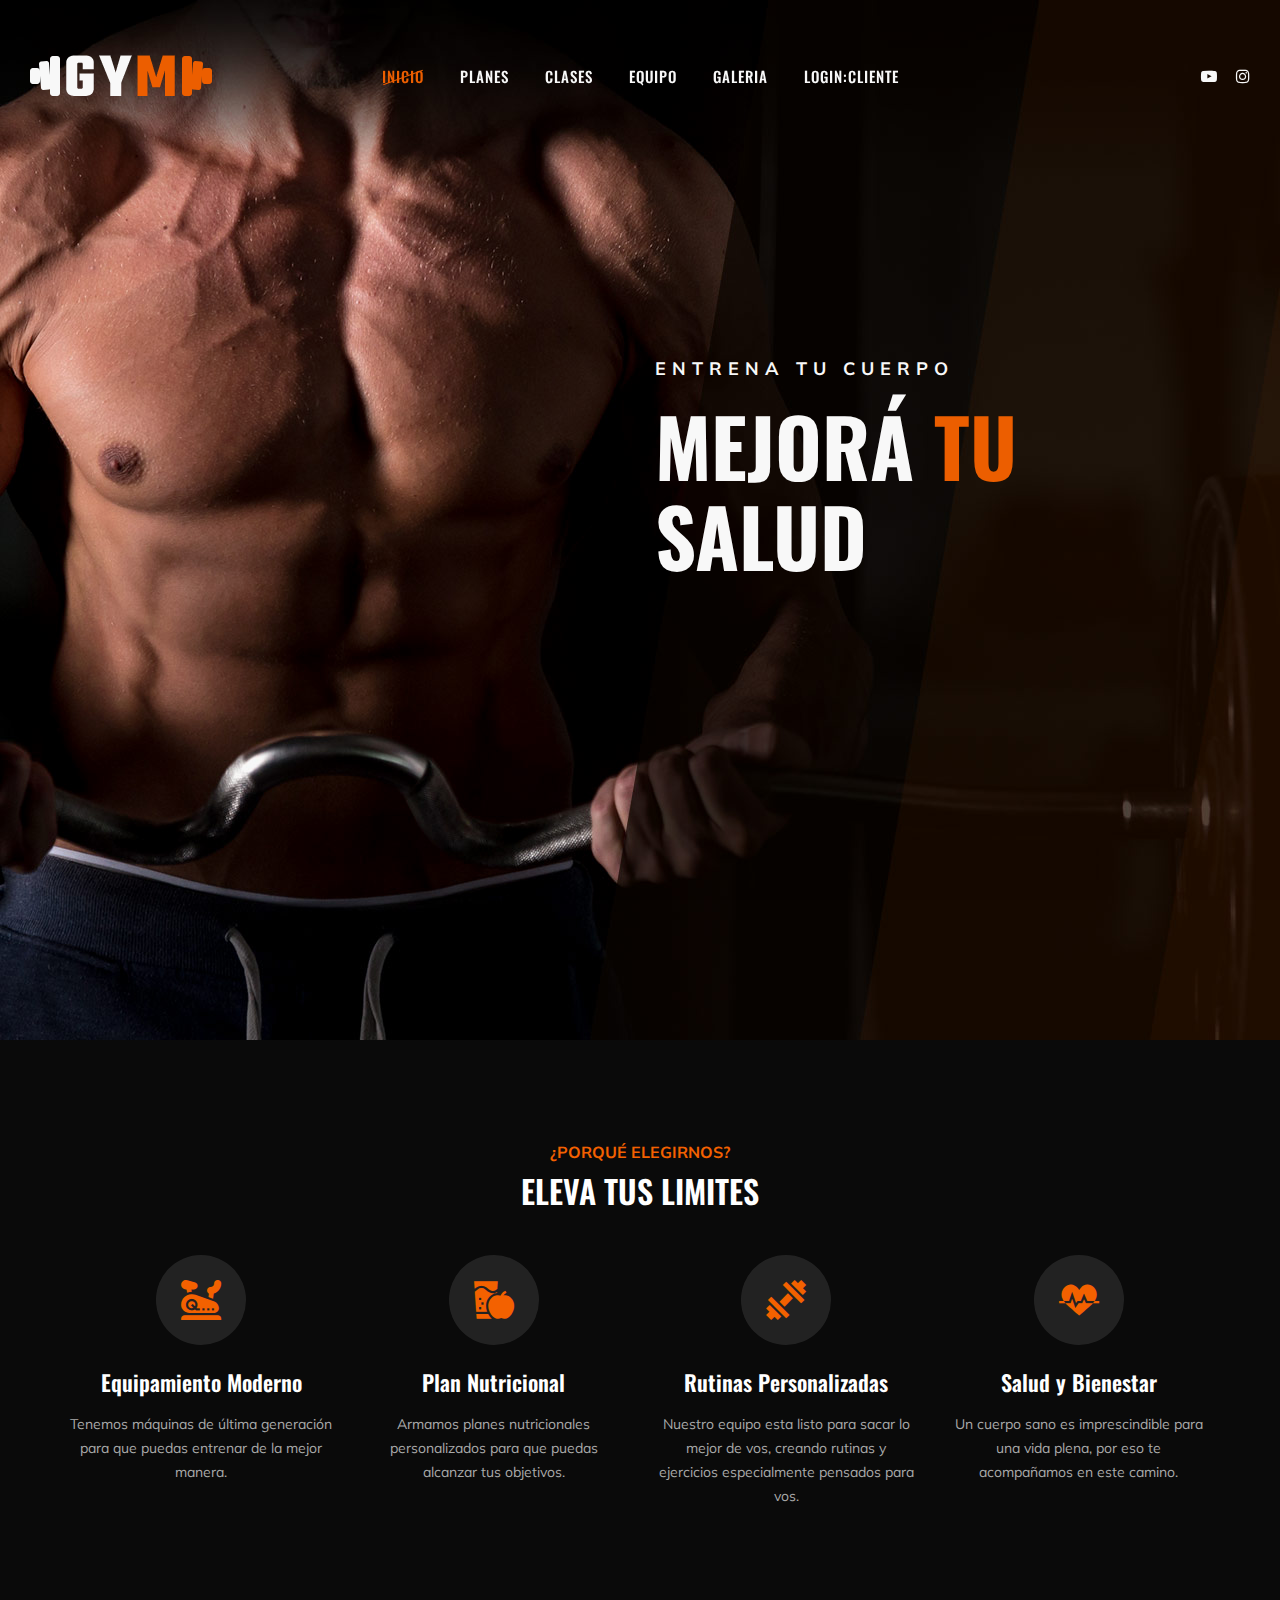
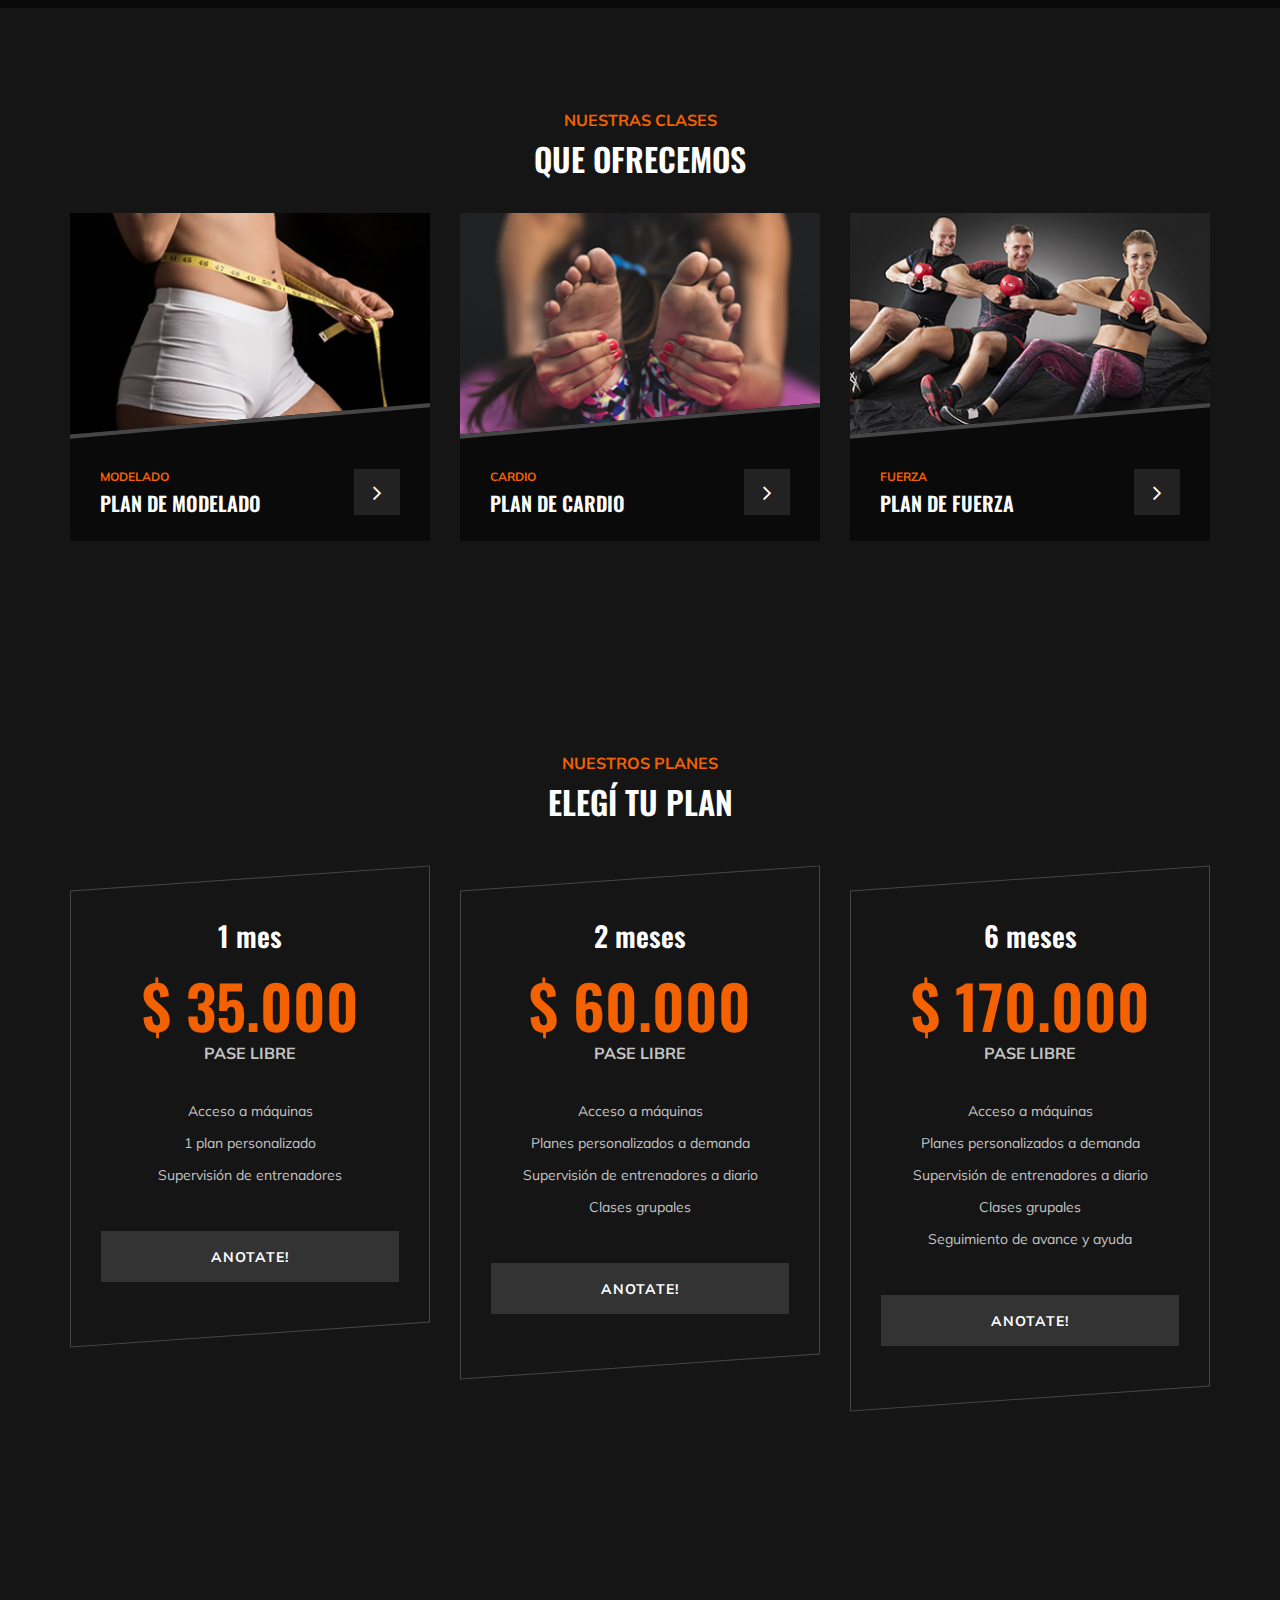
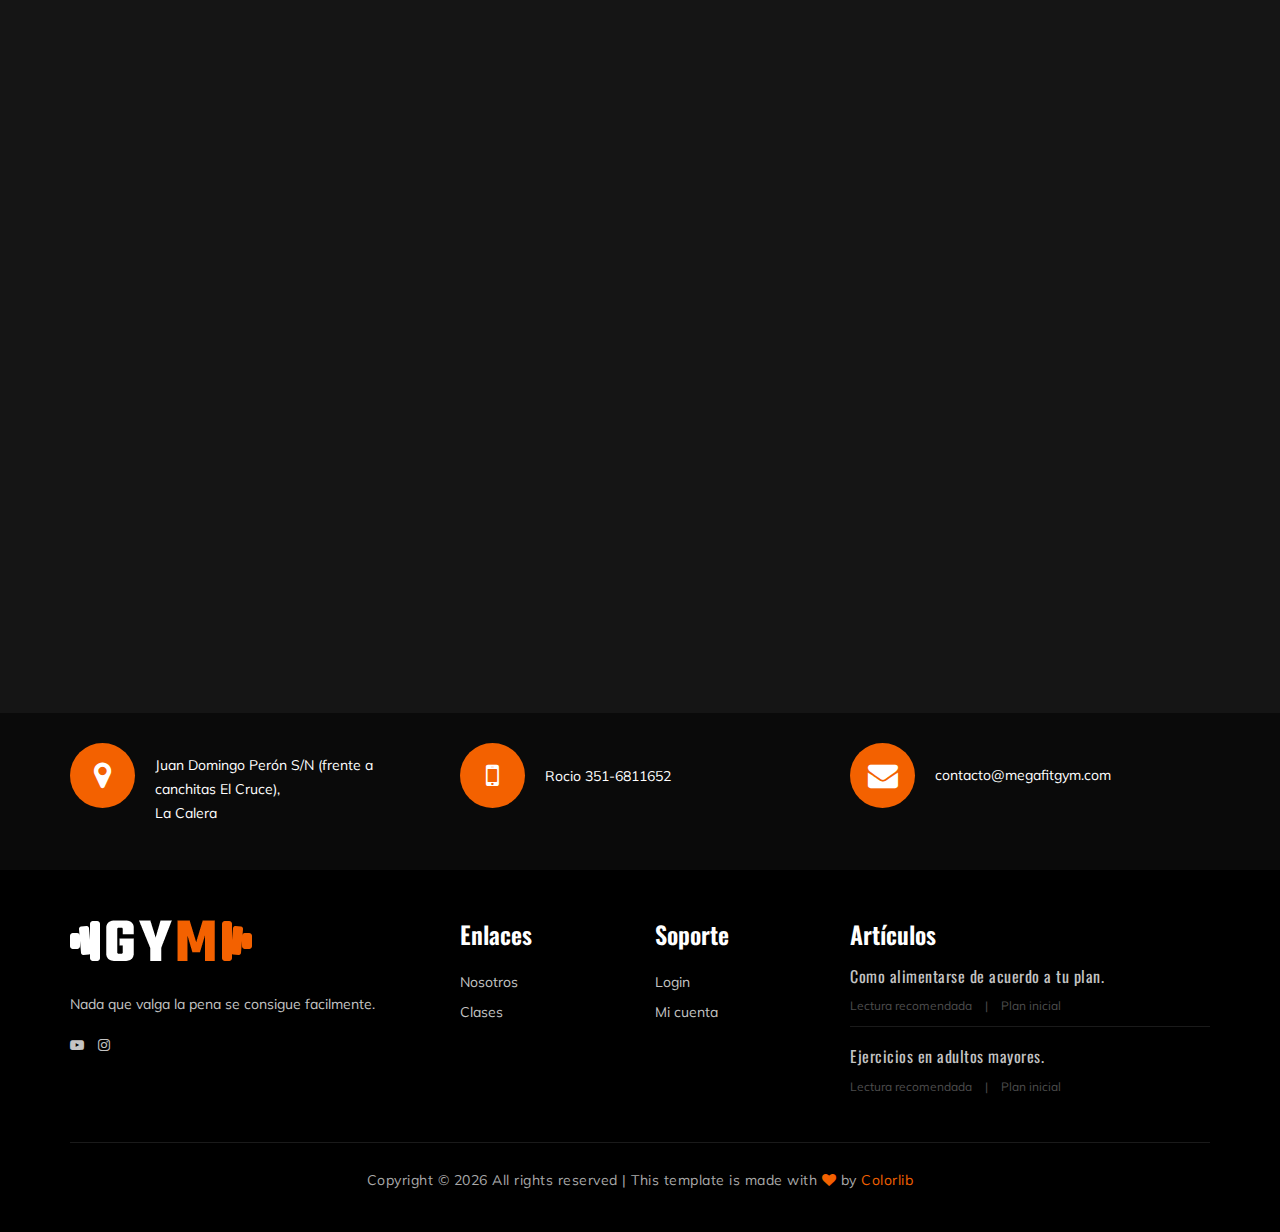
<file: index.html>
<!DOCTYPE html>
<html lang="es">

<head>
    <meta charset="UTF-8">
    <meta name="description" content="Gym Template">
    <meta name="keywords" content="gimnasio,megafIt">
    <meta name="viewport" content="width=device-width, initial-scale=1.0">
    <meta http-equiv="X-UA-Compatible" content="ie=edge">
    <title>MegaFit</title>

    <!-- Google Font -->
    <link href="https://fonts.googleapis.com/css?family=Muli:300,400,500,600,700,800,900&display=swap" rel="stylesheet">
    <link href="https://fonts.googleapis.com/css?family=Oswald:300,400,500,600,700&display=swap" rel="stylesheet">

    <!-- Css Styles -->
    <link rel="stylesheet" href="css/bootstrap.min.css" type="text/css">
    <link rel="stylesheet" href="css/font-awesome.min.css" type="text/css">
    <link rel="stylesheet" href="css/flaticon.css" type="text/css">
    <link rel="stylesheet" href="css/owl.carousel.min.css" type="text/css">
    <link rel="stylesheet" href="css/barfiller.css" type="text/css">
    <link rel="stylesheet" href="css/magnific-popup.css" type="text/css">
    <link rel="stylesheet" href="css/slicknav.min.css" type="text/css">
    <link rel="stylesheet" href="css/style.css" type="text/css">

    <!-- Favicon -->
    <link rel="apple-touch-icon" sizes="180x180" href="/apple-touch-icon.png">
    <link rel="icon" type="image/png" sizes="32x32" href="/favicon-32x32.png">
    <link rel="icon" type="image/png" sizes="16x16" href="/favicon-16x16.png">
    <link rel="manifest" href="/site.webmanifest">
</head>

<body>
    <!-- Page Preloder -->
    <div id="preloder">
        <div class="loader"></div>
    </div>

    <!-- Offcanvas Menu Section Begin -->
    <div class="offcanvas-menu-overlay"></div>
    <div class="offcanvas-menu-wrapper">
        <div class="canvas-close">
            <i class="fa fa-close"></i>
        </div>
        
        <nav class="canvas-menu mobile-menu">
            <img src="img/logo.png" alt="">
            <ul>
                <li><a href="./index.html">Inicio</a></li>
                <li><a href="./services.html">Planes</a></li>
                <li><a href="./class-details.html">Clases</a></li>
                <li><a href="./team.html">Equipo</a></li>
                <li><a href="./gallery.html">Galeria</a></li>
                <li><a href="./cliente/login.php">Login:CLIENTE</a></li>
            </ul>
        </nav>
        <div id="mobile-menu-wrap"></div>
        <div class="canvas-social">
            <a href="#"><i class="fa fa-youtube-play"></i></a>
            <a href="#"><i class="fa fa-instagram"></i></a>
        </div>
    </div>
    <!-- Offcanvas Menu Section End -->

    <!-- Header Section Begin -->
    <header class="header-section">
        <div class="container-fluid">
            <div class="row">
                <div class="col-lg-3">
                    <div class="logo">
                        <a href="./index.html">
                            <img src="img/logo.png" alt="">
                        </a>
                    </div>
                </div>
                <div class="col-lg-6">
                    <nav class="nav-menu">
                        <ul>
                            <li class="active"><a href="./index.html">Inicio</a></li>
                            <li><a href="./services.html">Planes</a></li>
                            <li><a href="./class-details.html">Clases</a></li>
                            <li><a href="./team.html">Equipo</a></li>
                            <li><a href="./gallery.html">Galeria</a></li>
                            <li><a href="./cliente/login.php">Login:CLIENTE</a></li>
                        </ul>
                    </nav>
                </div>
                <div class="col-lg-3">
                    <div class="top-option">
                        <!-- <div class="to-search search-switch">
                            <i class="fa fa-search"></i>
                        </div> -->
                        <div class="to-social">
                            <a href="#"><i class="fa fa-youtube-play"></i></a>
                            <a href="#"><i class="fa fa-instagram"></i></a>
                        </div>
                    </div>
                </div>
            </div>
            <div class="canvas-open">
                <i class="fa fa-bars"></i>
            </div>
        </div>
    </header>
    <!-- Header End -->

    <!-- Hero Section Begin -->
    <section class="hero-section">
        <div class="hs-slider owl-carousel">
            <div class="hs-item set-bg" data-setbg="img/hero/hero-1.jpg">
                <div class="container">
                    <div class="row">
                        <div class="col-lg-6 offset-lg-6">
                            <div class="hi-text">
                                <span>Entrena tu cuerpo</span>
                                <h1>Mejorá <strong>tu</strong> salud</h1>
                            </div>
                        </div>
                    </div>
                </div>
            </div>
        </div>
    </section>
    <!-- Hero Section End -->

    <!-- ChoseUs Section Begin -->
    <section class="choseus-section spad">
        <div class="container">
            <div class="row">
                <div class="col-lg-12">
                    <div class="section-title">
                        <span>¿Porqué elegirnos?</span>
                        <h2>ELEVA TUS LIMITES</h2>
                    </div>
                </div>
            </div>
            <div class="row">
                <div class="col-lg-3 col-sm-6">
                    <div class="cs-item">
                        <span class="flaticon-034-stationary-bike"></span>
                        <h4>Equipamiento Moderno</h4>
                        <p>Tenemos máquinas de última generación para que puedas entrenar de la mejor manera.</p>
                    </div>
                </div>
                <div class="col-lg-3 col-sm-6">
                    <div class="cs-item">
                        <span class="flaticon-033-juice"></span>
                        <h4>Plan Nutricional</h4>
                        <p>Armamos planes nutricionales personalizados para que puedas alcanzar tus objetivos.</p>
                    </div>
                </div>
                <div class="col-lg-3 col-sm-6">
                    <div class="cs-item">
                        <span class="flaticon-002-dumbell"></span>
                        <h4>Rutinas Personalizadas</h4>
                        <p>Nuestro equipo esta listo para sacar lo mejor de vos, creando rutinas y ejercicios especialmente pensados para vos.</p>
                    </div>
                </div>
                <div class="col-lg-3 col-sm-6">
                    <div class="cs-item">
                        <span class="flaticon-014-heart-beat"></span>
                        <h4>Salud y Bienestar</h4>
                        <p>Un cuerpo sano es imprescindible para una vida plena, por eso te acompañamos en este camino.</p>
                    </div>
                </div>
            </div>
        </div>
    </section>
    <!-- ChoseUs Section End -->

    <!-- Classes Section Begin -->
    <section class="classes-section spad">
        <div class="container">
            <div class="row">
                <div class="col-lg-12">
                    <div class="section-title">
                        <span>Nuestras Clases</span>
                        <h2>QUE OFRECEMOS</h2>
                    </div>
                </div>
            </div>
            <div class="row">
                <div class="col-lg-4 col-md-6">
                    <div class="class-item">
                        <div class="ci-pic">
                            <img src="img/classes/class-1.jpg" alt="">
                        </div>
                        <div class="ci-text">
                            <span>MODELADO</span>
                            <h5>Plan de modelado</h5>
                            <a href="#"><i class="fa fa-angle-right"></i></a>
                        </div>
                    </div>
                </div>
                <div class="col-lg-4 col-md-6">
                    <div class="class-item">
                        <div class="ci-pic">
                            <img src="img/classes/class-2.jpg" alt="">
                        </div>
                        <div class="ci-text">
                            <span>CARDIO</span>
                            <h5>Plan de Cardio</h5>
                            <a href="#"><i class="fa fa-angle-right"></i></a>
                        </div>
                    </div>
                </div>
                <div class="col-lg-4 col-md-6">
                    <div class="class-item">
                        <div class="ci-pic">
                            <img src="img/classes/class-3.jpg" alt="">
                        </div>
                        <div class="ci-text">
                            <span>FUERZA</span>
                            <h5>Plan de fuerza</h5>
                            <a href="#"><i class="fa fa-angle-right"></i></a>
                        </div>
                    </div>
                </div>
            </div>
        </div>
    </section>
    <!-- ChoseUs Section End -->

    <!-- Pricing Section Begin -->
    <section class="pricing-section spad">
        <div class="container">
            <div class="row">
                <div class="col-lg-12">
                    <div class="section-title">
                        <span>Nuestros planes</span>
                        <h2>Elegí tu plan</h2>
                    </div>
                </div>
            </div>
            <div class="row justify-content-center">
                <div class="col-lg-4 col-md-8">
                    <div class="ps-item">
                        <h3>1 mes</h3>
                        <div class="pi-price">
                            <h2>$ 35.000</h2>
                            <span>pase libre</span>
                        </div>
                        <ul>
                            <li>Acceso a máquinas</li>
                            <li>1 plan personalizado</li>
                            <li>Supervisión de entrenadores</li>
                        </ul>
                        <a href="#" class="primary-btn pricing-btn">Anotate!</a>
                    </div>
                </div>
                <div class="col-lg-4 col-md-8">
                    <div class="ps-item">
                        <h3>2 meses</h3>
                        <div class="pi-price">
                            <h2>$ 60.000</h2>
                            <span>pase libre</span>
                        </div>
                        <ul>
                            <li>Acceso a máquinas</li>
                            <li>Planes personalizados a demanda</li>
                            <li>Supervisión de entrenadores a diario</li>
                            <li>Clases grupales</li>
                        </ul>
                        <a href="#" class="primary-btn pricing-btn">Anotate!</a>
                    </div>
                </div>
                <div class="col-lg-4 col-md-8">
                    <div class="ps-item">
                        <h3>6 meses</h3>
                        <div class="pi-price">
                            <h2>$ 170.000</h2>
                            <span>pase libre</span>
                        </div>
                        <ul>
                            <li>Acceso a máquinas</li>
                            <li>Planes personalizados a demanda</li>
                            <li>Supervisión de entrenadores a diario</li>
                            <li>Clases grupales</li>
                            <li>Seguimiento de avance y ayuda</li>
                        </ul>
                        <a href="#" class="primary-btn pricing-btn">Anotate!</a>
                    </div>
                </div>
            </div>
        </div>
    </section>
    <!-- Pricing Section End -->


    <!-- Contact Section Begin Google Maps Ubication-->
    <section class="contact-section spad">
        <div class="container">

            <div class="map">
                <iframe
                    src="https://www.google.com/maps/embed?pb=!1m18!1m12!1m3!1d425.9203024778031!2d-64.33961682021624!3d-31.34897673929531!2m3!1f0!2f0!3f0!3m2!1i1024!2i768!4f13.1!3m3!1m2!1s0x942d637635986107%3A0x70f8a001b75dbf56!2sMega%20Fit!5e0!3m2!1ses!2sar!4v1767812258021!5m2!1ses!2sar"
                    width="600" height="450" style="border:0;" allowfullscreen="" loading="lazy"
                    referrerpolicy="no-referrer-when-downgrade"></iframe>
            </div>
        </div>
    </section>
    <!-- Contact Section End -->

    <!-- Get In Touch Section Begin -->
    <div class="gettouch-section">
        <div class="container">
            <div class="row">
                <div class="col-md-4">
                    <div class="gt-text">
                        <i class="fa fa-map-marker"></i>
                        <p>Juan Domingo Perón S/N (frente a canchitas El Cruce),<br /> La Calera</p>
                    </div>
                </div>
                <div class="col-md-4">
                    <div class="gt-text">
                        <i class="fa fa-mobile"></i>
                        <ul>
                            <li>Rocio 351-6811652</li>
                        </ul>
                    </div>
                </div>
                <div class="col-md-4">
                    <div class="gt-text email">
                        <i class="fa fa-envelope"></i>
                        <p>contacto@megafitgym.com</p>
                    </div>
                </div>
            </div>
        </div>
    </div>
    <!-- Get In Touch Section End -->

    <!-- Footer Section Begin -->
    <section class="footer-section">
        <div class="container">
            <div class="row">
                <div class="col-lg-4">
                    <div class="fs-about">
                        <div class="fa-logo">
                            <a href="#"><img src="img/logo.png" alt=""></a>
                        </div>
                        <p>Nada que valga la pena se consigue facilmente.</p>
                        <div class="fa-social">
                            <!-- <a href="#"><i class="fa fa-facebook"></i></a> -->
                            <!-- <a href="#"><i class="fa fa-twitter"></i></a> -->
                            <a href="#"><i class="fa fa-youtube-play"></i></a>
                            <a href="#"><i class="fa fa-instagram"></i></a>
                            <!-- <a href="#"><i class="fa  fa-envelope-o"></i></a> -->
                        </div>
                    </div>
                </div>
                <div class="col-lg-2 col-md-3 col-sm-6">
                    <div class="fs-widget">
                        <h4>Enlaces</h4>
                        <ul>
                            <li><a href="#">Nosotros</a></li>
                            <!-- <li><a href="#">Blog</a></li> -->
                            <li><a href="#">Clases</a></li>
                            <!-- <li><a href="#">Contact</a></li> -->
                        </ul>
                    </div>
                </div>
                <div class="col-lg-2 col-md-3 col-sm-6">
                    <div class="fs-widget">
                        <h4>Soporte</h4>
                        <ul>
                            <li><a href="#">Login</a></li>
                            <li><a href="#">Mi cuenta</a></li>
                            <!-- <li><a href="#">Subscribe</a></li> -->
                            <!-- <li><a href="#">Contact</a></li> -->
                        </ul>
                    </div>
                </div>
                <div class="col-lg-4 col-md-6">
                    <div class="fs-widget">
                        <h4>Artículos</h4>
                        <div class="fw-recent">
                            <h6><a href="blog-details-alimentacion.html">Como alimentarse de acuerdo a tu plan.</a></h6>
                            <ul>
                                <li>Lectura recomendada</li>
                                <li>Plan inicial</li>
                            </ul>
                        </div>
                        <div class="fw-recent">
                            <h6><a href="blog-details-adultos.html">Ejercicios en adultos mayores.</a></h6>
                            <ul>
                                <li>Lectura recomendada</li>
                                <li>Plan inicial</li>
                            </ul>
                        </div>
                    </div>
                </div>
            </div>
            <div class="row">
                <div class="col-lg-12 text-center">
                    <div class="copyright-text">
                        <p><!-- Link back to Colorlib can't be removed. Template is licensed under CC BY 3.0. -->
                            Copyright &copy;
                            <script>document.write(new Date().getFullYear());</script> All rights reserved | This
                            template is made with <i class="fa fa-heart" aria-hidden="true"></i> by <a
                                href="https://colorlib.com" target="_blank">Colorlib</a>
                            <!-- Link back to Colorlib can't be removed. Template is licensed under CC BY 3.0. -->
                        </p>
                    </div>
                </div>
            </div>
        </div>
    </section>
    <!-- Footer Section End -->

    

    <!-- Js Plugins -->
    <script src="js/jquery-3.3.1.min.js"></script>
    <script src="js/bootstrap.min.js"></script>
    <script src="js/jquery.magnific-popup.min.js"></script>
    <script src="js/masonry.pkgd.min.js"></script>
    <script src="js/jquery.barfiller.js"></script>
    <script src="js/jquery.slicknav.js"></script>
    <script src="js/owl.carousel.min.js"></script>
    <script src="js/main.js"></script>



</body>

</html>
</file>
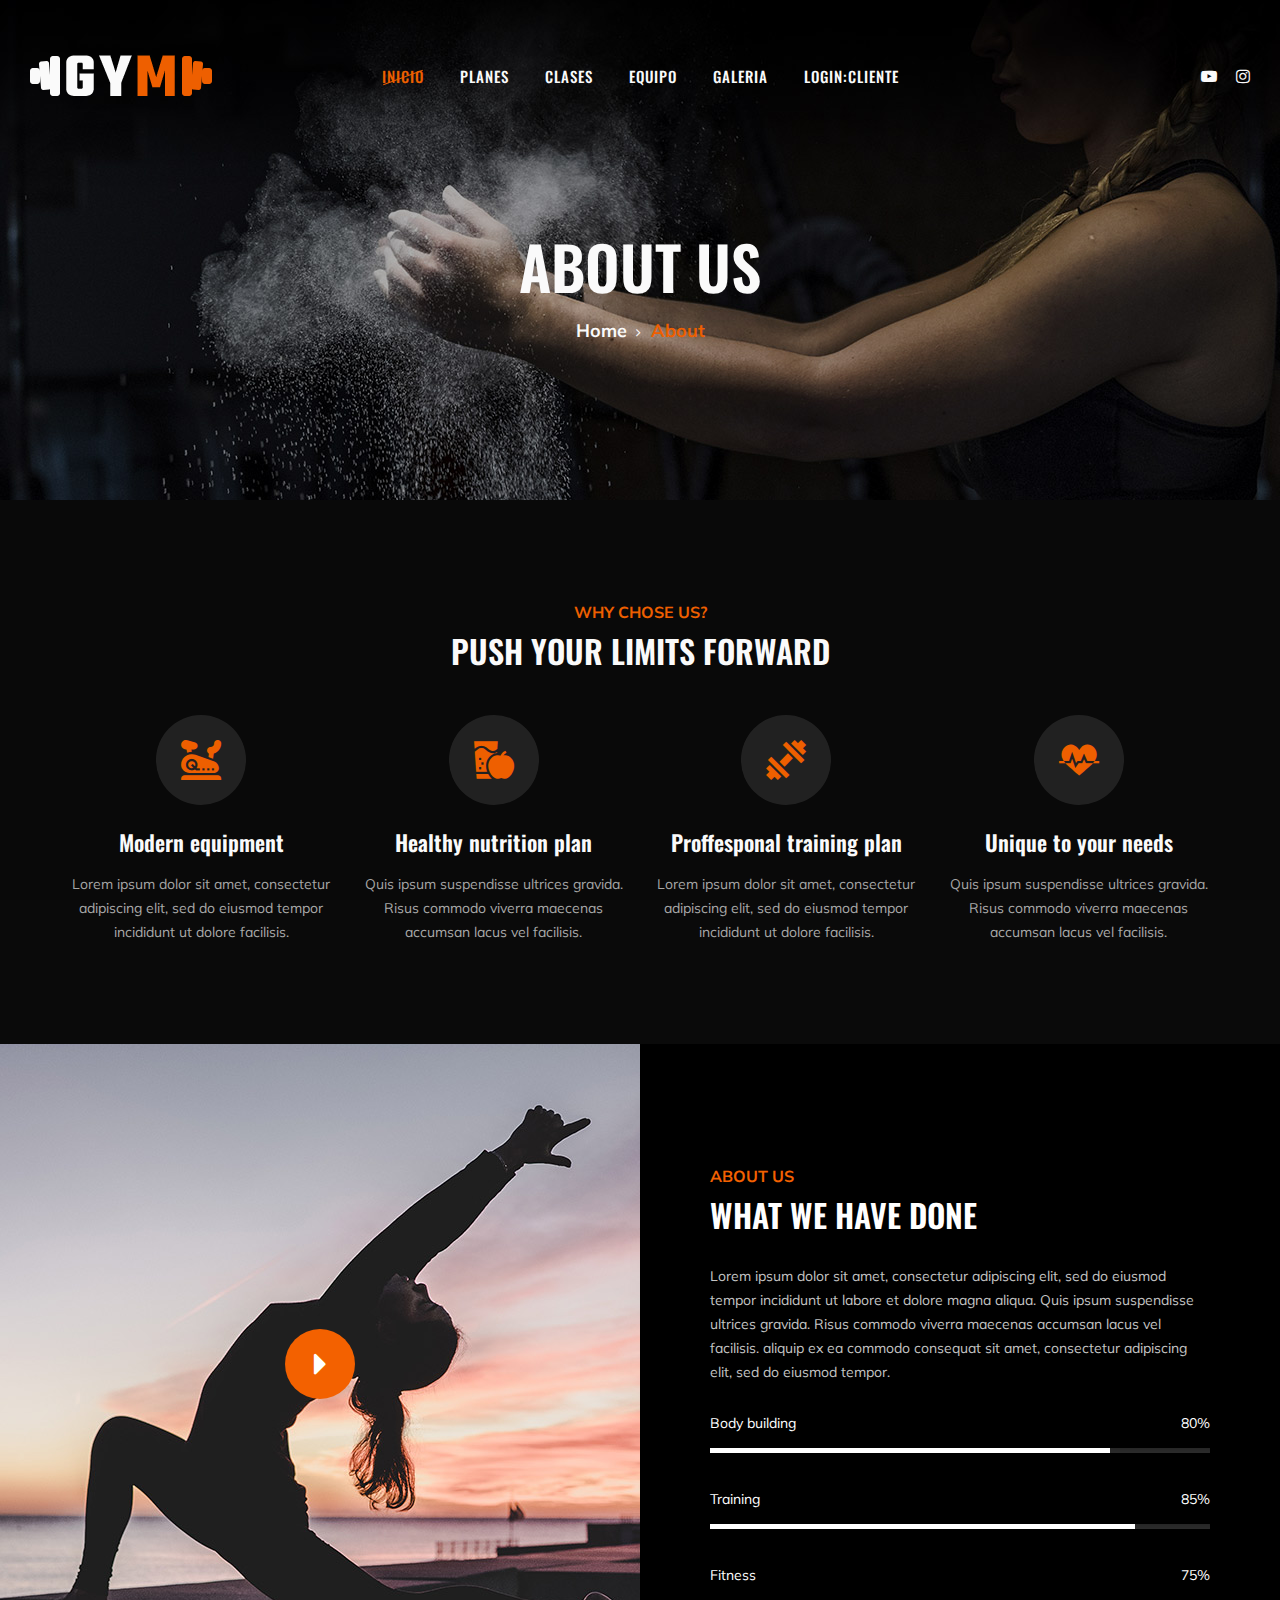
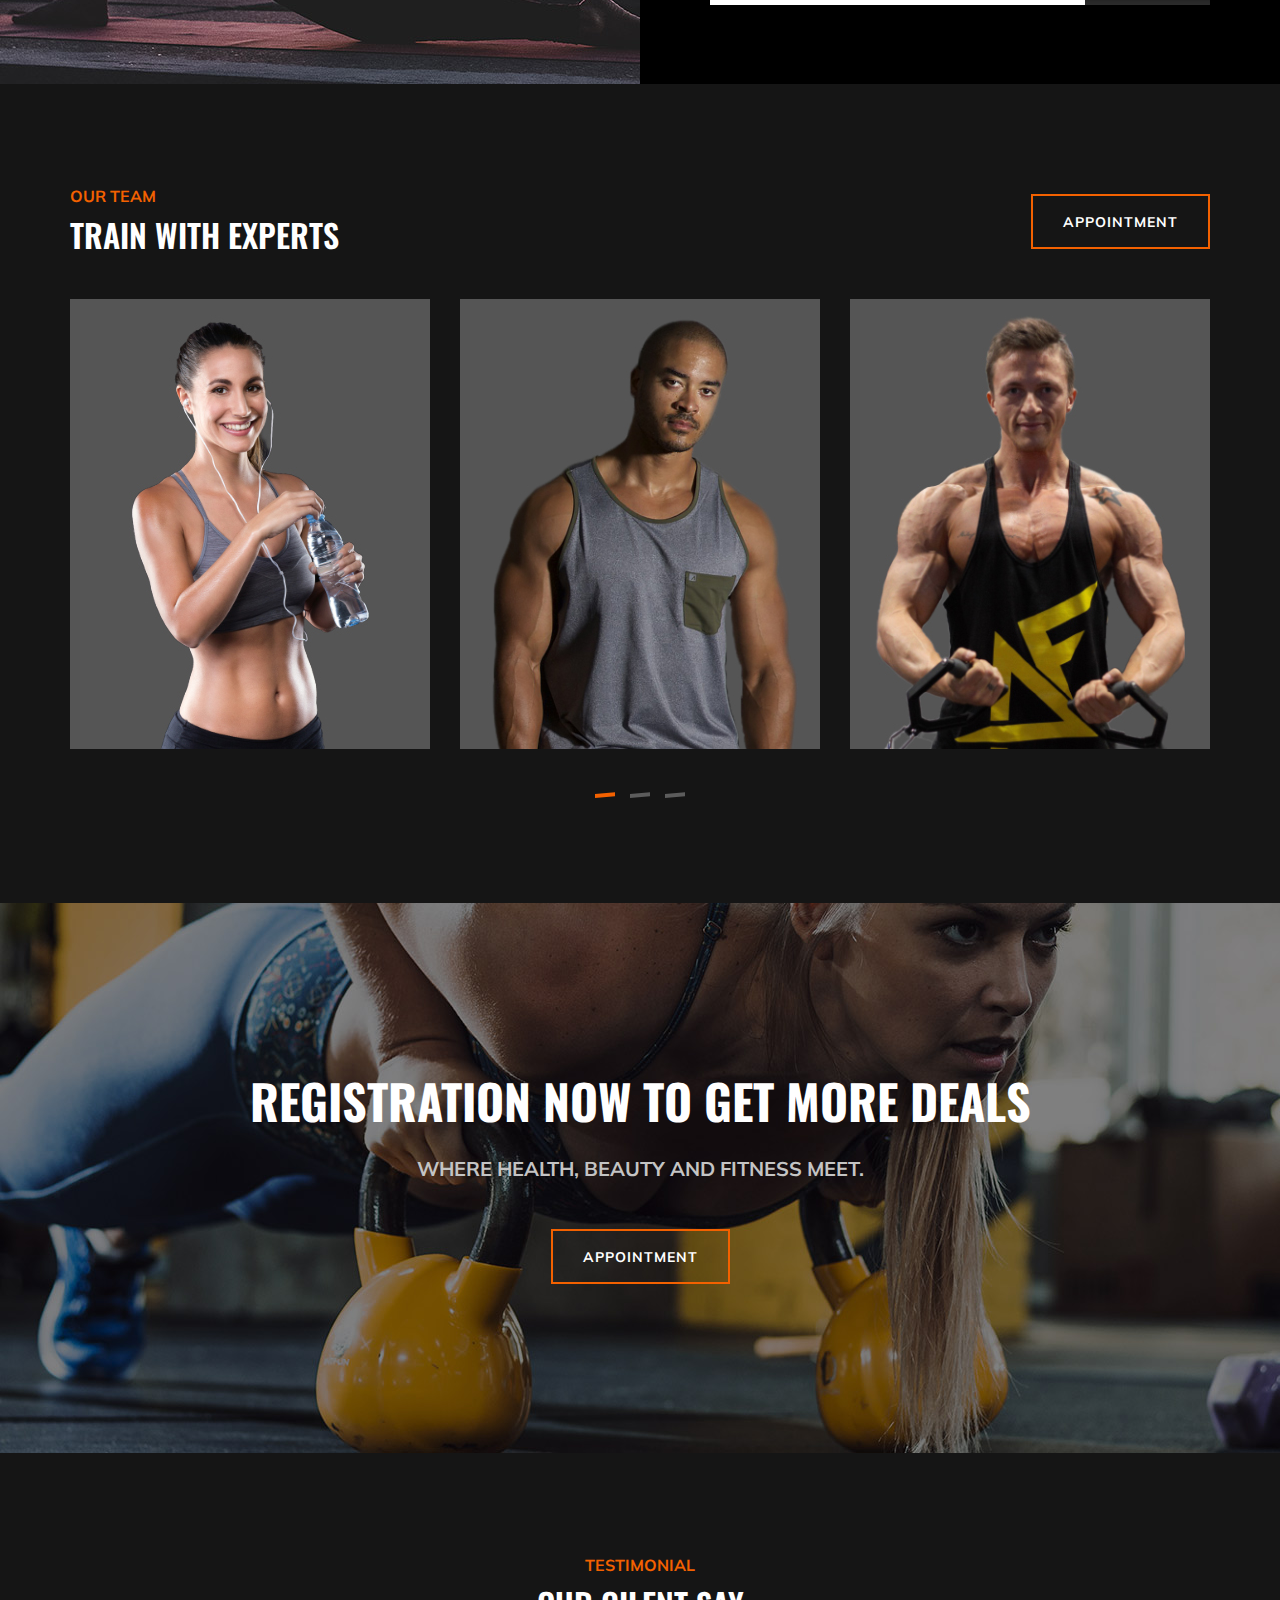
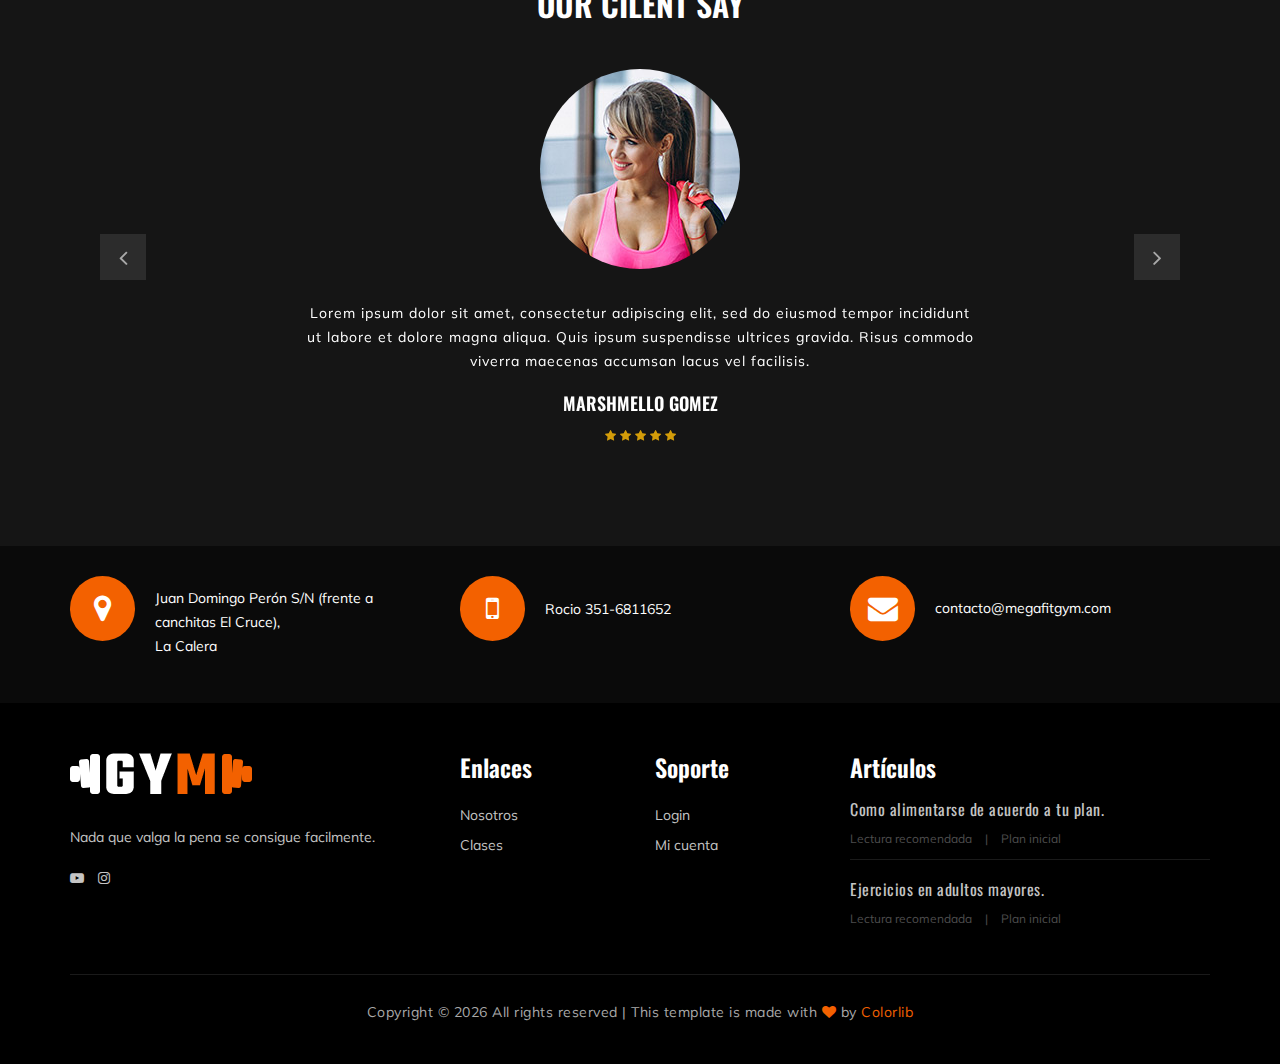
<file: about-us.html>
<!DOCTYPE html>
<html lang="es">

<head>
    <meta charset="UTF-8">
    <meta name="description" content="Gym Template">
    <meta name="keywords" content="gimnasio,megafIt">
    <meta name="viewport" content="width=device-width, initial-scale=1.0">
    <meta http-equiv="X-UA-Compatible" content="ie=edge">
    <title>MegaFit</title>

    <!-- Google Font -->
    <link href="https://fonts.googleapis.com/css?family=Muli:300,400,500,600,700,800,900&display=swap" rel="stylesheet">
    <link href="https://fonts.googleapis.com/css?family=Oswald:300,400,500,600,700&display=swap" rel="stylesheet">

    <!-- Css Styles -->
    <link rel="stylesheet" href="css/bootstrap.min.css" type="text/css">
    <link rel="stylesheet" href="css/font-awesome.min.css" type="text/css">
    <link rel="stylesheet" href="css/flaticon.css" type="text/css">
    <link rel="stylesheet" href="css/owl.carousel.min.css" type="text/css">
    <link rel="stylesheet" href="css/barfiller.css" type="text/css">
    <link rel="stylesheet" href="css/magnific-popup.css" type="text/css">
    <link rel="stylesheet" href="css/slicknav.min.css" type="text/css">
    <link rel="stylesheet" href="css/style.css" type="text/css">

    <!-- Favicon -->
    <link rel="apple-touch-icon" sizes="180x180" href="/apple-touch-icon.png">
    <link rel="icon" type="image/png" sizes="32x32" href="/favicon-32x32.png">
    <link rel="icon" type="image/png" sizes="16x16" href="/favicon-16x16.png">
    <link rel="manifest" href="/site.webmanifest">
    
</head>

<body>
    <!-- Page Preloder -->
    <div id="preloder">
        <div class="loader"></div>
    </div>

    <!-- Offcanvas Menu Section Begin -->
    <div class="offcanvas-menu-overlay"></div>
    <div class="offcanvas-menu-wrapper">
        <div class="canvas-close">
            <i class="fa fa-close"></i>
        </div>
        
        <nav class="canvas-menu mobile-menu">
            <ul>
                <li><a href="./index.html">Inicio</a></li>
                <!-- <li><a href="./about-us.html">Nosotros</a></li> -->
                <li><a href="./services.html">Planes</a></li>
                <li><a href="./class-details.html">Clases</a></li>
                <li><a href="./team.html">Equipo</a></li>
                <li><a href="./gallery.html">Galeria</a></li>
                <li><a href="./cliente/login.php">Login:CLIENTE</a></li>
                <!-- <li><a href="./contact.html">Contact</a></li> -->
            </ul>
        </nav>
        <div id="mobile-menu-wrap"></div>
        <div class="canvas-social">
            <!-- <a href="#"><i class="fa fa-facebook"></i></a> -->
            <!-- <a href="#"><i class="fa fa-twitter"></i></a> -->
            <a href="#"><i class="fa fa-youtube-play"></i></a>
            <a href="#"><i class="fa fa-instagram"></i></a>
        </div>
    </div>
    <!-- Offcanvas Menu Section End -->

    <!-- Header Section Begin -->
    <header class="header-section">
        <div class="container-fluid">
            <div class="row">
                <div class="col-lg-3">
                    <div class="logo">
                        <a href="./index.html">
                            <img src="img/logo.png" alt="">
                        </a>
                    </div>
                </div>
                <div class="col-lg-6">
                    <nav class="nav-menu">
                        <ul>
                            <li class="active"><a href="./index.html">Inicio</a></li>
                            <!-- <li><a href="./about-us.html">Nosotros</a></li> -->
                            <li><a href="./services.html">Planes</a></li>
                            <li><a href="./class-details.html">Clases</a></li>
                            <li><a href="./team.html">Equipo</a></li>
                            <li><a href="./gallery.html">Galeria</a></li>
                            <!-- <li><a href="./contact.html">Contacto</a></li> -->
                            <li><a href="./cliente/login.php">Login:CLIENTE</a></li>
                        </ul>
                    </nav>
                </div>
                <div class="col-lg-3">
                    <div class="top-option">
                        <!-- <div class="to-search search-switch">
                            <i class="fa fa-search"></i>
                        </div> -->
                        <div class="to-social">
                            <!-- <a href="#"><i class="fa fa-facebook"></i></a> -->
                            <!-- <a href="#"><i class="fa fa-twitter"></i></a> -->
                            <a href="#"><i class="fa fa-youtube-play"></i></a>
                            <a href="#"><i class="fa fa-instagram"></i></a>
                        </div>
                    </div>
                </div>
            </div>
            <div class="canvas-open">
                <i class="fa fa-bars"></i>
            </div>
        </div>
    </header>
    <!-- Header End -->

    <!-- Breadcrumb Section Begin -->
    <section class="breadcrumb-section set-bg" data-setbg="img/breadcrumb-bg.jpg">
        <div class="container">
            <div class="row">
                <div class="col-lg-12 text-center">
                    <div class="breadcrumb-text">
                        <h2>About us</h2>
                        <div class="bt-option">
                            <a href="./index.html">Home</a>
                            <span>About</span>
                        </div>
                    </div>
                </div>
            </div>
        </div>
    </section>
    <!-- Breadcrumb Section End -->

    <!-- ChoseUs Section Begin -->
    <section class="choseus-section spad">
        <div class="container">
            <div class="row">
                <div class="col-lg-12">
                    <div class="section-title">
                        <span>Why chose us?</span>
                        <h2>PUSH YOUR LIMITS FORWARD</h2>
                    </div>
                </div>
            </div>
            <div class="row">
                <div class="col-lg-3 col-sm-6">
                    <div class="cs-item">
                        <span class="flaticon-034-stationary-bike"></span>
                        <h4>Modern equipment</h4>
                        <p>Lorem ipsum dolor sit amet, consectetur adipiscing elit, sed do eiusmod tempor incididunt ut
                            dolore facilisis.</p>
                    </div>
                </div>
                <div class="col-lg-3 col-sm-6">
                    <div class="cs-item">
                        <span class="flaticon-033-juice"></span>
                        <h4>Healthy nutrition plan</h4>
                        <p>Quis ipsum suspendisse ultrices gravida. Risus commodo viverra maecenas accumsan lacus vel
                            facilisis.</p>
                    </div>
                </div>
                <div class="col-lg-3 col-sm-6">
                    <div class="cs-item">
                        <span class="flaticon-002-dumbell"></span>
                        <h4>Proffesponal training plan</h4>
                        <p>Lorem ipsum dolor sit amet, consectetur adipiscing elit, sed do eiusmod tempor incididunt ut
                            dolore facilisis.</p>
                    </div>
                </div>
                <div class="col-lg-3 col-sm-6">
                    <div class="cs-item">
                        <span class="flaticon-014-heart-beat"></span>
                        <h4>Unique to your needs</h4>
                        <p>Quis ipsum suspendisse ultrices gravida. Risus commodo viverra maecenas accumsan lacus vel
                            facilisis.</p>
                    </div>
                </div>
            </div>
        </div>
    </section>
    <!-- ChoseUs Section End -->

    <!-- About US Section Begin -->
    <section class="aboutus-section">
        <div class="container-fluid">
            <div class="row">
                <div class="col-lg-6 p-0">
                    <div class="about-video set-bg" data-setbg="img/about-us.jpg">
                        <a href="https://www.youtube.com/watch?v=EzKkl64rRbM" class="play-btn video-popup"><i
                                class="fa fa-caret-right"></i></a>
                    </div>
                </div>
                <div class="col-lg-6 p-0">
                    <div class="about-text">
                        <div class="section-title">
                            <span>About Us</span>
                            <h2>What we have done</h2>
                        </div>
                        <div class="at-desc">
                            <p>Lorem ipsum dolor sit amet, consectetur adipiscing elit, sed do eiusmod tempor incididunt
                                ut labore et dolore magna aliqua. Quis ipsum suspendisse ultrices gravida. Risus commodo
                                viverra maecenas accumsan lacus vel facilisis. aliquip ex ea commodo consequat sit amet,
                                consectetur adipiscing elit, sed do eiusmod tempor.</p>
                        </div>
                        <div class="about-bar">
                            <div class="ab-item">
                                <p>Body building</p>
                                <div id="bar1" class="barfiller">
                                    <span class="fill" data-percentage="80"></span>
                                    <div class="tipWrap">
                                        <span class="tip"></span>
                                    </div>
                                </div>
                            </div>
                            <div class="ab-item">
                                <p>Training</p>
                                <div id="bar2" class="barfiller">
                                    <span class="fill" data-percentage="85"></span>
                                    <div class="tipWrap">
                                        <span class="tip"></span>
                                    </div>
                                </div>
                            </div>
                            <div class="ab-item">
                                <p>Fitness</p>
                                <div id="bar3" class="barfiller">
                                    <span class="fill" data-percentage="75"></span>
                                    <div class="tipWrap">
                                        <span class="tip"></span>
                                    </div>
                                </div>
                            </div>
                        </div>
                    </div>
                </div>
            </div>
        </div>
    </section>
    <!-- About US Section End -->

    <!-- Team Section Begin -->
    <section class="team-section spad">
        <div class="container">
            <div class="row">
                <div class="col-lg-12">
                    <div class="team-title">
                        <div class="section-title">
                            <span>Our Team</span>
                            <h2>TRAIN WITH EXPERTS</h2>
                        </div>
                        <a href="#" class="primary-btn btn-normal appoinment-btn">appointment</a>
                    </div>
                </div>
            </div>
            <div class="row">
                <div class="ts-slider owl-carousel">
                    <div class="col-lg-4">
                        <div class="ts-item set-bg" data-setbg="img/team/team-1.jpg">
                            <div class="ts_text">
                                <h4>Athart Rachel</h4>
                                <span>Gym Trainer</span>
                            </div>
                        </div>
                    </div>
                    <div class="col-lg-4">
                        <div class="ts-item set-bg" data-setbg="img/team/team-2.jpg">
                            <div class="ts_text">
                                <h4>Athart Rachel</h4>
                                <span>Gym Trainer</span>
                            </div>
                        </div>
                    </div>
                    <div class="col-lg-4">
                        <div class="ts-item set-bg" data-setbg="img/team/team-3.jpg">
                            <div class="ts_text">
                                <h4>Athart Rachel</h4>
                                <span>Gym Trainer</span>
                            </div>
                        </div>
                    </div>
                    <div class="col-lg-4">
                        <div class="ts-item set-bg" data-setbg="img/team/team-4.jpg">
                            <div class="ts_text">
                                <h4>Athart Rachel</h4>
                                <span>Gym Trainer</span>
                            </div>
                        </div>
                    </div>
                    <div class="col-lg-4">
                        <div class="ts-item set-bg" data-setbg="img/team/team-5.jpg">
                            <div class="ts_text">
                                <h4>Athart Rachel</h4>
                                <span>Gym Trainer</span>
                            </div>
                        </div>
                    </div>
                    <div class="col-lg-4">
                        <div class="ts-item set-bg" data-setbg="img/team/team-6.jpg">
                            <div class="ts_text">
                                <h4>Athart Rachel</h4>
                                <span>Gym Trainer</span>
                            </div>
                        </div>
                    </div>
                </div>
            </div>
        </div>
    </section>
    <!-- Team Section End -->

    <!-- Banner Section Begin -->
    <section class="banner-section set-bg" data-setbg="img/banner-bg.jpg">
        <div class="container">
            <div class="row">
                <div class="col-lg-12 text-center">
                    <div class="bs-text">
                        <h2>registration now to get more deals</h2>
                        <div class="bt-tips">Where health, beauty and fitness meet.</div>
                        <a href="#" class="primary-btn  btn-normal">Appointment</a>
                    </div>
                </div>
            </div>
        </div>
    </section>
    <!-- Banner Section End -->

    <!-- Testimonial Section Begin -->
    <section class="testimonial-section spad">
        <div class="container">
            <div class="row">
                <div class="col-lg-12">
                    <div class="section-title">
                        <span>Testimonial</span>
                        <h2>Our cilent say</h2>
                    </div>
                </div>
            </div>
            <div class="ts_slider owl-carousel">
                <div class="ts_item">
                    <div class="row">
                        <div class="col-lg-12 text-center">
                            <div class="ti_pic">
                                <img src="img/testimonial/testimonial-1.jpg" alt="">
                            </div>
                            <div class="ti_text">
                                <p>Lorem ipsum dolor sit amet, consectetur adipiscing elit, sed do eiusmod tempor
                                    incididunt<br /> ut labore et dolore magna aliqua. Quis ipsum suspendisse ultrices
                                    gravida. Risus commodo<br /> viverra maecenas accumsan lacus vel facilisis.</p>
                                <h5>Marshmello Gomez</h5>
                                <div class="tt-rating">
                                    <i class="fa fa-star"></i>
                                    <i class="fa fa-star"></i>
                                    <i class="fa fa-star"></i>
                                    <i class="fa fa-star"></i>
                                    <i class="fa fa-star"></i>
                                </div>
                            </div>
                        </div>
                    </div>
                </div>
                <div class="ts_item">
                    <div class="row">
                        <div class="col-lg-12 text-center">
                            <div class="ti_pic">
                                <img src="img/testimonial/testimonial-2.jpg" alt="">
                            </div>
                            <div class="ti_text">
                                <p>Lorem ipsum dolor sit amet, consectetur adipiscing elit, sed do eiusmod tempor
                                    incididunt<br /> ut labore et dolore magna aliqua. Quis ipsum suspendisse ultrices
                                    gravida. Risus commodo<br /> viverra maecenas accumsan lacus vel facilisis.</p>
                                <h5>Marshmello Gomez</h5>
                                <div class="tt-rating">
                                    <i class="fa fa-star"></i>
                                    <i class="fa fa-star"></i>
                                    <i class="fa fa-star"></i>
                                    <i class="fa fa-star"></i>
                                    <i class="fa fa-star"></i>
                                </div>
                            </div>
                        </div>
                    </div>
                </div>
            </div>
        </div>
    </section>
    <!-- Testimonial Section End -->

    <!-- Get In Touch Section Begin -->
    <div class="gettouch-section">
        <div class="container">
            <div class="row">
                <div class="col-md-4">
                    <div class="gt-text">
                        <i class="fa fa-map-marker"></i>
                        <p>Juan Domingo Perón S/N (frente a canchitas El Cruce),<br /> La Calera</p>
                    </div>
                </div>
                <div class="col-md-4">
                    <div class="gt-text">
                        <i class="fa fa-mobile"></i>
                        <ul>
                            <li>Rocio 351-6811652</li>
                        </ul>
                    </div>
                </div>
                <div class="col-md-4">
                    <div class="gt-text email">
                        <i class="fa fa-envelope"></i>
                        <p>contacto@megafitgym.com</p>
                    </div>
                </div>
            </div>
        </div>
    </div>
    <!-- Get In Touch Section End -->

    <!-- Footer Section Begin -->
    <section class="footer-section">
        <div class="container">
            <div class="row">
                <div class="col-lg-4">
                    <div class="fs-about">
                        <div class="fa-logo">
                            <a href="#"><img src="img/logo.png" alt=""></a>
                        </div>
                        <p>Nada que valga la pena se consigue facilmente.</p>
                        <div class="fa-social">
                            <!-- <a href="#"><i class="fa fa-facebook"></i></a> -->
                            <!-- <a href="#"><i class="fa fa-twitter"></i></a> -->
                            <a href="#"><i class="fa fa-youtube-play"></i></a>
                            <a href="#"><i class="fa fa-instagram"></i></a>
                            <!-- <a href="#"><i class="fa  fa-envelope-o"></i></a> -->
                        </div>
                    </div>
                </div>
                <div class="col-lg-2 col-md-3 col-sm-6">
                    <div class="fs-widget">
                        <h4>Enlaces</h4>
                        <ul>
                            <li><a href="#">Nosotros</a></li>
                            <!-- <li><a href="#">Blog</a></li> -->
                            <li><a href="#">Clases</a></li>
                            <!-- <li><a href="#">Contact</a></li> -->
                        </ul>
                    </div>
                </div>
                <div class="col-lg-2 col-md-3 col-sm-6">
                    <div class="fs-widget">
                        <h4>Soporte</h4>
                        <ul>
                            <li><a href="#">Login</a></li>
                            <li><a href="#">Mi cuenta</a></li>
                            <!-- <li><a href="#">Subscribe</a></li> -->
                            <!-- <li><a href="#">Contact</a></li> -->
                        </ul>
                    </div>
                </div>
                <div class="col-lg-4 col-md-6">
                    <div class="fs-widget">
                        <h4>Artículos</h4>
                        <div class="fw-recent">
                            <h6><a href="blog-details-alimentacion.html">Como alimentarse de acuerdo a tu plan.</a></h6>
                            <ul>
                                <li>Lectura recomendada</li>
                                <li>Plan inicial</li>
                            </ul>
                        </div>
                        <div class="fw-recent">
                            <h6><a href="blog-details-adultos.html">Ejercicios en adultos mayores.</a></h6>
                            <ul>
                                <li>Lectura recomendada</li>
                                <li>Plan inicial</li>
                            </ul>
                        </div>
                    </div>
                </div>
            </div>
            <div class="row">
                <div class="col-lg-12 text-center">
                    <div class="copyright-text">
                        <p><!-- Link back to Colorlib can't be removed. Template is licensed under CC BY 3.0. -->
                            Copyright &copy;
                            <script>document.write(new Date().getFullYear());</script> All rights reserved | This
                            template is made with <i class="fa fa-heart" aria-hidden="true"></i> by <a
                                href="https://colorlib.com" target="_blank">Colorlib</a>
                            <!-- Link back to Colorlib can't be removed. Template is licensed under CC BY 3.0. -->
                        </p>
                    </div>
                </div>
            </div>
        </div>
    </section>
    <!-- Footer Section End -->

    

    <!-- Js Plugins -->
    <script src="js/jquery-3.3.1.min.js"></script>
    <script src="js/bootstrap.min.js"></script>
    <script src="js/jquery.magnific-popup.min.js"></script>
    <script src="js/masonry.pkgd.min.js"></script>
    <script src="js/jquery.barfiller.js"></script>
    <script src="js/jquery.slicknav.js"></script>
    <script src="js/owl.carousel.min.js"></script>
    <script src="js/main.js"></script>


</body>

</html>
</file>
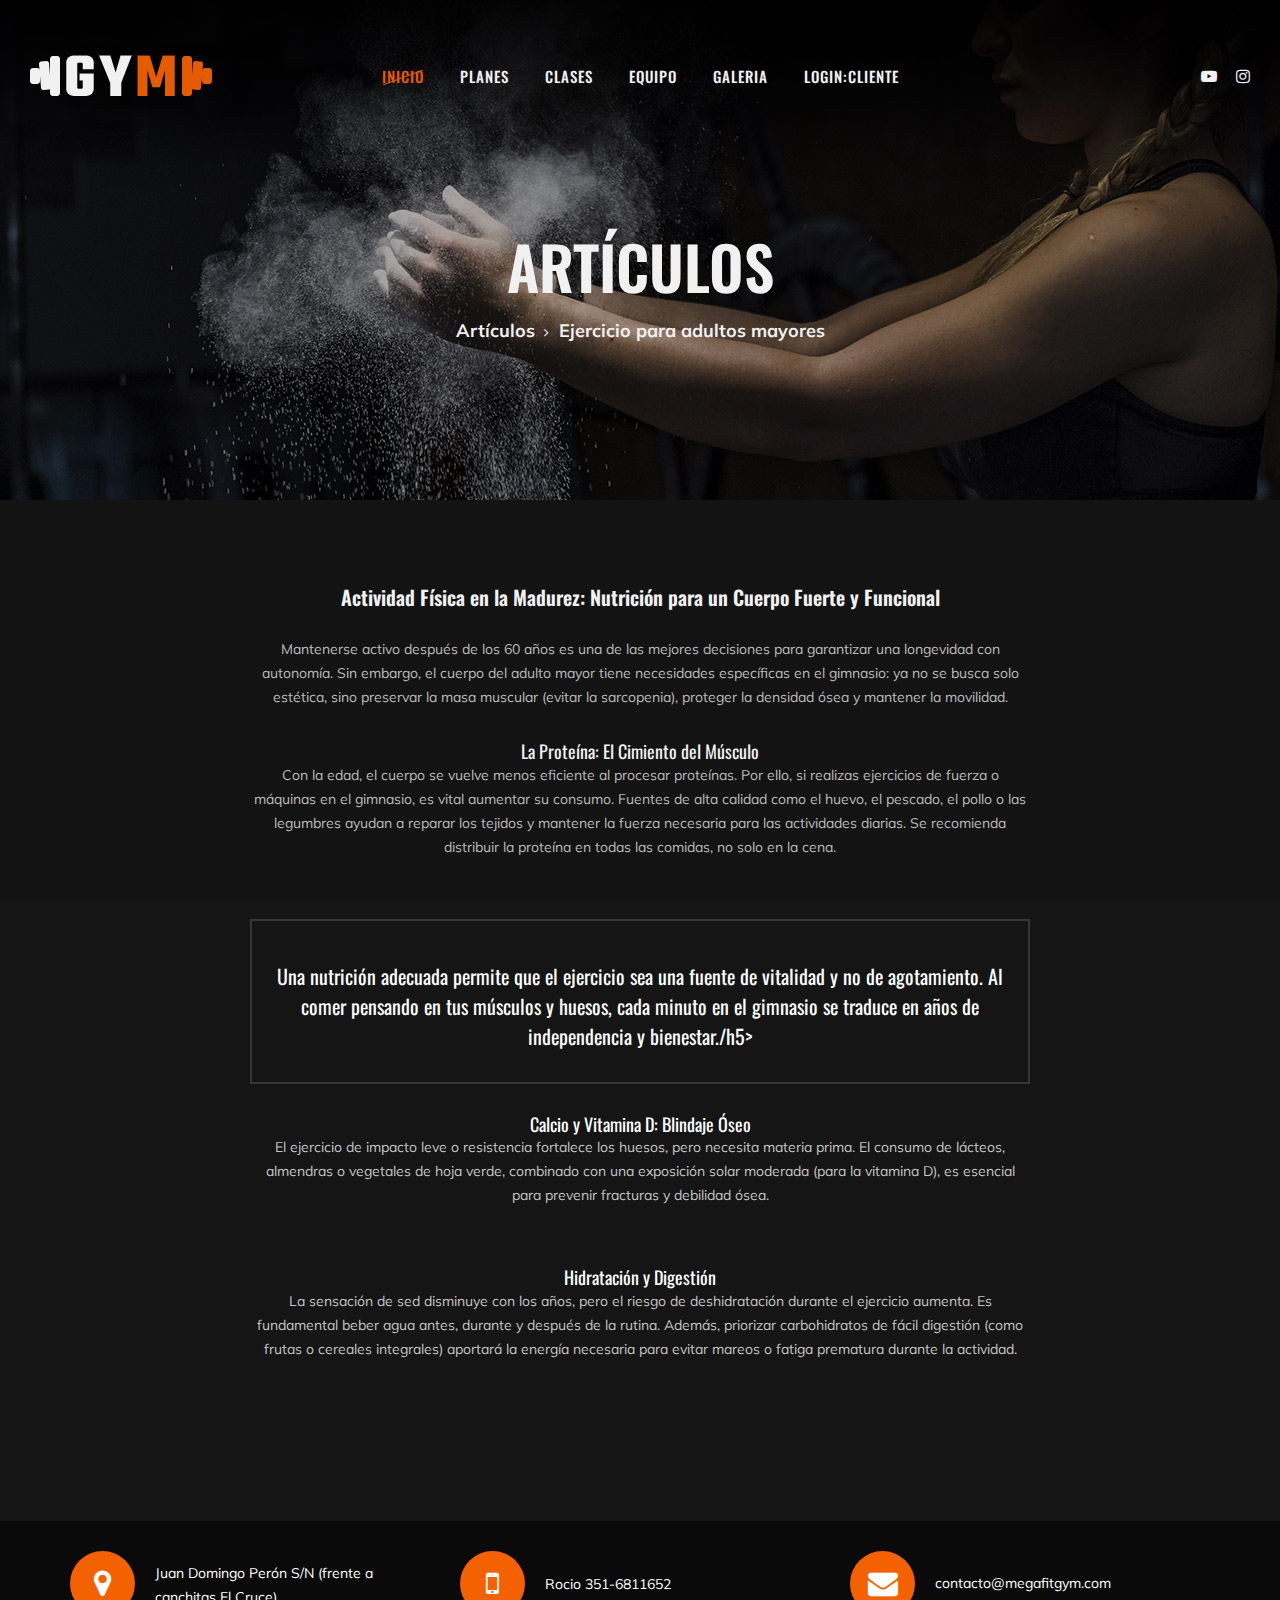
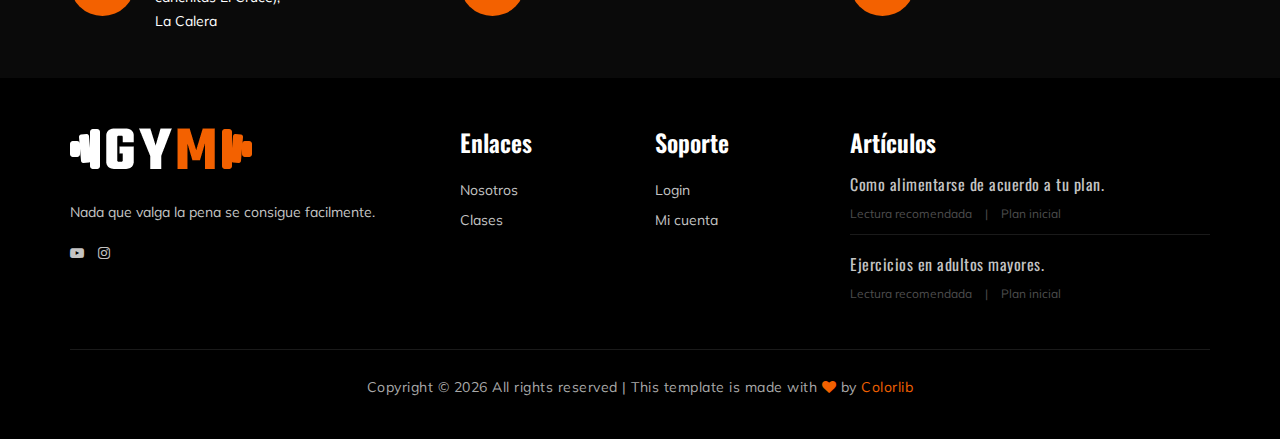
<file: blog-details-adultos.html>
<!DOCTYPE html>
<html lang="es">

<head>
    <meta charset="UTF-8">
    <meta name="description" content="Gym Template">
    <meta name="keywords" content="gimnasio,megafIt">
    <meta name="viewport" content="width=device-width, initial-scale=1.0">
    <meta http-equiv="X-UA-Compatible" content="ie=edge">
    <title>MegaFit</title>

    <!-- Google Font -->
    <link href="https://fonts.googleapis.com/css?family=Muli:300,400,500,600,700,800,900&display=swap" rel="stylesheet">
    <link href="https://fonts.googleapis.com/css?family=Oswald:300,400,500,600,700&display=swap" rel="stylesheet">

    <!-- Css Styles -->
    <link rel="stylesheet" href="css/bootstrap.min.css" type="text/css">
    <link rel="stylesheet" href="css/font-awesome.min.css" type="text/css">
    <link rel="stylesheet" href="css/flaticon.css" type="text/css">
    <link rel="stylesheet" href="css/owl.carousel.min.css" type="text/css">
    <link rel="stylesheet" href="css/barfiller.css" type="text/css">
    <link rel="stylesheet" href="css/magnific-popup.css" type="text/css">
    <link rel="stylesheet" href="css/slicknav.min.css" type="text/css">
    <link rel="stylesheet" href="css/style.css" type="text/css">

    <!-- Favicon -->
    <link rel="apple-touch-icon" sizes="180x180" href="/apple-touch-icon.png">
    <link rel="icon" type="image/png" sizes="32x32" href="/favicon-32x32.png">
    <link rel="icon" type="image/png" sizes="16x16" href="/favicon-16x16.png">
    <link rel="manifest" href="/site.webmanifest">

    
</head>

<body>
    <!-- Page Preloder -->
    <div id="preloder">
        <div class="loader"></div>
    </div>

    <!-- Offcanvas Menu Section Begin -->
    <div class="offcanvas-menu-overlay"></div>
    <div class="offcanvas-menu-wrapper">
        <div class="canvas-close">
            <i class="fa fa-close"></i>
        </div>
        
        <nav class="canvas-menu mobile-menu">
            <ul>
                <li><a href="./index.html">Inicio</a></li>
                <!-- <li><a href="./about-us.html">Nosotros</a></li> -->
                <li><a href="./services.html">Planes</a></li>
                <li><a href="./class-details.html">Clases</a></li>
                <li><a href="./team.html">Equipo</a></li>
                <li><a href="./gallery.html">Galeria</a></li>
                <li><a href="./cliente/login.php">Login:CLIENTE</a></li>
                <!-- <li><a href="./contact.html">Contact</a></li> -->
            </ul>
        </nav>
        <div id="mobile-menu-wrap"></div>
        <div class="canvas-social">
            <!-- <a href="#"><i class="fa fa-facebook"></i></a> -->
            <!-- <a href="#"><i class="fa fa-twitter"></i></a> -->
            <a href="#"><i class="fa fa-youtube-play"></i></a>
            <a href="#"><i class="fa fa-instagram"></i></a>
        </div>
    </div>
    <!-- Offcanvas Menu Section End -->

    <!-- Header Section Begin -->
    <header class="header-section">
        <div class="container-fluid">
            <div class="row">
                <div class="col-lg-3">
                    <div class="logo">
                        <a href="./index.html">
                            <img src="img/logo.png" alt="">
                        </a>
                    </div>
                </div>
                <div class="col-lg-6">
                    <nav class="nav-menu">
                        <ul>
                            <li class="active"><a href="./index.html">Inicio</a></li>
                            <!-- <li><a href="./about-us.html">Nosotros</a></li> -->
                            <li><a href="./services.html">Planes</a></li>
                            <li><a href="./class-details.html">Clases</a></li>
                            <li><a href="./team.html">Equipo</a></li>
                            <li><a href="./gallery.html">Galeria</a></li>
                            <!-- <li><a href="./contact.html">Contacto</a></li> -->
                            <li><a href="./cliente/login.php">Login:CLIENTE</a></li>
                        </ul>
                    </nav>
                </div>
                <div class="col-lg-3">
                    <div class="top-option">
                        <!-- <div class="to-search search-switch">
                            <i class="fa fa-search"></i>
                        </div> -->
                        <div class="to-social">
                            <!-- <a href="#"><i class="fa fa-facebook"></i></a> -->
                            <!-- <a href="#"><i class="fa fa-twitter"></i></a> -->
                            <a href="#"><i class="fa fa-youtube-play"></i></a>
                            <a href="#"><i class="fa fa-instagram"></i></a>
                        </div>
                    </div>
                </div>
            </div>
            <div class="canvas-open">
                <i class="fa fa-bars"></i>
            </div>
        </div>
    </header>
    <!-- Header End -->

    <!-- Breadcrumb Section Begin -->
    <section class="breadcrumb-section set-bg" data-setbg="img/breadcrumb-bg.jpg">
        <div class="container">
            <div class="row">
                <div class="col-lg-12 text-center">
                    <div class="breadcrumb-text">
                        <h2>Artículos</h2>
                        <div class="bt-option">
                            <a href="./index.html">Artículos</a>
                            <span style="color:white">Ejercicio para adultos mayores</span>
                        </div>
                    </div>
                </div>
            </div>
        </div>
    </section>
    <!-- Breadcrumb Section End -->

    <!-- Blog Details Section Begin -->
    <section class="blog-details-section spad">
        <div class="container">
            <div class="row">
                <div class="col-lg-8 p-0 m-auto">
                    <div class="blog-details-text">
                        <div class="blog-details-title">
                            <h5>Actividad Física en la Madurez: Nutrición para un Cuerpo Fuerte y Funcional</h5>
                            <p>Mantenerse activo después de los 60 años es una de las mejores decisiones para garantizar una longevidad con autonomía. Sin embargo, el cuerpo del adulto mayor tiene necesidades específicas en el gimnasio: ya no se busca solo estética, sino preservar la masa muscular (evitar la sarcopenia), proteger la densidad ósea y mantener la movilidad.</p>

                        </div>
                        <div class="blog-details-desc">
                            <h5 style="color: white;">La Proteína: El Cimiento del Músculo</h5>
                            <p>Con la edad, el cuerpo se vuelve menos eficiente al procesar proteínas. Por ello, si realizas ejercicios de fuerza o máquinas en el gimnasio, es vital aumentar su consumo. Fuentes de alta calidad como el huevo, el pescado, el pollo o las legumbres ayudan a reparar los tejidos y mantener la fuerza necesaria para las actividades diarias. Se recomienda distribuir la proteína en todas las comidas, no solo en la cena.</p>
                        </div>
                        <div class="blog-details-quote">

                            <h5>Una nutrición adecuada permite que el ejercicio sea una fuente de vitalidad y no de agotamiento. Al comer pensando en tus músculos y huesos, cada minuto en el gimnasio se traduce en años de independencia y bienestar./h5>

                        </div>

                        <div class="blog-details-desc">
                            <h5 style="color: white;">Calcio y Vitamina D: Blindaje Óseo</h5>
                            <p>El ejercicio de impacto leve o resistencia fortalece los huesos, pero necesita materia prima. El consumo de lácteos, almendras o vegetales de hoja verde, combinado con una exposición solar moderada (para la vitamina D), es esencial para prevenir fracturas y debilidad ósea.</p>
                        </div>

                        <div class="blog-details-desc">
                            <h5 style="color: white;">Hidratación y Digestión</h5>
                            <p>La sensación de sed disminuye con los años, pero el riesgo de deshidratación durante el ejercicio aumenta. Es fundamental beber agua antes, durante y después de la rutina. Además, priorizar carbohidratos de fácil digestión (como frutas o cereales integrales) aportará la energía necesaria para evitar mareos o fatiga prematura durante la actividad.</p>
                        </div>




                    </div>
                </div>
            </div>
        </div>
    </section>
    <!-- Blog Details Section End -->

    <!-- Get In Touch Section Begin -->
    <div class="gettouch-section">
        <div class="container">
            <div class="row">
                <div class="col-md-4">
                    <div class="gt-text">
                        <i class="fa fa-map-marker"></i>
                        <p>Juan Domingo Perón S/N (frente a canchitas El Cruce),<br /> La Calera</p>
                    </div>
                </div>
                <div class="col-md-4">
                    <div class="gt-text">
                        <i class="fa fa-mobile"></i>
                        <ul>
                            <li>Rocio 351-6811652</li>
                        </ul>
                    </div>
                </div>
                <div class="col-md-4">
                    <div class="gt-text email">
                        <i class="fa fa-envelope"></i>
                        <p>contacto@megafitgym.com</p>
                    </div>
                </div>
            </div>
        </div>
    </div>
    <!-- Get In Touch Section End -->

    <!-- Footer Section Begin -->
    <section class="footer-section">
        <div class="container">
            <div class="row">
                <div class="col-lg-4">
                    <div class="fs-about">
                        <div class="fa-logo">
                            <a href="#"><img src="img/logo.png" alt=""></a>
                        </div>
                        <p>Nada que valga la pena se consigue facilmente.</p>
                        <div class="fa-social">
                            <!-- <a href="#"><i class="fa fa-facebook"></i></a> -->
                            <!-- <a href="#"><i class="fa fa-twitter"></i></a> -->
                            <a href="#"><i class="fa fa-youtube-play"></i></a>
                            <a href="#"><i class="fa fa-instagram"></i></a>
                            <!-- <a href="#"><i class="fa  fa-envelope-o"></i></a> -->
                        </div>
                    </div>
                </div>
                <div class="col-lg-2 col-md-3 col-sm-6">
                    <div class="fs-widget">
                        <h4>Enlaces</h4>
                        <ul>
                            <li><a href="#">Nosotros</a></li>
                            <!-- <li><a href="#">Blog</a></li> -->
                            <li><a href="#">Clases</a></li>
                            <!-- <li><a href="#">Contact</a></li> -->
                        </ul>
                    </div>
                </div>
                <div class="col-lg-2 col-md-3 col-sm-6">
                    <div class="fs-widget">
                        <h4>Soporte</h4>
                        <ul>
                            <li><a href="#">Login</a></li>
                            <li><a href="#">Mi cuenta</a></li>
                            <!-- <li><a href="#">Subscribe</a></li> -->
                            <!-- <li><a href="#">Contact</a></li> -->
                        </ul>
                    </div>
                </div>
                <div class="col-lg-4 col-md-6">
                    <div class="fs-widget">
                        <h4>Artículos</h4>
                        <div class="fw-recent">
                            <h6><a href="blog-details-alimentacion.html">Como alimentarse de acuerdo a tu plan.</a></h6>
                            <ul>
                                <li>Lectura recomendada</li>
                                <li>Plan inicial</li>
                            </ul>
                        </div>
                        <div class="fw-recent">
                            <h6><a href="blog-details-adultos.html">Ejercicios en adultos mayores.</a></h6>
                            <ul>
                                <li>Lectura recomendada</li>
                                <li>Plan inicial</li>
                            </ul>
                        </div>
                    </div>
                </div>
            </div>
            <div class="row">
                <div class="col-lg-12 text-center">
                    <div class="copyright-text">
                        <p><!-- Link back to Colorlib can't be removed. Template is licensed under CC BY 3.0. -->
                            Copyright &copy;
                            <script>document.write(new Date().getFullYear());</script> All rights reserved | This
                            template is made with <i class="fa fa-heart" aria-hidden="true"></i> by <a
                                href="https://colorlib.com" target="_blank">Colorlib</a>
                            <!-- Link back to Colorlib can't be removed. Template is licensed under CC BY 3.0. -->
                        </p>
                    </div>
                </div>
            </div>
        </div>
    </section>
    <!-- Footer Section End -->

    <!-- Js Plugins -->
    <script src="js/jquery-3.3.1.min.js"></script>
    <script src="js/bootstrap.min.js"></script>
    <script src="js/jquery.magnific-popup.min.js"></script>
    <script src="js/masonry.pkgd.min.js"></script>
    <script src="js/jquery.barfiller.js"></script>
    <script src="js/jquery.slicknav.js"></script>
    <script src="js/owl.carousel.min.js"></script>
    <script src="js/main.js"></script>



</body>

</html>
</file>
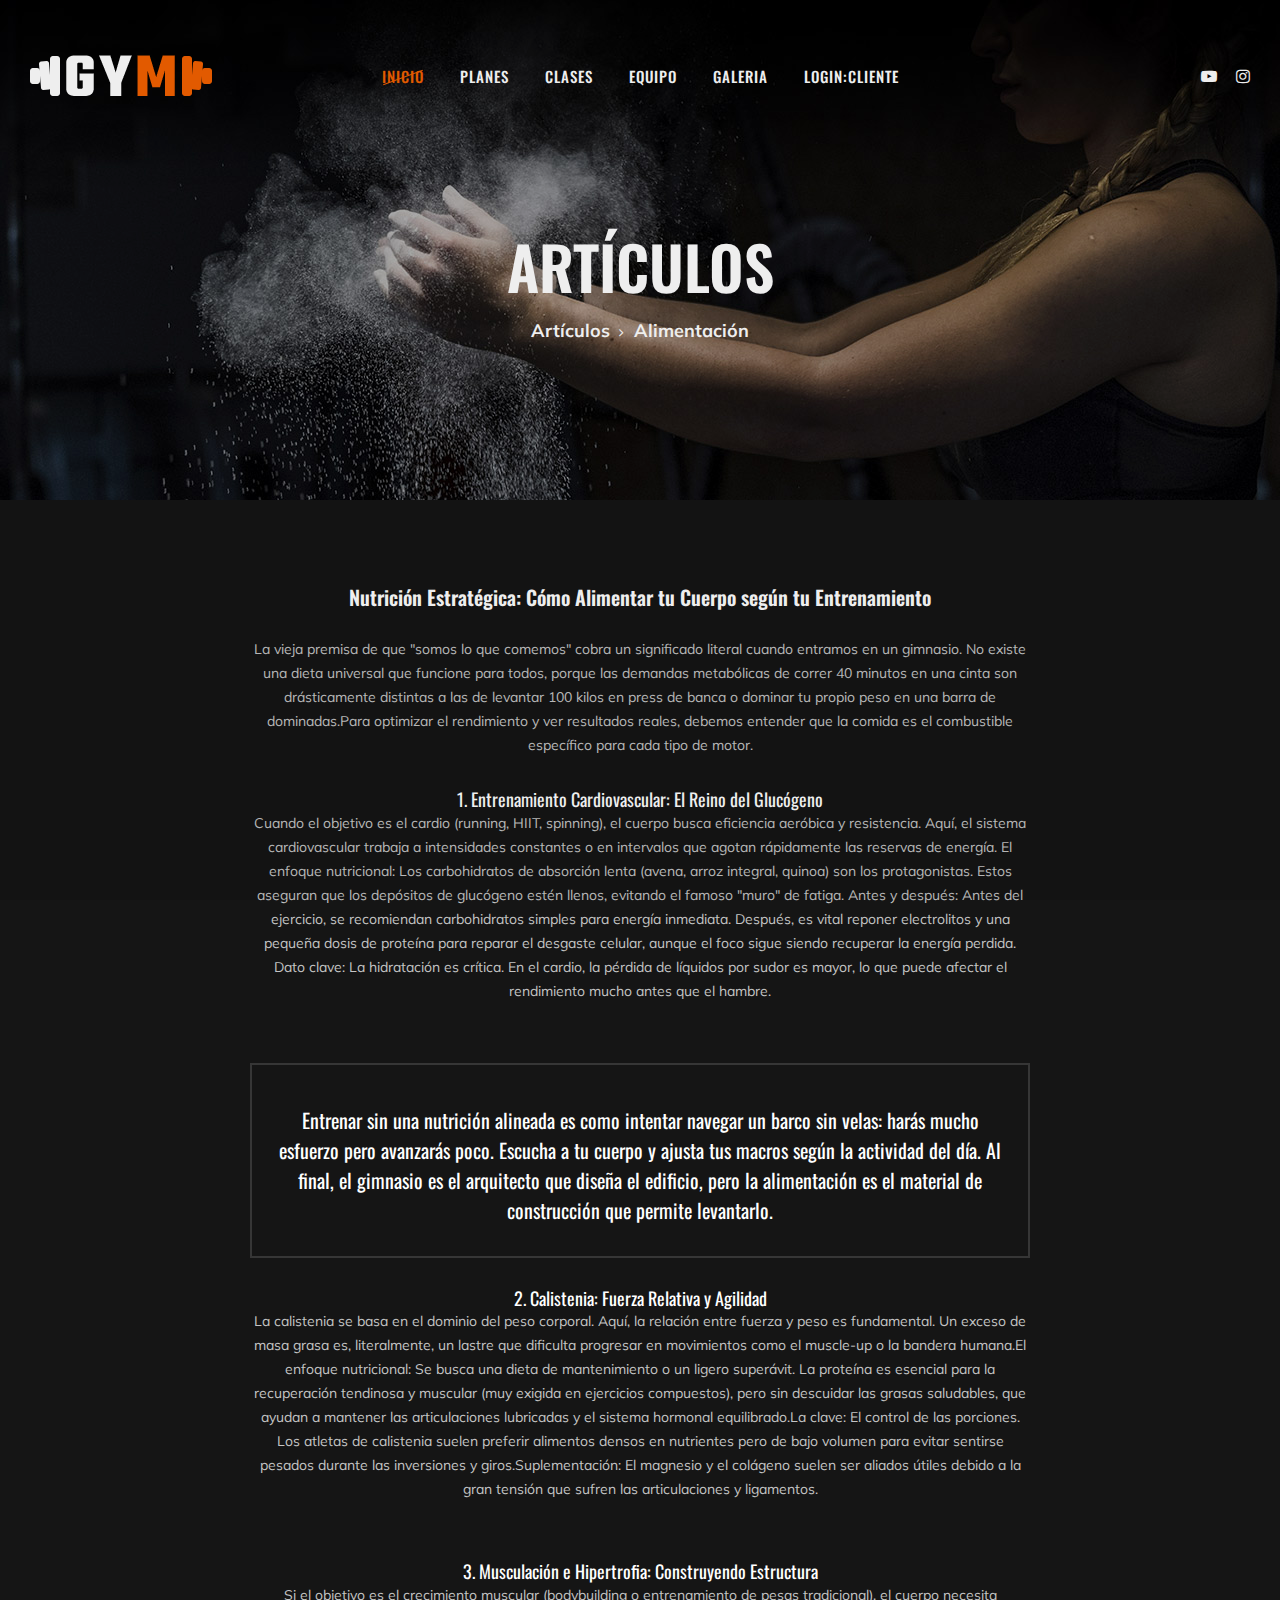
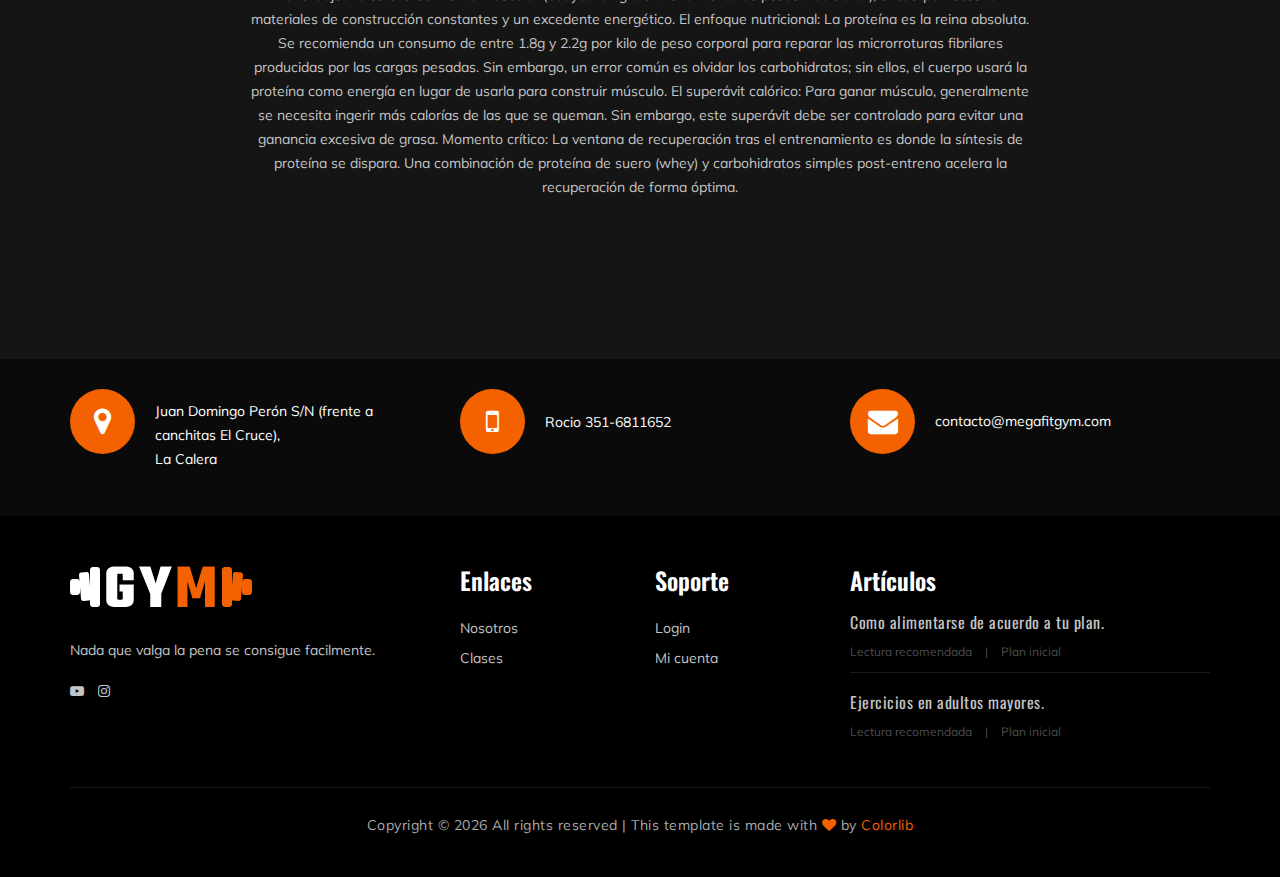
<file: blog-details-alimentacion.html>
<!DOCTYPE html>
<html lang="es">

<head>
    <meta charset="UTF-8">
    <meta name="description" content="Gym Template">
    <meta name="keywords" content="gimnasio,megafIt">
    <meta name="viewport" content="width=device-width, initial-scale=1.0">
    <meta http-equiv="X-UA-Compatible" content="ie=edge">
    <title>MegaFit</title>

    <!-- Google Font -->
    <link href="https://fonts.googleapis.com/css?family=Muli:300,400,500,600,700,800,900&display=swap" rel="stylesheet">
    <link href="https://fonts.googleapis.com/css?family=Oswald:300,400,500,600,700&display=swap" rel="stylesheet">

    <!-- Css Styles -->
    <link rel="stylesheet" href="css/bootstrap.min.css" type="text/css">
    <link rel="stylesheet" href="css/font-awesome.min.css" type="text/css">
    <link rel="stylesheet" href="css/flaticon.css" type="text/css">
    <link rel="stylesheet" href="css/owl.carousel.min.css" type="text/css">
    <link rel="stylesheet" href="css/barfiller.css" type="text/css">
    <link rel="stylesheet" href="css/magnific-popup.css" type="text/css">
    <link rel="stylesheet" href="css/slicknav.min.css" type="text/css">
    <link rel="stylesheet" href="css/style.css" type="text/css">

    <!-- Favicon -->
    <link rel="apple-touch-icon" sizes="180x180" href="/apple-touch-icon.png">
    <link rel="icon" type="image/png" sizes="32x32" href="/favicon-32x32.png">
    <link rel="icon" type="image/png" sizes="16x16" href="/favicon-16x16.png">
    <link rel="manifest" href="/site.webmanifest">

    
</head>

<body>
    <!-- Page Preloder -->
    <div id="preloder">
        <div class="loader"></div>
    </div>

    <!-- Offcanvas Menu Section Begin -->
    <div class="offcanvas-menu-overlay"></div>
    <div class="offcanvas-menu-wrapper">
        <div class="canvas-close">
            <i class="fa fa-close"></i>
        </div>
        
        <nav class="canvas-menu mobile-menu">
            <ul>
                <li><a href="./index.html">Inicio</a></li>
                <!-- <li><a href="./about-us.html">Nosotros</a></li> -->
                <li><a href="./services.html">Planes</a></li>
                <li><a href="./class-details.html">Clases</a></li>
                <li><a href="./team.html">Equipo</a></li>
                <li><a href="./gallery.html">Galeria</a></li>
                <li><a href="./cliente/login.php">Login:CLIENTE</a></li>
                <!-- <li><a href="./contact.html">Contact</a></li> -->
            </ul>
        </nav>
        <div id="mobile-menu-wrap"></div>
        <div class="canvas-social">
            <!-- <a href="#"><i class="fa fa-facebook"></i></a> -->
            <!-- <a href="#"><i class="fa fa-twitter"></i></a> -->
            <a href="#"><i class="fa fa-youtube-play"></i></a>
            <a href="#"><i class="fa fa-instagram"></i></a>
        </div>
    </div>
    <!-- Offcanvas Menu Section End -->

    <!-- Header Section Begin -->
    <header class="header-section">
        <div class="container-fluid">
            <div class="row">
                <div class="col-lg-3">
                    <div class="logo">
                        <a href="./index.html">
                            <img src="img/logo.png" alt="">
                        </a>
                    </div>
                </div>
                <div class="col-lg-6">
                    <nav class="nav-menu">
                        <ul>
                            <li class="active"><a href="./index.html">Inicio</a></li>
                            <!-- <li><a href="./about-us.html">Nosotros</a></li> -->
                            <li><a href="./services.html">Planes</a></li>
                            <li><a href="./class-details.html">Clases</a></li>
                            <li><a href="./team.html">Equipo</a></li>
                            <li><a href="./gallery.html">Galeria</a></li>
                            <!-- <li><a href="./contact.html">Contacto</a></li> -->
                            <li><a href="./cliente/login.php">Login:CLIENTE</a></li>
                        </ul>
                    </nav>
                </div>
                <div class="col-lg-3">
                    <div class="top-option">
                        <!-- <div class="to-search search-switch">
                            <i class="fa fa-search"></i>
                        </div> -->
                        <div class="to-social">
                            <!-- <a href="#"><i class="fa fa-facebook"></i></a> -->
                            <!-- <a href="#"><i class="fa fa-twitter"></i></a> -->
                            <a href="#"><i class="fa fa-youtube-play"></i></a>
                            <a href="#"><i class="fa fa-instagram"></i></a>
                        </div>
                    </div>
                </div>
            </div>
            <div class="canvas-open">
                <i class="fa fa-bars"></i>
            </div>
        </div>
    </header>
    <!-- Header End -->

    <!-- Breadcrumb Section Begin -->
    <section class="breadcrumb-section set-bg" data-setbg="img/breadcrumb-bg.jpg">
        <div class="container">
            <div class="row">
                <div class="col-lg-12 text-center">
                    <div class="breadcrumb-text">
                        <h2>Artículos</h2>
                        <div class="bt-option">
                            <a href="./index.html">Artículos</a>
                            <span style="color:white">Alimentación</span>
                        </div>
                    </div>
                </div>
            </div>
        </div>
    </section>
    <!-- Breadcrumb Section End -->

    <!-- Blog Details Section Begin -->
    <section class="blog-details-section spad">
        <div class="container">
            <div class="row">
                <div class="col-lg-8 p-0 m-auto">
                    <div class="blog-details-text">
                        <div class="blog-details-title">
                            <h5>Nutrición Estratégica: Cómo Alimentar tu Cuerpo según tu Entrenamiento</h5>
                            <p>La vieja premisa de que "somos lo que comemos" cobra un significado literal cuando entramos en un gimnasio. No existe una dieta universal que funcione para todos, porque las demandas metabólicas de correr 40 minutos en una cinta son drásticamente distintas a las de levantar 100 kilos en press de banca o dominar tu propio peso en una barra de dominadas.Para optimizar el rendimiento y ver resultados reales, debemos entender que la comida es el combustible específico para cada tipo de motor.</p>

                        </div>
                        <div class="blog-details-desc">
                            <h5 style="color: white;">1. Entrenamiento Cardiovascular: El Reino del Glucógeno</h5>
                            <p>Cuando el objetivo es el cardio (running, HIIT, spinning), el cuerpo busca eficiencia aeróbica y resistencia. Aquí, el sistema cardiovascular trabaja a intensidades constantes o en intervalos que agotan rápidamente las reservas de energía.
                                El enfoque nutricional: Los carbohidratos de absorción lenta (avena, arroz integral, quinoa) son los protagonistas. Estos aseguran que los depósitos de glucógeno estén llenos, evitando el famoso "muro" de fatiga. Antes y después: Antes del ejercicio, se recomiendan carbohidratos simples para energía inmediata. Después, es vital reponer electrolitos y una pequeña dosis de proteína para reparar el desgaste celular, aunque el foco sigue siendo recuperar la energía perdida. Dato clave: La hidratación es crítica. En el cardio, la pérdida de líquidos por sudor es mayor, lo que puede afectar el rendimiento mucho antes que el hambre.</p>
                        </div>
                        <div class="blog-details-quote">

                            <h5>Entrenar sin una nutrición alineada es como intentar navegar un barco sin velas: harás mucho esfuerzo pero avanzarás poco. Escucha a tu cuerpo y ajusta tus macros según la actividad del día. Al final, el gimnasio es el arquitecto que diseña el edificio, pero la alimentación es el material de construcción que permite levantarlo.</h5>

                        </div>

                        <div class="blog-details-desc">
                            <h5 style="color: white;">2. Calistenia: Fuerza Relativa y Agilidad</h5>
                            <p>La calistenia se basa en el dominio del peso corporal. Aquí, la relación entre fuerza y peso es fundamental. Un exceso de masa grasa es, literalmente, un lastre que dificulta progresar en movimientos como el muscle-up o la bandera humana.El enfoque nutricional: Se busca una dieta de mantenimiento o un ligero superávit. La proteína es esencial para la recuperación tendinosa y muscular (muy exigida en ejercicios compuestos), pero sin descuidar las grasas saludables, que ayudan a mantener las articulaciones lubricadas y el sistema hormonal equilibrado.La clave: El control de las porciones. Los atletas de calistenia suelen preferir alimentos densos en nutrientes pero de bajo volumen para evitar sentirse pesados durante las inversiones y giros.Suplementación: El magnesio y el colágeno suelen ser aliados útiles debido a la gran tensión que sufren las articulaciones y ligamentos.</p>
                        </div>

                        <div class="blog-details-desc">
                            <h5 style="color: white;">3. Musculación e Hipertrofia: Construyendo Estructura</h5>
                            <p>Si el objetivo es el crecimiento muscular (bodybuilding o entrenamiento de pesas tradicional), el cuerpo necesita materiales de construcción constantes y un excedente energético. El enfoque nutricional: La proteína es la reina absoluta. Se recomienda un consumo de entre 1.8g y 2.2g por kilo de peso corporal para reparar las microrroturas fibrilares producidas por las cargas pesadas. Sin embargo, un error común es olvidar los carbohidratos; sin ellos, el cuerpo usará la proteína como energía en lugar de usarla para construir músculo. El superávit calórico: Para ganar músculo, generalmente se necesita ingerir más calorías de las que se queman. Sin embargo, este superávit debe ser controlado para evitar una ganancia excesiva de grasa. Momento crítico: La ventana de recuperación tras el entrenamiento es donde la síntesis de proteína se dispara. Una combinación de proteína de suero (whey) y carbohidratos simples post-entreno acelera la recuperación de forma óptima.</p>
                        </div>




                    </div>
                </div>
            </div>
        </div>
    </section>
    <!-- Blog Details Section End -->

    <!-- Get In Touch Section Begin -->
    <div class="gettouch-section">
        <div class="container">
            <div class="row">
                <div class="col-md-4">
                    <div class="gt-text">
                        <i class="fa fa-map-marker"></i>
                        <p>Juan Domingo Perón S/N (frente a canchitas El Cruce),<br /> La Calera</p>
                    </div>
                </div>
                <div class="col-md-4">
                    <div class="gt-text">
                        <i class="fa fa-mobile"></i>
                        <ul>
                            <li>Rocio 351-6811652</li>
                        </ul>
                    </div>
                </div>
                <div class="col-md-4">
                    <div class="gt-text email">
                        <i class="fa fa-envelope"></i>
                        <p>contacto@megafitgym.com</p>
                    </div>
                </div>
            </div>
        </div>
    </div>
    <!-- Get In Touch Section End -->

    <!-- Footer Section Begin -->
    <section class="footer-section">
        <div class="container">
            <div class="row">
                <div class="col-lg-4">
                    <div class="fs-about">
                        <div class="fa-logo">
                            <a href="#"><img src="img/logo.png" alt=""></a>
                        </div>
                        <p>Nada que valga la pena se consigue facilmente.</p>
                        <div class="fa-social">
                            <!-- <a href="#"><i class="fa fa-facebook"></i></a> -->
                            <!-- <a href="#"><i class="fa fa-twitter"></i></a> -->
                            <a href="#"><i class="fa fa-youtube-play"></i></a>
                            <a href="#"><i class="fa fa-instagram"></i></a>
                            <!-- <a href="#"><i class="fa  fa-envelope-o"></i></a> -->
                        </div>
                    </div>
                </div>
                <div class="col-lg-2 col-md-3 col-sm-6">
                    <div class="fs-widget">
                        <h4>Enlaces</h4>
                        <ul>
                            <li><a href="#">Nosotros</a></li>
                            <!-- <li><a href="#">Blog</a></li> -->
                            <li><a href="#">Clases</a></li>
                            <!-- <li><a href="#">Contact</a></li> -->
                        </ul>
                    </div>
                </div>
                <div class="col-lg-2 col-md-3 col-sm-6">
                    <div class="fs-widget">
                        <h4>Soporte</h4>
                        <ul>
                            <li><a href="#">Login</a></li>
                            <li><a href="#">Mi cuenta</a></li>
                            <!-- <li><a href="#">Subscribe</a></li> -->
                            <!-- <li><a href="#">Contact</a></li> -->
                        </ul>
                    </div>
                </div>
                <div class="col-lg-4 col-md-6">
                    <div class="fs-widget">
                        <h4>Artículos</h4>
                        <div class="fw-recent">
                            <h6><a href="blog-details-alimentacion.html">Como alimentarse de acuerdo a tu plan.</a></h6>
                            <ul>
                                <li>Lectura recomendada</li>
                                <li>Plan inicial</li>
                            </ul>
                        </div>
                        <div class="fw-recent">
                            <h6><a href="blog-details-adultos.html">Ejercicios en adultos mayores.</a></h6>
                            <ul>
                                <li>Lectura recomendada</li>
                                <li>Plan inicial</li>
                            </ul>
                        </div>
                    </div>
                </div>
            </div>
            <div class="row">
                <div class="col-lg-12 text-center">
                    <div class="copyright-text">
                        <p><!-- Link back to Colorlib can't be removed. Template is licensed under CC BY 3.0. -->
                            Copyright &copy;
                            <script>document.write(new Date().getFullYear());</script> All rights reserved | This
                            template is made with <i class="fa fa-heart" aria-hidden="true"></i> by <a
                                href="https://colorlib.com" target="_blank">Colorlib</a>
                            <!-- Link back to Colorlib can't be removed. Template is licensed under CC BY 3.0. -->
                        </p>
                    </div>
                </div>
            </div>
        </div>
    </section>
    <!-- Footer Section End -->

    <!-- Js Plugins -->
    <script src="js/jquery-3.3.1.min.js"></script>
    <script src="js/bootstrap.min.js"></script>
    <script src="js/jquery.magnific-popup.min.js"></script>
    <script src="js/masonry.pkgd.min.js"></script>
    <script src="js/jquery.barfiller.js"></script>
    <script src="js/jquery.slicknav.js"></script>
    <script src="js/owl.carousel.min.js"></script>
    <script src="js/main.js"></script>



</body>

</html>
</file>
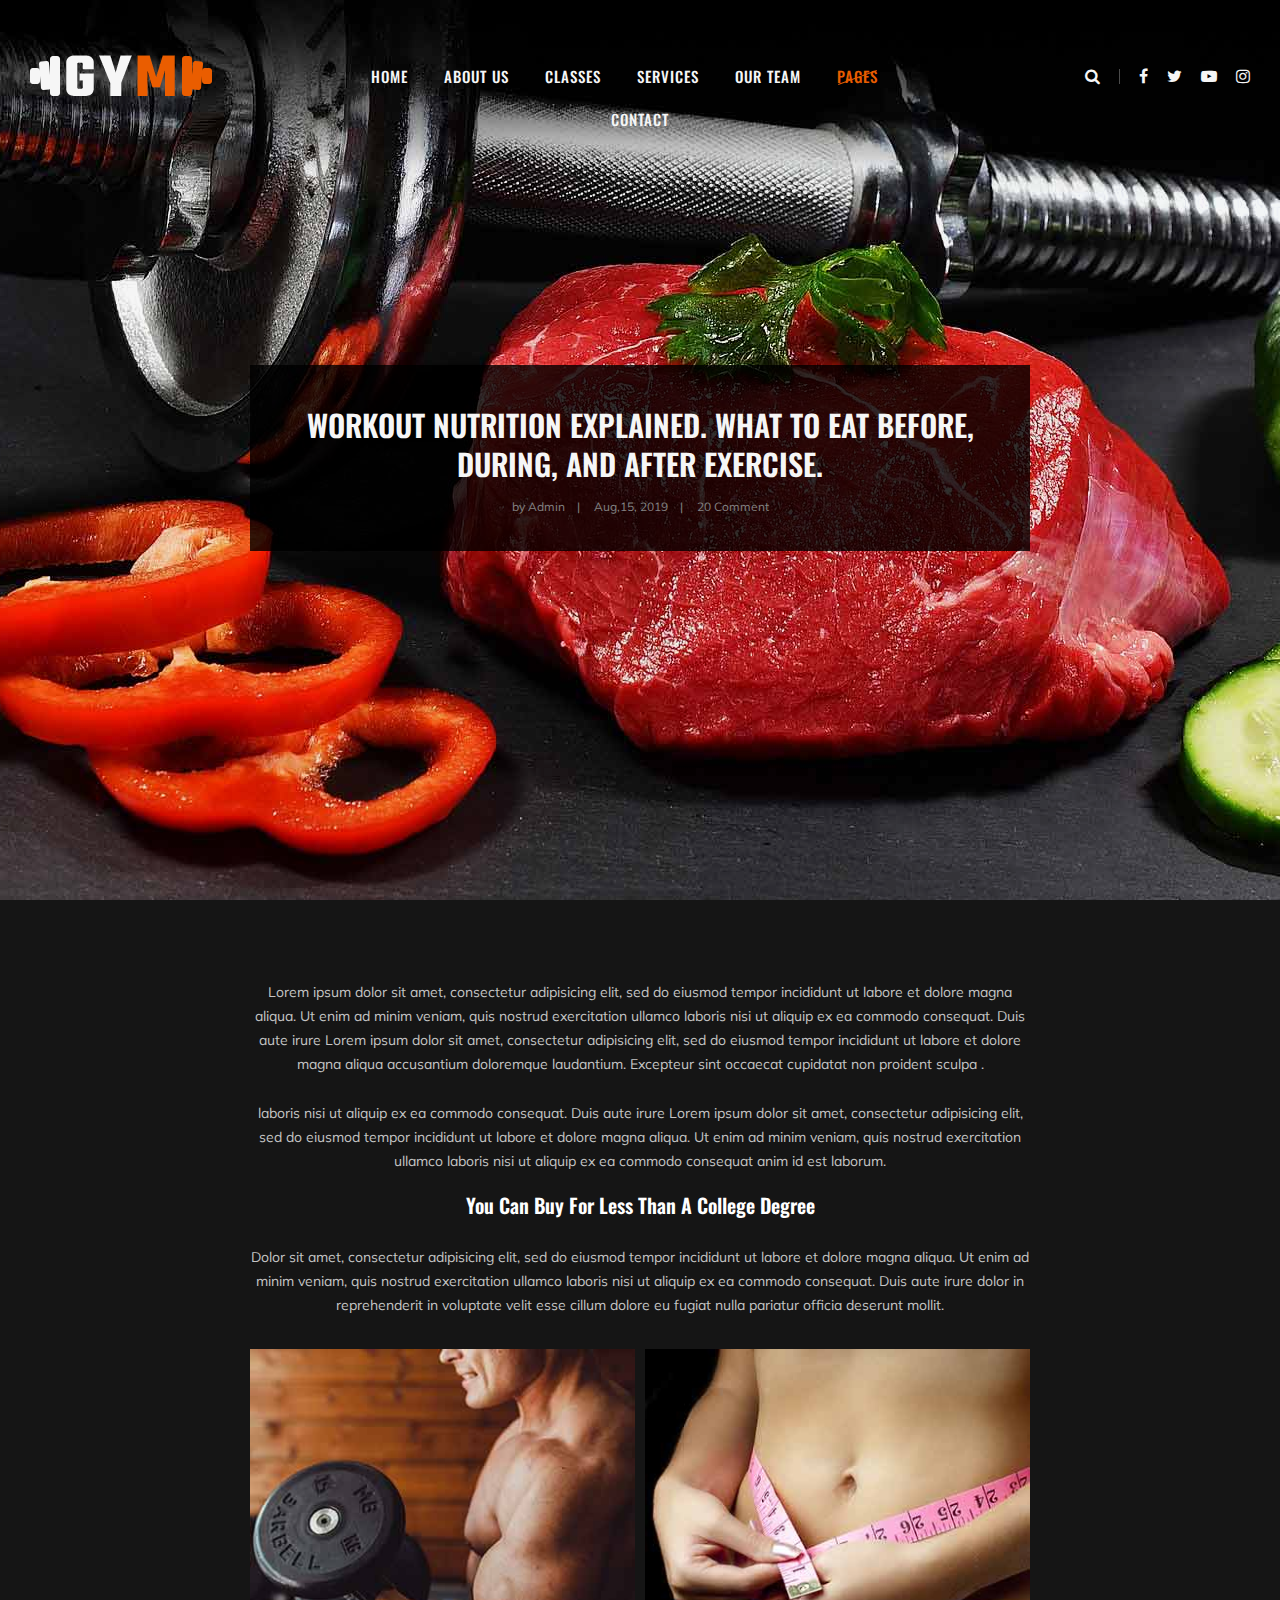
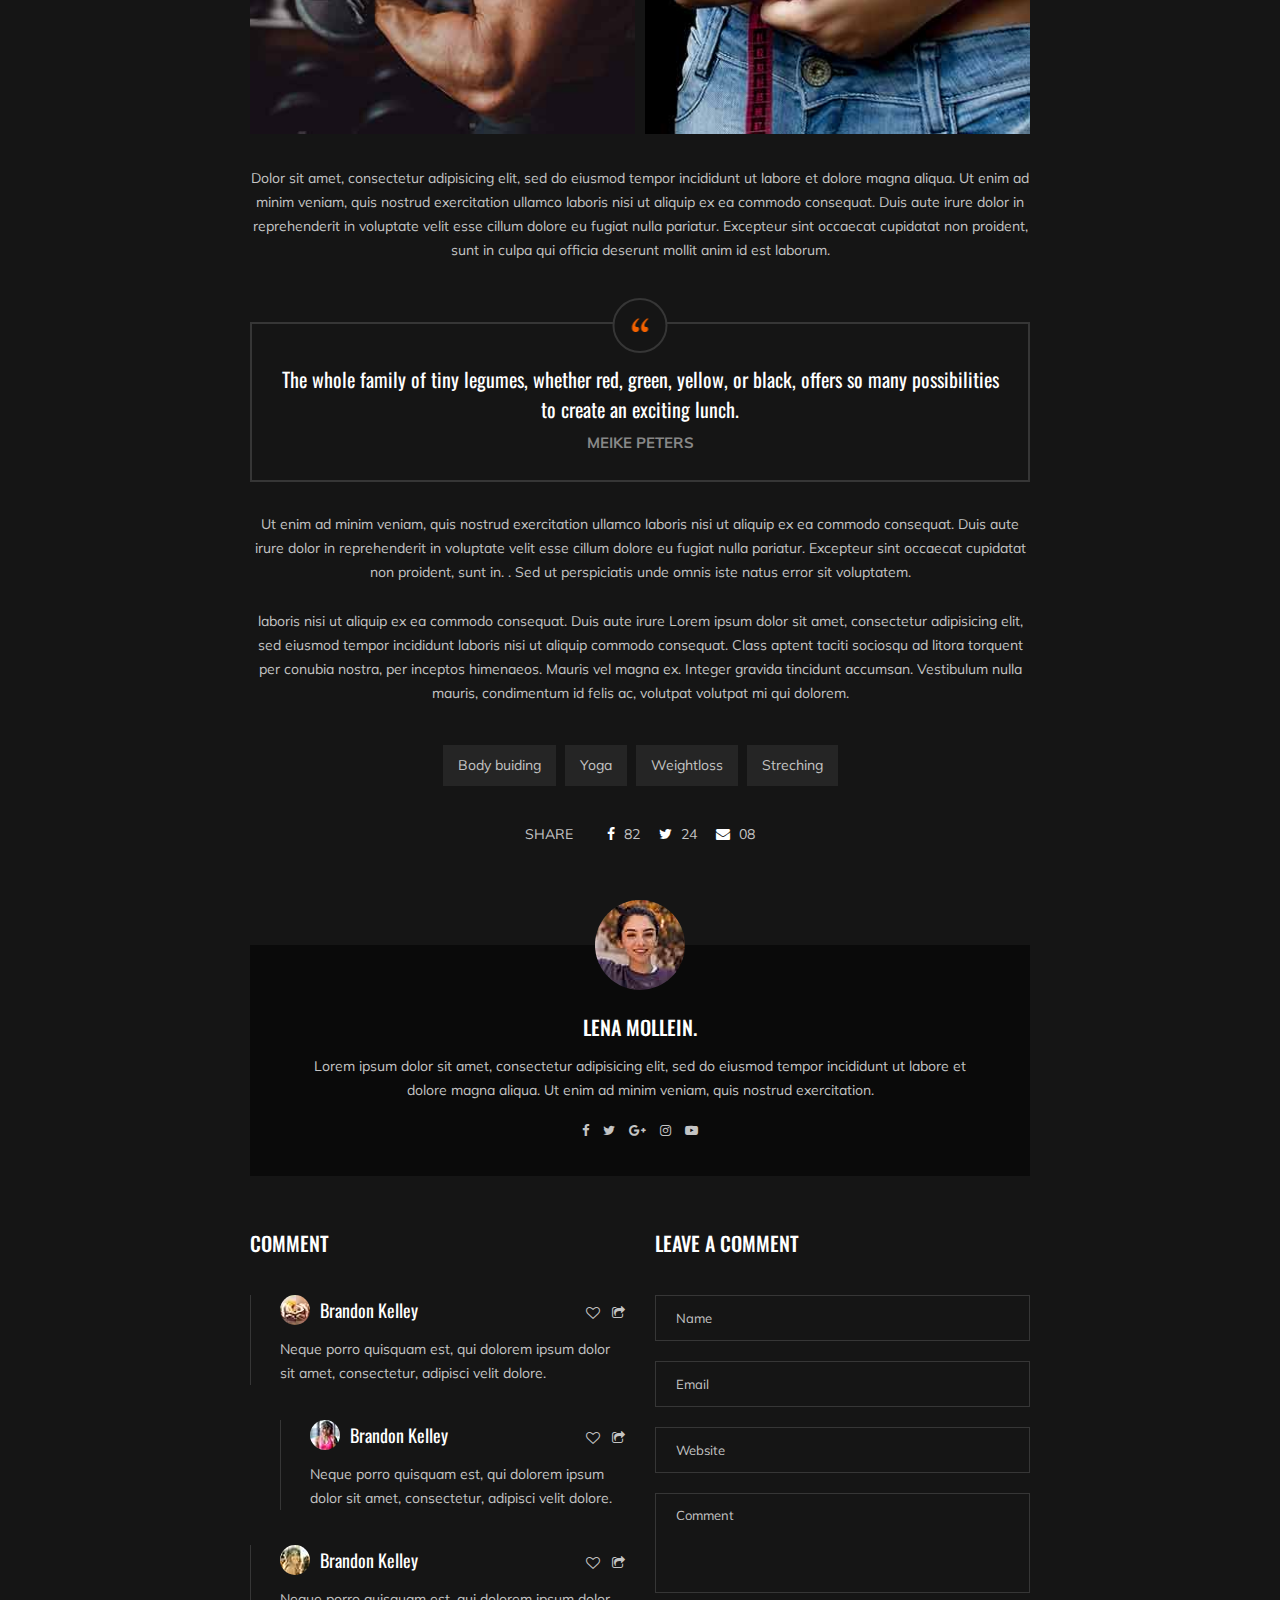
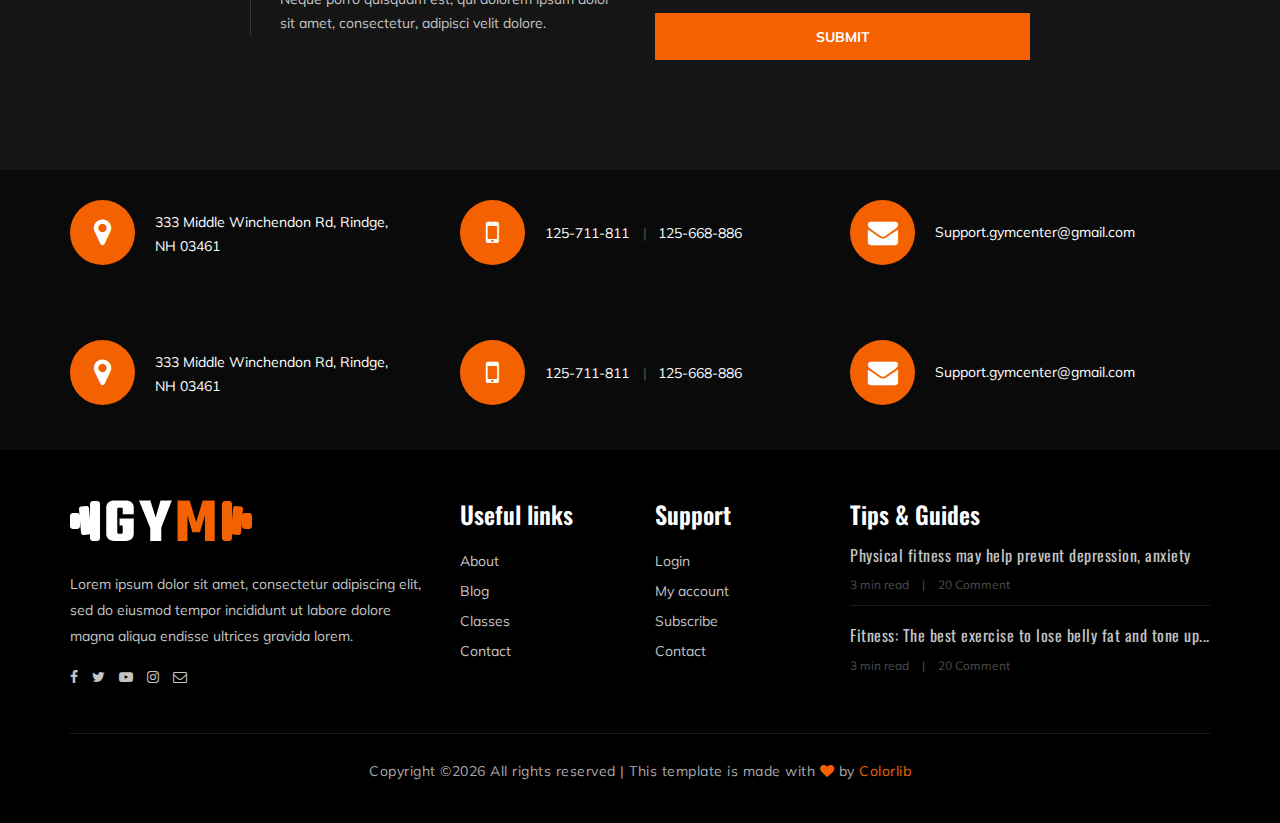
<file: blog-details.html>
<!DOCTYPE html>
<html lang="zxx">

<head>
    <meta charset="UTF-8">
    <meta name="description" content="Gym Template">
    <meta name="keywords" content="Gym, unica, creative, html">
    <meta name="viewport" content="width=device-width, initial-scale=1.0">
    <meta http-equiv="X-UA-Compatible" content="ie=edge">
    <title>Gym | Template</title>

    <!-- Google Font -->
    <link href="https://fonts.googleapis.com/css?family=Muli:300,400,500,600,700,800,900&display=swap" rel="stylesheet">
    <link href="https://fonts.googleapis.com/css?family=Oswald:300,400,500,600,700&display=swap" rel="stylesheet">

    <!-- Css Styles -->
    <link rel="stylesheet" href="css/bootstrap.min.css" type="text/css">
    <link rel="stylesheet" href="css/font-awesome.min.css" type="text/css">
    <link rel="stylesheet" href="css/flaticon.css" type="text/css">
    <link rel="stylesheet" href="css/owl.carousel.min.css" type="text/css">
    <link rel="stylesheet" href="css/barfiller.css" type="text/css">
    <link rel="stylesheet" href="css/magnific-popup.css" type="text/css">
    <link rel="stylesheet" href="css/slicknav.min.css" type="text/css">
    <link rel="stylesheet" href="css/style.css" type="text/css">
</head>

<body>
    <!-- Page Preloder -->
    <div id="preloder">
        <div class="loader"></div>
    </div>

    <!-- Offcanvas Menu Section Begin -->
    <div class="offcanvas-menu-overlay"></div>
    <div class="offcanvas-menu-wrapper">
        <div class="canvas-close">
            <i class="fa fa-close"></i>
        </div>
        <div class="canvas-search search-switch">
            <i class="fa fa-search"></i>
        </div>
        <nav class="canvas-menu mobile-menu">
            <ul>
                <li><a href="./index.html">Home</a></li>
                <li><a href="./about-us.html">About Us</a></li>
                <li><a href="./class-details.html">Classes</a></li>
                <li><a href="./services.html">Services</a></li>
                <li><a href="./team.html">Our Team</a></li>
                <li><a href="#">Pages</a>
                    <ul class="dropdown">
                        <li><a href="./about-us.html">About us</a></li>
                        <li><a href="./class-timetable.html">Classes timetable</a></li>
                        <li><a href="./bmi-calculator.html">Bmi calculate</a></li>
                        <li><a href="./team.html">Our team</a></li>
                        <li><a href="./gallery.html">Gallery</a></li>
                        <li><a href="./blog.html">Our blog</a></li>
                        <li><a href="./404.html">404</a></li>
                    </ul>
                </li>
                <li><a href="./contact.html">Contact</a></li>
            </ul>
        </nav>
        <div id="mobile-menu-wrap"></div>
        <div class="canvas-social">
            <a href="#"><i class="fa fa-facebook"></i></a>
            <a href="#"><i class="fa fa-twitter"></i></a>
            <a href="#"><i class="fa fa-youtube-play"></i></a>
            <a href="#"><i class="fa fa-instagram"></i></a>
        </div>
    </div>
    <!-- Offcanvas Menu Section End -->

    <!-- Header Section Begin -->
    <header class="header-section">
        <div class="container-fluid">
            <div class="row">
                <div class="col-lg-3">
                    <div class="logo">
                        <a href="./index.html">
                            <img src="img/logo.png" alt="">
                        </a>
                    </div>
                </div>
                <div class="col-lg-6">
                    <nav class="nav-menu">
                        <ul>
                            <li><a href="./index.html">Home</a></li>
                            <li><a href="./about-us.html">About Us</a></li>
                            <li><a href="./class-details.html">Classes</a></li>
                            <li><a href="./services.html">Services</a></li>
                            <li><a href="./team.html">Our Team</a></li>
                            <li class="active"><a href="#">Pages</a>
                                <ul class="dropdown">
                                    <li><a href="./about-us.html">About us</a></li>
                                    <li><a href="./class-timetable.html">Classes timetable</a></li>
                                    <li><a href="./bmi-calculator.html">Bmi calculate</a></li>
                                    <li><a href="./team.html">Our team</a></li>
                                    <li><a href="./gallery.html">Gallery</a></li>
                                    <li><a href="./blog.html">Our blog</a></li>
                                    <li><a href="./404.html">404</a></li>
                                </ul>
                            </li>
                            <li><a href="./contact.html">Contact</a></li>
                        </ul>
                    </nav>
                </div>
                <div class="col-lg-3">
                    <div class="top-option">
                        <div class="to-search search-switch">
                            <i class="fa fa-search"></i>
                        </div>
                        <div class="to-social">
                            <a href="#"><i class="fa fa-facebook"></i></a>
                            <a href="#"><i class="fa fa-twitter"></i></a>
                            <a href="#"><i class="fa fa-youtube-play"></i></a>
                            <a href="#"><i class="fa fa-instagram"></i></a>
                        </div>
                    </div>
                </div>
            </div>
            <div class="canvas-open">
                <i class="fa fa-bars"></i>
            </div>
        </div>
    </header>
    <!-- Header End -->

    <!-- Blog Details Hero Section Begin -->
    <section class="blog-details-hero set-bg" data-setbg="img/blog/details/details-hero.jpg">
        <div class="container">
            <div class="row">
                <div class="col-lg-8 p-0 m-auto">
                    <div class="bh-text">
                        <h3>Workout nutrition explained. What to eat before, during, and after exercise.</h3>
                        <ul>
                            <li>by Admin</li>
                            <li>Aug,15, 2019</li>
                            <li>20 Comment</li>
                        </ul>
                    </div>
                </div>
            </div>
        </div>
    </section>
    <!-- Blog Details Hero Section End -->

    <!-- Blog Details Section Begin -->
    <section class="blog-details-section spad">
        <div class="container">
            <div class="row">
                <div class="col-lg-8 p-0 m-auto">
                    <div class="blog-details-text">
                        <div class="blog-details-title">
                            <p>Lorem ipsum dolor sit amet, consectetur adipisicing elit, sed do eiusmod tempor
                                incididunt ut labore et dolore magna aliqua. Ut enim ad minim veniam, quis nostrud
                                exercitation ullamco laboris nisi ut aliquip ex ea commodo consequat. Duis aute irure
                                Lorem ipsum dolor sit amet, consectetur adipisicing elit, sed do eiusmod tempor
                                incididunt ut labore et dolore magna aliqua accusantium doloremque laudantium. Excepteur
                                sint occaecat cupidatat non proident sculpa .</p>
                            <p>laboris nisi ut aliquip ex ea commodo consequat. Duis aute irure Lorem ipsum dolor sit
                                amet, consectetur adipisicing elit, sed do eiusmod tempor incididunt ut labore et dolore
                                magna aliqua. Ut enim ad minim veniam, quis nostrud exercitation ullamco laboris nisi ut
                                aliquip ex ea commodo consequat anim id est laborum.</p>
                            <h5>You Can Buy For Less Than A College Degree</h5>
                            <p>Dolor sit amet, consectetur adipisicing elit, sed do eiusmod tempor incididunt ut labore
                                et dolore magna aliqua. Ut enim ad minim veniam, quis nostrud exercitation ullamco
                                laboris nisi ut aliquip ex ea commodo consequat. Duis aute irure dolor in reprehenderit
                                in voluptate velit esse cillum dolore eu fugiat nulla pariatur officia deserunt mollit.
                            </p>
                        </div>
                        <div class="blog-details-pic">
                            <div class="blog-details-pic-item">
                                <img src="img/blog/details/details-1.jpg" alt="">
                            </div>
                            <div class="blog-details-pic-item">
                                <img src="img/blog/details/details-2.jpg" alt="">
                            </div>
                        </div>
                        <div class="blog-details-desc">
                            <p>Dolor sit amet, consectetur adipisicing elit, sed do eiusmod tempor incididunt ut labore
                                et dolore magna aliqua. Ut enim ad minim veniam, quis nostrud exercitation ullamco
                                laboris nisi ut aliquip ex ea commodo consequat. Duis aute irure dolor in reprehenderit
                                in voluptate velit esse cillum dolore eu fugiat nulla pariatur. Excepteur sint occaecat
                                cupidatat non proident, sunt in culpa qui officia deserunt mollit anim id est laborum.
                            </p>
                        </div>
                        <div class="blog-details-quote">
                            <div class="quote-icon">
                                <img src="img/blog/details/quote-left.png" alt="">
                            </div>
                            <h5>The whole family of tiny legumes, whether red, green, yellow, or black, offers so many
                                possibilities to create an exciting lunch.</h5>
                            <span>MEIKE PETERS</span>
                        </div>
                        <div class="blog-details-more-desc">
                            <p>Ut enim ad minim veniam, quis nostrud exercitation ullamco laboris nisi ut aliquip ex ea
                                commodo consequat. Duis aute irure dolor in reprehenderit in voluptate velit esse cillum
                                dolore eu fugiat nulla pariatur. Excepteur sint occaecat cupidatat non proident, sunt
                                in. . Sed ut perspiciatis unde omnis iste natus error sit voluptatem.</p>
                            <p>laboris nisi ut aliquip ex ea commodo consequat. Duis aute irure Lorem ipsum dolor sit
                                amet, consectetur adipisicing elit, sed eiusmod tempor incididunt laboris nisi ut
                                aliquip commodo consequat. Class aptent taciti sociosqu ad litora torquent per conubia
                                nostra, per inceptos himenaeos. Mauris vel magna ex. Integer gravida tincidunt accumsan.
                                Vestibulum nulla mauris, condimentum id felis ac, volutpat volutpat mi qui dolorem.</p>
                        </div>
                        <div class="blog-details-tag-share">
                            <div class="tags">
                                <a href="#">Body buiding</a>
                                <a href="#">Yoga</a>
                                <a href="#">Weightloss</a>
                                <a href="#">Streching</a>
                            </div>
                            <div class="share">
                                <span>Share</span>
                                <a href="#"><i class="fa fa-facebook"></i> 82</a>
                                <a href="#"><i class="fa fa-twitter"></i> 24</a>
                                <a href="#"><i class="fa fa-envelope"></i> 08</a>
                            </div>
                        </div>
                        <div class="blog-details-author">
                            <div class="ba-pic">
                                <img src="img/blog/details/blog-profile.jpg" alt="">
                            </div>
                            <div class="ba-text">
                                <h5>Lena Mollein.</h5>
                                <p>Lorem ipsum dolor sit amet, consectetur adipisicing elit, sed do eiusmod tempor
                                    incididunt ut labore et dolore magna aliqua. Ut enim ad minim veniam, quis nostrud
                                    exercitation.</p>
                                <div class="bp-social">
                                    <a href="#"><i class="fa fa-facebook"></i></a>
                                    <a href="#"><i class="fa fa-twitter"></i></a>
                                    <a href="#"><i class="fa fa-google-plus"></i></a>
                                    <a href="#"><i class="fa fa-instagram"></i></a>
                                    <a href="#"><i class="fa fa-youtube-play"></i></a>
                                </div>
                            </div>
                        </div>
                        <div class="row">
                            <div class="col-lg-6">
                                <div class="comment-option">
                                    <h5 class="co-title">Comment</h5>
                                    <div class="co-item">
                                        <div class="co-widget">
                                            <a href="#"><i class="fa fa-heart-o"></i></a>
                                            <a href="#"><i class="fa fa-share-square-o"></i></a>
                                        </div>
                                        <div class="co-pic">
                                            <img src="img/blog/details/comment-1.jpg" alt="">
                                            <h5>Brandon Kelley</h5>
                                        </div>
                                        <div class="co-text">
                                            <p>Neque porro quisquam est, qui dolorem ipsum dolor sit amet, consectetur,
                                                adipisci velit dolore.</p>
                                        </div>
                                    </div>
                                    <div class="co-item reply-comment">
                                        <div class="co-widget">
                                            <a href="#"><i class="fa fa-heart-o"></i></a>
                                            <a href="#"><i class="fa fa-share-square-o"></i></a>
                                        </div>
                                        <div class="co-pic">
                                            <img src="img/blog/details/comment-2.jpg" alt="">
                                            <h5>Brandon Kelley</h5>
                                        </div>
                                        <div class="co-text">
                                            <p>Neque porro quisquam est, qui dolorem ipsum dolor sit amet, consectetur,
                                                adipisci velit dolore.</p>
                                        </div>
                                    </div>
                                    <div class="co-item">
                                        <div class="co-widget">
                                            <a href="#"><i class="fa fa-heart-o"></i></a>
                                            <a href="#"><i class="fa fa-share-square-o"></i></a>
                                        </div>
                                        <div class="co-pic">
                                            <img src="img/blog/details/comment-3.jpg" alt="">
                                            <h5>Brandon Kelley</h5>
                                        </div>
                                        <div class="co-text">
                                            <p>Neque porro quisquam est, qui dolorem ipsum dolor sit amet, consectetur,
                                                adipisci velit dolore.</p>
                                        </div>
                                    </div>
                                </div>
                            </div>
                            <div class="col-lg-6">
                                <div class="leave-comment">
                                    <h5>Leave a comment</h5>
                                    <form action="#">
                                        <input type="text" placeholder="Name">
                                        <input type="text" placeholder="Email">
                                        <input type="text" placeholder="Website">
                                        <textarea placeholder="Comment"></textarea>
                                        <button type="submit">Submit</button>
                                    </form>
                                </div>
                            </div>
                        </div>
                    </div>
                </div>
            </div>
        </div>
    </section>
    <!-- Blog Details Section End -->

    <!-- Get In Touch Section Begin -->
    <div class="gettouch-section">
        <div class="container">
            <div class="row">
                <div class="col-lg-4">
                    <div class="gt-text">
                        <i class="fa fa-map-marker"></i>
                        <p>333 Middle Winchendon Rd, Rindge,<br/> NH 03461</p>
                    </div>
                </div>
                <div class="col-lg-4">
                    <div class="gt-text">
                        <i class="fa fa-mobile"></i>
                        <ul>
                            <li>125-711-811</li>
                            <li>125-668-886</li>
                        </ul>
                    </div>
                </div>
                <div class="col-lg-4">
                    <div class="gt-text email">
                        <i class="fa fa-envelope"></i>
                        <p>Support.gymcenter@gmail.com</p>
                    </div>
                </div>
            </div>
        </div>
    </div>
    <!-- Get In Touch Section End -->

    <!-- Get In Touch Section Begin -->
    <div class="gettouch-section">
        <div class="container">
            <div class="row">
                <div class="col-md-4">
                    <div class="gt-text">
                        <i class="fa fa-map-marker"></i>
                        <p>333 Middle Winchendon Rd, Rindge,<br/> NH 03461</p>
                    </div>
                </div>
                <div class="col-md-4">
                    <div class="gt-text">
                        <i class="fa fa-mobile"></i>
                        <ul>
                            <li>125-711-811</li>
                            <li>125-668-886</li>
                        </ul>
                    </div>
                </div>
                <div class="col-md-4">
                    <div class="gt-text email">
                        <i class="fa fa-envelope"></i>
                        <p>Support.gymcenter@gmail.com</p>
                    </div>
                </div>
            </div>
        </div>
    </div>
    <!-- Get In Touch Section End -->

    <!-- Footer Section Begin -->
    <section class="footer-section">
        <div class="container">
            <div class="row">
                <div class="col-lg-4">
                    <div class="fs-about">
                        <div class="fa-logo">
                            <a href="#"><img src="img/logo.png" alt=""></a>
                        </div>
                        <p>Lorem ipsum dolor sit amet, consectetur adipiscing elit, sed do eiusmod tempor incididunt ut
                            labore dolore magna aliqua endisse ultrices gravida lorem.</p>
                        <div class="fa-social">
                            <a href="#"><i class="fa fa-facebook"></i></a>
                            <a href="#"><i class="fa fa-twitter"></i></a>
                            <a href="#"><i class="fa fa-youtube-play"></i></a>
                            <a href="#"><i class="fa fa-instagram"></i></a>
                            <a href="#"><i class="fa  fa-envelope-o"></i></a>
                        </div>
                    </div>
                </div>
                <div class="col-lg-2 col-md-3 col-sm-6">
                    <div class="fs-widget">
                        <h4>Useful links</h4>
                        <ul>
                            <li><a href="#">About</a></li>
                            <li><a href="#">Blog</a></li>
                            <li><a href="#">Classes</a></li>
                            <li><a href="#">Contact</a></li>
                        </ul>
                    </div>
                </div>
                <div class="col-lg-2 col-md-3 col-sm-6">
                    <div class="fs-widget">
                        <h4>Support</h4>
                        <ul>
                            <li><a href="#">Login</a></li>
                            <li><a href="#">My account</a></li>
                            <li><a href="#">Subscribe</a></li>
                            <li><a href="#">Contact</a></li>
                        </ul>
                    </div>
                </div>
                <div class="col-lg-4 col-md-6">
                    <div class="fs-widget">
                        <h4>Tips & Guides</h4>
                        <div class="fw-recent">
                            <h6><a href="#">Physical fitness may help prevent depression, anxiety</a></h6>
                            <ul>
                                <li>3 min read</li>
                                <li>20 Comment</li>
                            </ul>
                        </div>
                        <div class="fw-recent">
                            <h6><a href="#">Fitness: The best exercise to lose belly fat and tone up...</a></h6>
                            <ul>
                                <li>3 min read</li>
                                <li>20 Comment</li>
                            </ul>
                        </div>
                    </div>
                </div>
            </div>
            <div class="row">
                <div class="col-lg-12 text-center">
                    <div class="copyright-text">
                        <p><!-- Link back to Colorlib can't be removed. Template is licensed under CC BY 3.0. -->
  Copyright &copy;<script>document.write(new Date().getFullYear());</script> All rights reserved | This template is made with <i class="fa fa-heart" aria-hidden="true"></i> by <a href="https://colorlib.com" target="_blank">Colorlib</a>
  <!-- Link back to Colorlib can't be removed. Template is licensed under CC BY 3.0. --></p>
                    </div>
                </div>
            </div>
        </div>
    </section>
    <!-- Footer Section End -->

    <!-- Js Plugins -->
    <script src="js/jquery-3.3.1.min.js"></script>
    <script src="js/bootstrap.min.js"></script>
    <script src="js/jquery.magnific-popup.min.js"></script>
    <script src="js/masonry.pkgd.min.js"></script>
    <script src="js/jquery.barfiller.js"></script>
    <script src="js/jquery.slicknav.js"></script>
    <script src="js/owl.carousel.min.js"></script>
    <script src="js/main.js"></script>



</body>

</html>
</file>
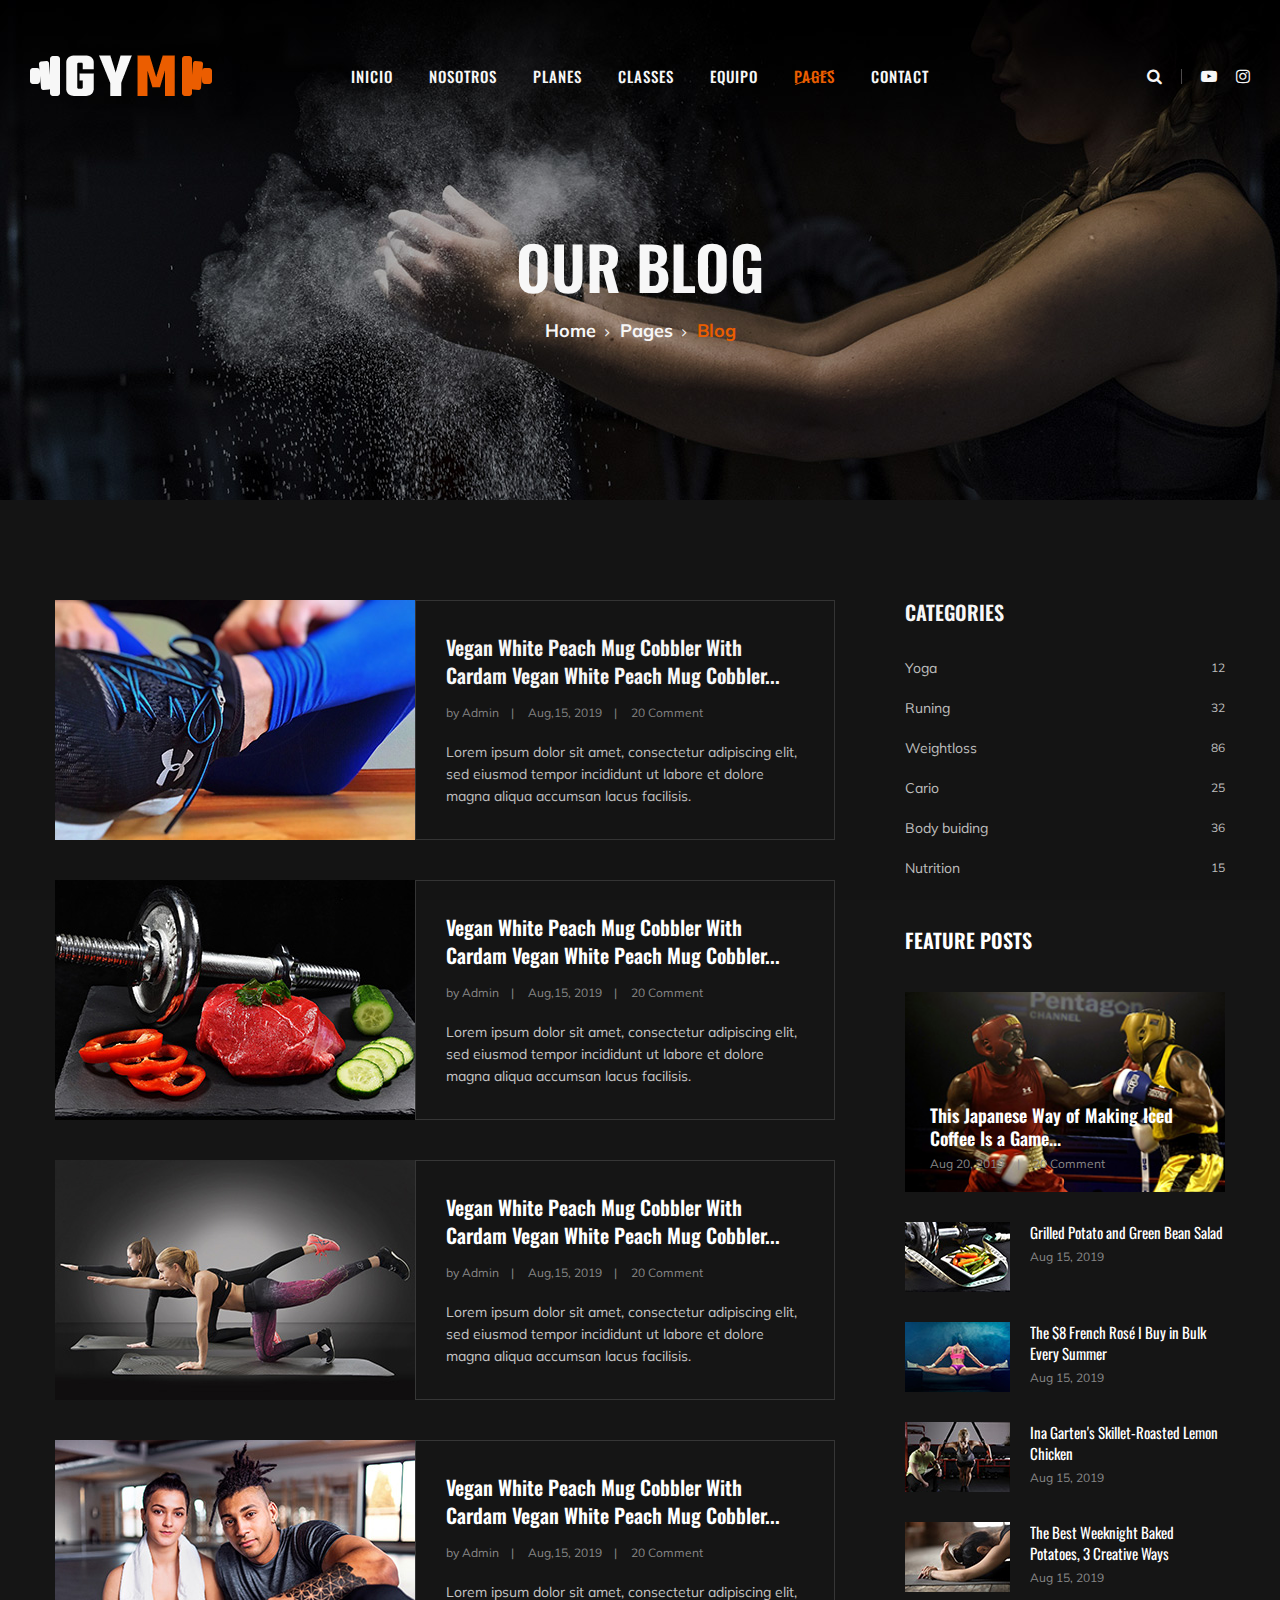
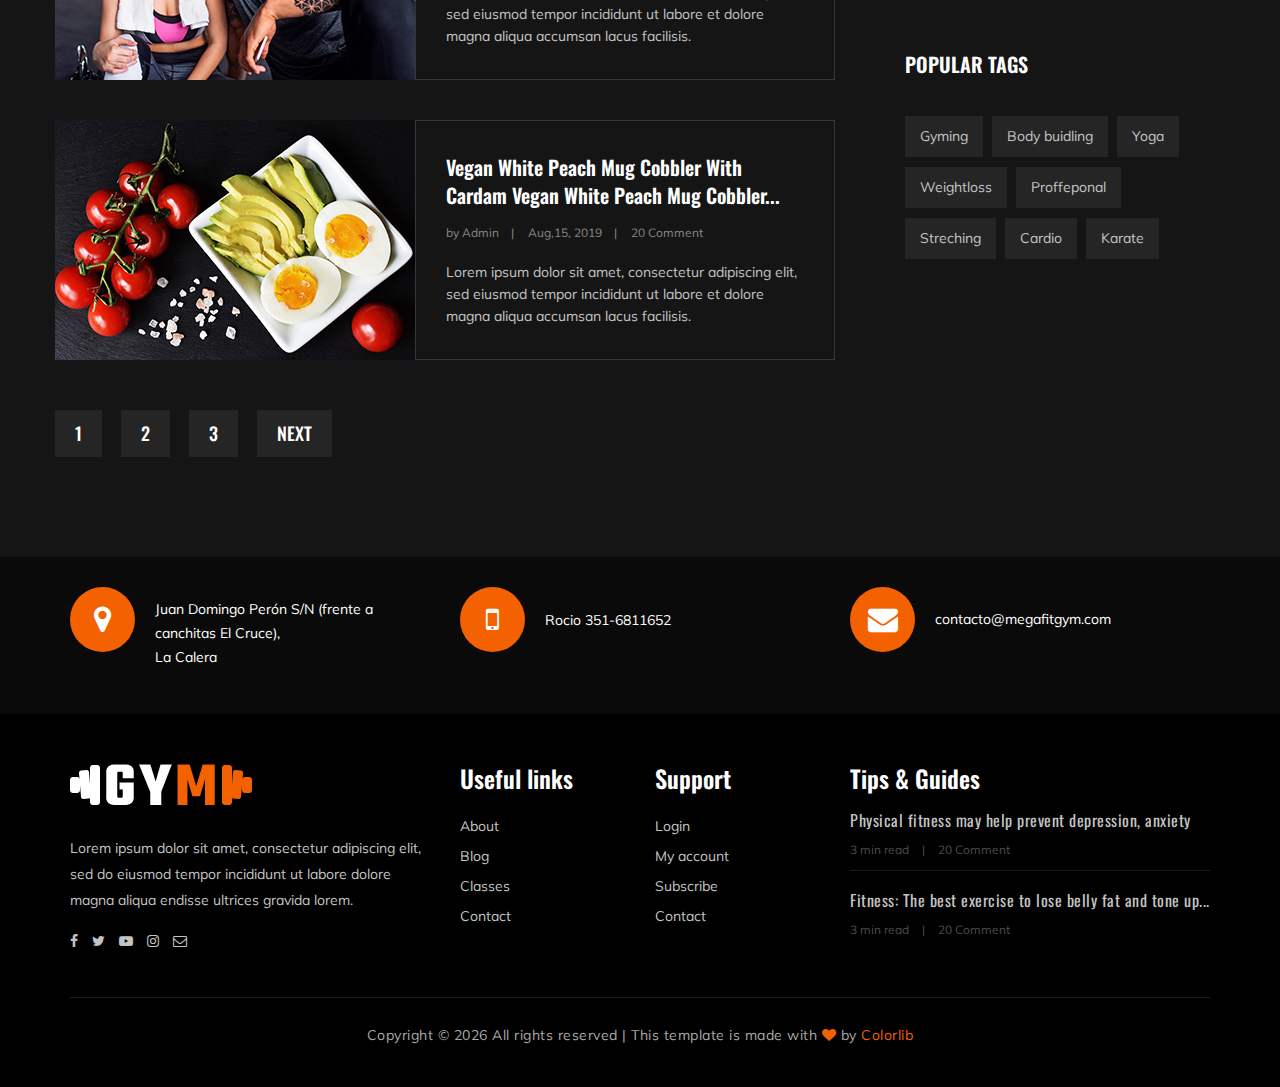
<file: blog.html>
<!DOCTYPE html>
<html lang="es">

<head>
    <meta charset="UTF-8">
    <meta name="description" content="Gym Template">
    <meta name="keywords" content="gimnasio,megafIt">
    <meta name="viewport" content="width=device-width, initial-scale=1.0">
    <meta http-equiv="X-UA-Compatible" content="ie=edge">
    <title>MegaFit</title>

    <!-- Google Font -->
    <link href="https://fonts.googleapis.com/css?family=Muli:300,400,500,600,700,800,900&display=swap" rel="stylesheet">
    <link href="https://fonts.googleapis.com/css?family=Oswald:300,400,500,600,700&display=swap" rel="stylesheet">

    <!-- Css Styles -->
    <link rel="stylesheet" href="css/bootstrap.min.css" type="text/css">
    <link rel="stylesheet" href="css/font-awesome.min.css" type="text/css">
    <link rel="stylesheet" href="css/flaticon.css" type="text/css">
    <link rel="stylesheet" href="css/owl.carousel.min.css" type="text/css">
    <link rel="stylesheet" href="css/barfiller.css" type="text/css">
    <link rel="stylesheet" href="css/magnific-popup.css" type="text/css">
    <link rel="stylesheet" href="css/slicknav.min.css" type="text/css">
    <link rel="stylesheet" href="css/style.css" type="text/css">

    <!-- Favicon -->
    <link rel="apple-touch-icon" sizes="180x180" href="/apple-touch-icon.png">
    <link rel="icon" type="image/png" sizes="32x32" href="/favicon-32x32.png">
    <link rel="icon" type="image/png" sizes="16x16" href="/favicon-16x16.png">
    <link rel="manifest" href="/site.webmanifest">
    
</head>

<body>
    <!-- Page Preloder -->
    <div id="preloder">
        <div class="loader"></div>
    </div>

    <!-- Offcanvas Menu Section Begin -->
    <div class="offcanvas-menu-overlay"></div>
    <div class="offcanvas-menu-wrapper">
        <div class="canvas-close">
            <i class="fa fa-close"></i>
        </div>
        
        <nav class="canvas-menu mobile-menu">
            <ul>
                <li><a href="./index.html">Inicio</a></li>
                <li><a href="./about-us.html">Nosotros</a></li>
                <li><a href="./class-details.html">Classes</a></li>
                <li><a href="./services.html">Planes</a></li>
                <li><a href="./team.html">Equipo</a></li>
                <li><a href="#">Secciones</a>
                    <ul class="dropdown">
                        <li><a href="./about-us.html">Nosotros</a></li>
                        <li><a href="./class-timetable.html">Classes timetable</a></li>
                        <li><a href="./bmi-calculator.html">Bmi calculate</a></li>
                        <li><a href="./team.html">Equipo</a></li>
                        <li><a href="./gallery.html">Galeria</a></li>
                        <li><a href="./blog.html">Our blog</a></li>
                        <li><a href="./404.html">404</a></li>
                    </ul>
                </li>
                <li><a href="./contact.html">Contact</a></li>
            </ul>
        </nav>
        <div id="mobile-menu-wrap"></div>
        <div class="canvas-social">
            <!-- <a href="#"><i class="fa fa-facebook"></i></a> -->
            <!-- <a href="#"><i class="fa fa-twitter"></i></a> -->
            <a href="#"><i class="fa fa-youtube-play"></i></a>
            <a href="#"><i class="fa fa-instagram"></i></a>
        </div>
    </div>
    <!-- Offcanvas Menu Section End -->

    <!-- Header Section Begin -->
    <header class="header-section">
        <div class="container-fluid">
            <div class="row">
                <div class="col-lg-3">
                    <div class="logo">
                        <a href="./index.html">
                            <img src="img/logo.png" alt="">
                        </a>
                    </div>
                </div>
                <div class="col-lg-6">
                    <nav class="nav-menu">
                        <ul>
                            <li><a href="./index.html">Inicio</a></li>
                            <li><a href="./about-us.html">Nosotros</a></li>
                            <li><a href="./services.html">Planes</a></li>
                            <li><a href="./class-details.html">Classes</a></li>

                            <li><a href="./team.html">Equipo</a></li>
                            <li class="active"><a href="#">Pages</a>
                                <ul class="dropdown">
                                    <li><a href="./about-us.html">Nosotros</a></li>
                                    <li><a href="./class-timetable.html">Classes timetable</a></li>
                                    <li><a href="./bmi-calculator.html">Bmi calculate</a></li>
                                    <li><a href="./team.html">Equipo</a></li>
                                    <li><a href="./gallery.html">Galeria</a></li>
                                    <li><a href="./blog.html">Our blog</a></li>
                                    <li><a href="./404.html">404</a></li>
                                </ul>
                            </li>
                            <li><a href="./contact.html">Contact</a></li>
                        </ul>
                    </nav>
                </div>
                <div class="col-lg-3">
                    <div class="top-option">
                        <div class="to-search search-switch">
                            <i class="fa fa-search"></i>
                        </div>
                        <div class="to-social">
                            <!-- <a href="#"><i class="fa fa-facebook"></i></a> -->
                            <!-- <a href="#"><i class="fa fa-twitter"></i></a> -->
                            <a href="#"><i class="fa fa-youtube-play"></i></a>
                            <a href="#"><i class="fa fa-instagram"></i></a>
                        </div>
                    </div>
                </div>
            </div>
            <div class="canvas-open">
                <i class="fa fa-bars"></i>
            </div>
        </div>
    </header>
    <!-- Header End -->

    <!-- Breadcrumb Section Begin -->
    <section class="breadcrumb-section set-bg" data-setbg="img/breadcrumb-bg.jpg">
        <div class="container">
            <div class="row">
                <div class="col-lg-12 text-center">
                    <div class="breadcrumb-text">
                        <h2>Our Blog</h2>
                        <div class="bt-option">
                            <a href="./index.html">Home</a>
                            <a href="#">Pages</a>
                            <span>Blog</span>
                        </div>
                    </div>
                </div>
            </div>
        </div>
    </section>
    <!-- Breadcrumb Section End -->

    <!-- Blog Section Begin -->
    <section class="blog-section spad">
        <div class="container">
            <div class="row">
                <div class="col-lg-8 p-0">
                    <div class="blog-item">
                        <div class="bi-pic">
                            <img src="img/blog/blog-1.jpg" alt="">
                        </div>
                        <div class="bi-text">
                            <h5><a href="./blog-details.html">Vegan White Peach Mug Cobbler With Cardam Vegan White
                                    Peach Mug
                                    Cobbler...</a></h5>
                            <ul>
                                <li>by Admin</li>
                                <li>Aug,15, 2019</li>
                                <li>20 Comment</li>
                            </ul>
                            <p>Lorem ipsum dolor sit amet, consectetur adipiscing elit, sed eiusmod tempor incididunt ut
                                labore et dolore magna aliqua accumsan lacus facilisis.</p>
                        </div>
                    </div>
                    <div class="blog-item">
                        <div class="bi-pic">
                            <img src="img/blog/blog-2.jpg" alt="">
                        </div>
                        <div class="bi-text">
                            <h5><a href="./blog-details.html">Vegan White Peach Mug Cobbler With Cardam Vegan White
                                    Peach Mug
                                    Cobbler...</a></h5>
                            <ul>
                                <li>by Admin</li>
                                <li>Aug,15, 2019</li>
                                <li>20 Comment</li>
                            </ul>
                            <p>Lorem ipsum dolor sit amet, consectetur adipiscing elit, sed eiusmod tempor incididunt ut
                                labore et dolore magna aliqua accumsan lacus facilisis.</p>
                        </div>
                    </div>
                    <div class="blog-item">
                        <div class="bi-pic">
                            <img src="img/blog/blog-3.jpg" alt="">
                        </div>
                        <div class="bi-text">
                            <h5><a href="./blog-details.html">Vegan White Peach Mug Cobbler With Cardam Vegan White
                                    Peach Mug
                                    Cobbler...</a></h5>
                            <ul>
                                <li>by Admin</li>
                                <li>Aug,15, 2019</li>
                                <li>20 Comment</li>
                            </ul>
                            <p>Lorem ipsum dolor sit amet, consectetur adipiscing elit, sed eiusmod tempor incididunt ut
                                labore et dolore magna aliqua accumsan lacus facilisis.</p>
                        </div>
                    </div>
                    <div class="blog-item">
                        <div class="bi-pic">
                            <img src="img/blog/blog-4.jpg" alt="">
                        </div>
                        <div class="bi-text">
                            <h5><a href="./blog-details.html">Vegan White Peach Mug Cobbler With Cardam Vegan White
                                    Peach Mug
                                    Cobbler...</a></h5>
                            <ul>
                                <li>by Admin</li>
                                <li>Aug,15, 2019</li>
                                <li>20 Comment</li>
                            </ul>
                            <p>Lorem ipsum dolor sit amet, consectetur adipiscing elit, sed eiusmod tempor incididunt ut
                                labore et dolore magna aliqua accumsan lacus facilisis.</p>
                        </div>
                    </div>
                    <div class="blog-item">
                        <div class="bi-pic">
                            <img src="img/blog/blog-5.jpg" alt="">
                        </div>
                        <div class="bi-text">
                            <h5><a href="./blog-details.html">Vegan White Peach Mug Cobbler With Cardam Vegan White
                                    Peach Mug
                                    Cobbler...</a></h5>
                            <ul>
                                <li>by Admin</li>
                                <li>Aug,15, 2019</li>
                                <li>20 Comment</li>
                            </ul>
                            <p>Lorem ipsum dolor sit amet, consectetur adipiscing elit, sed eiusmod tempor incididunt ut
                                labore et dolore magna aliqua accumsan lacus facilisis.</p>
                        </div>
                    </div>
                    <div class="blog-pagination">
                        <a href="#">1</a>
                        <a href="#">2</a>
                        <a href="#">3</a>
                        <a href="#">Next</a>
                    </div>
                </div>
                <div class="col-lg-4 col-md-8 p-0">
                    <div class="sidebar-option">
                        <div class="so-categories">
                            <h5 class="title">Categories</h5>
                            <ul>
                                <li><a href="#">Yoga <span>12</span></a></li>
                                <li><a href="#">Runing <span>32</span></a></li>
                                <li><a href="#">Weightloss <span>86</span></a></li>
                                <li><a href="#">Cario <span>25</span></a></li>
                                <li><a href="#">Body buiding <span>36</span></a></li>
                                <li><a href="#">Nutrition <span>15</span></a></li>
                            </ul>
                        </div>
                        <div class="so-latest">
                            <h5 class="title">Feature posts</h5>
                            <div class="latest-large set-bg" data-setbg="img/letest-blog/latest-1.jpg">
                                <div class="ll-text">
                                    <h5><a href="./blog-details.html">This Japanese Way of Making Iced Coffee Is a
                                            Game...</a></h5>
                                    <ul>
                                        <li>Aug 20, 2019</li>
                                        <li>20 Comment</li>
                                    </ul>
                                </div>
                            </div>
                            <div class="latest-item">
                                <div class="li-pic">
                                    <img src="img/letest-blog/latest-2.jpg" alt="">
                                </div>
                                <div class="li-text">
                                    <h6><a href="./blog-details.html">Grilled Potato and Green Bean Salad</a></h6>
                                    <span class="li-time">Aug 15, 2019</span>
                                </div>
                            </div>
                            <div class="latest-item">
                                <div class="li-pic">
                                    <img src="img/letest-blog/latest-3.jpg" alt="">
                                </div>
                                <div class="li-text">
                                    <h6><a href="./blog-details.html">The $8 French Rosé I Buy in Bulk Every Summer</a>
                                    </h6>
                                    <span class="li-time">Aug 15, 2019</span>
                                </div>
                            </div>
                            <div class="latest-item">
                                <div class="li-pic">
                                    <img src="img/letest-blog/latest-4.jpg" alt="">
                                </div>
                                <div class="li-text">
                                    <h6><a href="./blog-details.html">Ina Garten's Skillet-Roasted Lemon Chicken</a>
                                    </h6>
                                    <span class="li-time">Aug 15, 2019</span>
                                </div>
                            </div>
                            <div class="latest-item">
                                <div class="li-pic">
                                    <img src="img/letest-blog/latest-5.jpg" alt="">
                                </div>
                                <div class="li-text">
                                    <h6><a href="./blog-details.html">The Best Weeknight Baked Potatoes, 3 Creative
                                            Ways</a></h6>
                                    <span class="li-time">Aug 15, 2019</span>
                                </div>
                            </div>
                        </div>
                        <div class="so-tags">
                            <h5 class="title">Popular tags</h5>
                            <a href="#">Gyming</a>
                            <a href="#">Body buidling</a>
                            <a href="#">Yoga</a>
                            <a href="#">Weightloss</a>
                            <a href="#">Proffeponal</a>
                            <a href="#">Streching</a>
                            <a href="#">Cardio</a>
                            <a href="#">Karate</a>
                        </div>
                    </div>
                </div>
            </div>
        </div>
    </section>
    <!-- Blog Section End -->

    <!-- Get In Touch Section Begin -->
    <div class="gettouch-section">
        <div class="container">
            <div class="row">
                <div class="col-md-4">
                    <div class="gt-text">
                        <i class="fa fa-map-marker"></i>
                        <p>Juan Domingo Perón S/N (frente a canchitas El Cruce),<br /> La Calera</p>
                    </div>
                </div>
                <div class="col-md-4">
                    <div class="gt-text">
                        <i class="fa fa-mobile"></i>
                        <ul>
                            <li>Rocio 351-6811652</li>
                        </ul>
                    </div>
                </div>
                <div class="col-md-4">
                    <div class="gt-text email">
                        <i class="fa fa-envelope"></i>
                        <p>contacto@megafitgym.com</p>
                    </div>
                </div>
            </div>
        </div>
    </div>
    <!-- Get In Touch Section End -->

    <!-- Footer Section Begin -->
    <section class="footer-section">
        <div class="container">
            <div class="row">
                <div class="col-lg-4">
                    <div class="fs-about">
                        <div class="fa-logo">
                            <a href="#"><img src="img/logo.png" alt=""></a>
                        </div>
                        <p>Lorem ipsum dolor sit amet, consectetur adipiscing elit, sed do eiusmod tempor incididunt ut
                            labore dolore magna aliqua endisse ultrices gravida lorem.</p>
                        <div class="fa-social">
                            <a href="#"><i class="fa fa-facebook"></i></a>
                            <a href="#"><i class="fa fa-twitter"></i></a>
                            <a href="#"><i class="fa fa-youtube-play"></i></a>
                            <a href="#"><i class="fa fa-instagram"></i></a>
                            <a href="#"><i class="fa  fa-envelope-o"></i></a>
                        </div>
                    </div>
                </div>
                <div class="col-lg-2 col-md-3 col-sm-6">
                    <div class="fs-widget">
                        <h4>Useful links</h4>
                        <ul>
                            <li><a href="#">About</a></li>
                            <li><a href="#">Blog</a></li>
                            <li><a href="#">Classes</a></li>
                            <li><a href="#">Contact</a></li>
                        </ul>
                    </div>
                </div>
                <div class="col-lg-2 col-md-3 col-sm-6">
                    <div class="fs-widget">
                        <h4>Support</h4>
                        <ul>
                            <li><a href="#">Login</a></li>
                            <li><a href="#">My account</a></li>
                            <li><a href="#">Subscribe</a></li>
                            <li><a href="#">Contact</a></li>
                        </ul>
                    </div>
                </div>
                <div class="col-lg-4 col-md-6">
                    <div class="fs-widget">
                        <h4>Tips & Guides</h4>
                        <div class="fw-recent">
                            <h6><a href="./blog-details.html">Physical fitness may help prevent depression, anxiety</a>
                            </h6>
                            <ul>
                                <li>3 min read</li>
                                <li>20 Comment</li>
                            </ul>
                        </div>
                        <div class="fw-recent">
                            <h6><a href="./blog-details.html">Fitness: The best exercise to lose belly fat and tone
                                    up...</a></h6>
                            <ul>
                                <li>3 min read</li>
                                <li>20 Comment</li>
                            </ul>
                        </div>
                    </div>
                </div>
            </div>
            <div class="row">
                <div class="col-lg-12 text-center">
                    <div class="copyright-text">
                        <p><!-- Link back to Colorlib can't be removed. Template is licensed under CC BY 3.0. -->
                            Copyright &copy;
                            <script>document.write(new Date().getFullYear());</script> All rights reserved | This
                            template is made with <i class="fa fa-heart" aria-hidden="true"></i> by <a
                                href="https://colorlib.com" target="_blank">Colorlib</a>
                            <!-- Link back to Colorlib can't be removed. Template is licensed under CC BY 3.0. -->
                        </p>
                    </div>
                </div>
            </div>
        </div>
    </section>
    <!-- Footer Section End -->

    

    <!-- Js Plugins -->
    <script src="js/jquery-3.3.1.min.js"></script>
    <script src="js/bootstrap.min.js"></script>
    <script src="js/jquery.magnific-popup.min.js"></script>
    <script src="js/masonry.pkgd.min.js"></script>
    <script src="js/jquery.barfiller.js"></script>
    <script src="js/jquery.slicknav.js"></script>
    <script src="js/owl.carousel.min.js"></script>
    <script src="js/main.js"></script>



</body>

</html>
</file>
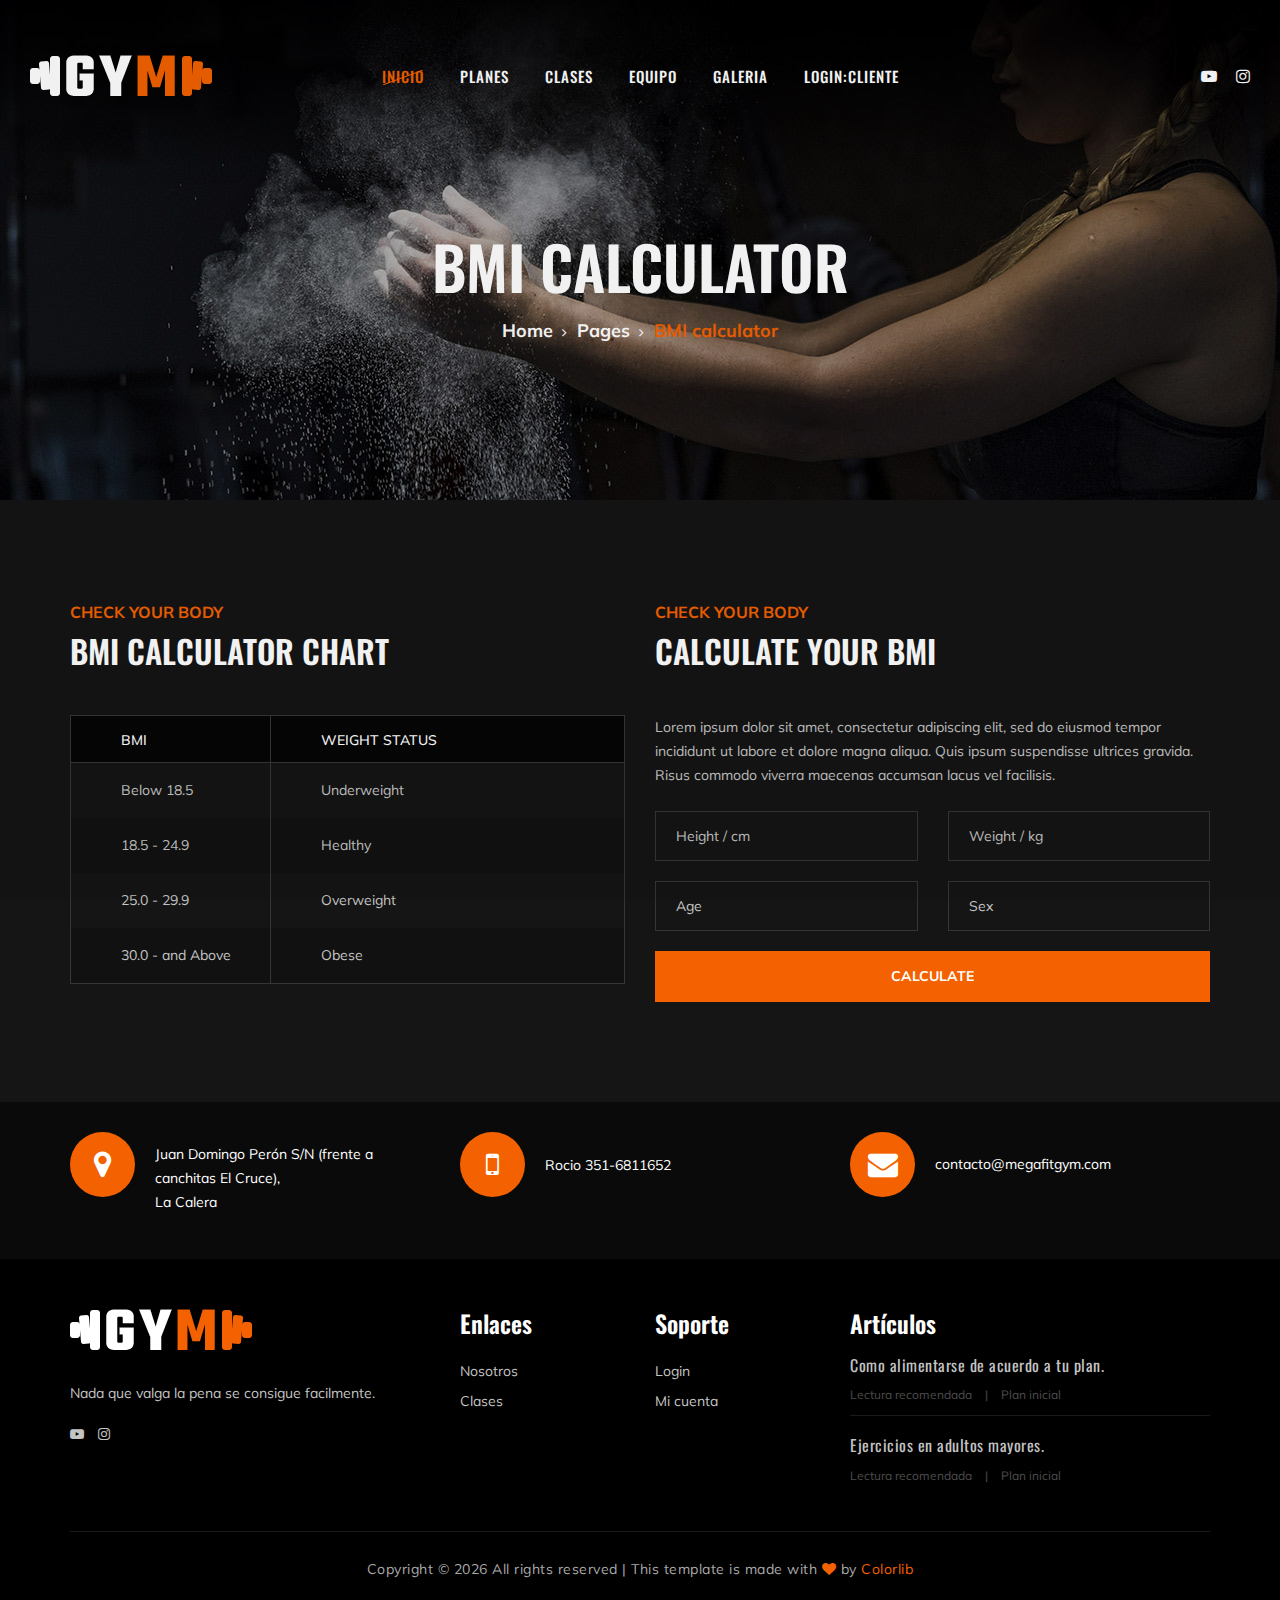
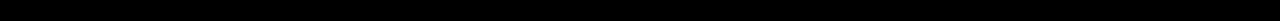
<file: bmi-calculator.html>
<!DOCTYPE html>
<html lang="es">

<head>
    <meta charset="UTF-8">
    <meta name="description" content="Gym Template">
    <meta name="keywords" content="gimnasio,megafIt">
    <meta name="viewport" content="width=device-width, initial-scale=1.0">
    <meta http-equiv="X-UA-Compatible" content="ie=edge">
    <title>MegaFit</title>

    <!-- Google Font -->
    <link href="https://fonts.googleapis.com/css?family=Muli:300,400,500,600,700,800,900&display=swap" rel="stylesheet">
    <link href="https://fonts.googleapis.com/css?family=Oswald:300,400,500,600,700&display=swap" rel="stylesheet">

    <!-- Css Styles -->
    <link rel="stylesheet" href="css/bootstrap.min.css" type="text/css">
    <link rel="stylesheet" href="css/font-awesome.min.css" type="text/css">
    <link rel="stylesheet" href="css/flaticon.css" type="text/css">
    <link rel="stylesheet" href="css/owl.carousel.min.css" type="text/css">
    <link rel="stylesheet" href="css/barfiller.css" type="text/css">
    <link rel="stylesheet" href="css/magnific-popup.css" type="text/css">
    <link rel="stylesheet" href="css/slicknav.min.css" type="text/css">
    <link rel="stylesheet" href="css/style.css" type="text/css">

    <!-- Favicon -->
    <link rel="apple-touch-icon" sizes="180x180" href="/apple-touch-icon.png">
    <link rel="icon" type="image/png" sizes="32x32" href="/favicon-32x32.png">
    <link rel="icon" type="image/png" sizes="16x16" href="/favicon-16x16.png">
    <link rel="manifest" href="/site.webmanifest">
</head>

<body>
    <!-- Page Preloder -->
    <div id="preloder">
        <div class="loader"></div>
    </div>

    <!-- Offcanvas Menu Section Begin -->
    <div class="offcanvas-menu-overlay"></div>
    <div class="offcanvas-menu-wrapper">
        <div class="canvas-close">
            <i class="fa fa-close"></i>
        </div>
        
        <nav class="canvas-menu mobile-menu">
            <ul>
                <li><a href="./index.html">Inicio</a></li>
                <!-- <li><a href="./about-us.html">Nosotros</a></li> -->
                <li><a href="./services.html">Planes</a></li>
                <li><a href="./class-details.html">Clases</a></li>
                <li><a href="./team.html">Equipo</a></li>
                <li><a href="./gallery.html">Galeria</a></li>
                <li><a href="./cliente/login.php">Login:CLIENTE</a></li>
                <!-- <li><a href="./contact.html">Contact</a></li> -->
            </ul>
        </nav>
        <div id="mobile-menu-wrap"></div>
        <div class="canvas-social">
            <!-- <a href="#"><i class="fa fa-facebook"></i></a> -->
            <!-- <a href="#"><i class="fa fa-twitter"></i></a> -->
            <a href="#"><i class="fa fa-youtube-play"></i></a>
            <a href="#"><i class="fa fa-instagram"></i></a>
        </div>
    </div>
    <!-- Offcanvas Menu Section End -->

    <!-- Header Section Begin -->
    <header class="header-section">
        <div class="container-fluid">
            <div class="row">
                <div class="col-lg-3">
                    <div class="logo">
                        <a href="./index.html">
                            <img src="img/logo.png" alt="">
                        </a>
                    </div>
                </div>
                <div class="col-lg-6">
                    <nav class="nav-menu">
                        <ul>
                            <li class="active"><a href="./index.html">Inicio</a></li>
                            <!-- <li><a href="./about-us.html">Nosotros</a></li> -->
                            <li><a href="./services.html">Planes</a></li>
                            <li><a href="./class-details.html">Clases</a></li>
                            <li><a href="./team.html">Equipo</a></li>
                            <li><a href="./gallery.html">Galeria</a></li>
                            <!-- <li><a href="./contact.html">Contacto</a></li> -->
                            <li><a href="./cliente/login.php">Login:CLIENTE</a></li>
                        </ul>
                    </nav>
                </div>
                <div class="col-lg-3">
                    <div class="top-option">
                        <!-- <div class="to-search search-switch">
                            <i class="fa fa-search"></i>
                        </div> -->
                        <div class="to-social">
                            <!-- <a href="#"><i class="fa fa-facebook"></i></a> -->
                            <!-- <a href="#"><i class="fa fa-twitter"></i></a> -->
                            <a href="#"><i class="fa fa-youtube-play"></i></a>
                            <a href="#"><i class="fa fa-instagram"></i></a>
                        </div>
                    </div>
                </div>
            </div>
            <div class="canvas-open">
                <i class="fa fa-bars"></i>
            </div>
        </div>
    </header>
    <!-- Header End -->

    <!-- Breadcrumb Section Begin -->
    <section class="breadcrumb-section set-bg" data-setbg="img/breadcrumb-bg.jpg">
        <div class="container">
            <div class="row">
                <div class="col-lg-12 text-center">
                    <div class="breadcrumb-text">
                        <h2>BMI calculator</h2>
                        <div class="bt-option">
                            <a href="./index.html">Home</a>
                            <a href="#">Pages</a>
                            <span>BMI calculator</span>
                        </div>
                    </div>
                </div>
            </div>
        </div>
    </section>
    <!-- Breadcrumb Section End -->

    <!-- BMI Calculator Section Begin -->
    <section class="bmi-calculator-section spad">
        <div class="container">
            <div class="row">
                <div class="col-lg-6">
                    <div class="section-title chart-title">
                        <span>check your body</span>
                        <h2>BMI CALCULATOR CHART</h2>
                    </div>
                    <div class="chart-table">
                        <table>
                            <thead>
                                <tr>
                                    <th>Bmi</th>
                                    <th>WEIGHT STATUS</th>
                                </tr>
                            </thead>
                            <tbody>
                                <tr>
                                    <td class="point">Below 18.5</td>
                                    <td>Underweight</td>
                                </tr>
                                <tr>
                                    <td class="point">18.5 - 24.9</td>
                                    <td>Healthy</td>
                                </tr>
                                <tr>
                                    <td class="point">25.0 - 29.9</td>
                                    <td>Overweight</td>
                                </tr>
                                <tr>
                                    <td class="point">30.0 - and Above</td>
                                    <td>Obese</td>
                                </tr>
                            </tbody>
                        </table>
                    </div>
                </div>
                <div class="col-lg-6">
                    <div class="section-title chart-calculate-title">
                        <span>check your body</span>
                        <h2>CALCULATE YOUR BMI</h2>
                    </div>
                    <div class="chart-calculate-form">
                        <p>Lorem ipsum dolor sit amet, consectetur adipiscing elit, sed do eiusmod tempor incididunt ut
                            labore et dolore magna aliqua. Quis ipsum suspendisse ultrices gravida. Risus commodo
                            viverra maecenas accumsan lacus vel facilisis.</p>
                        <form action="#">
                            <div class="row">
                                <div class="col-sm-6">
                                    <input type="text" placeholder="Height / cm">
                                </div>
                                <div class="col-sm-6">
                                    <input type="text" placeholder="Weight / kg">
                                </div>
                                <div class="col-sm-6">
                                    <input type="text" placeholder="Age">
                                </div>
                                <div class="col-sm-6">
                                    <input type="text" placeholder="Sex">
                                </div>
                                <div class="col-lg-12">
                                    <button type="submit">Calculate</button>
                                </div>
                            </div>
                        </form>
                    </div>
                </div>
            </div>
        </div>
    </section>
    <!-- BMI Calculator Section End -->

    <!-- Get In Touch Section Begin -->
    <div class="gettouch-section">
        <div class="container">
            <div class="row">
                <div class="col-md-4">
                    <div class="gt-text">
                        <i class="fa fa-map-marker"></i>
                        <p>Juan Domingo Perón S/N (frente a canchitas El Cruce),<br /> La Calera</p>
                    </div>
                </div>
                <div class="col-md-4">
                    <div class="gt-text">
                        <i class="fa fa-mobile"></i>
                        <ul>
                            <li>Rocio 351-6811652</li>
                        </ul>
                    </div>
                </div>
                <div class="col-md-4">
                    <div class="gt-text email">
                        <i class="fa fa-envelope"></i>
                        <p>contacto@megafitgym.com</p>
                    </div>
                </div>
            </div>
        </div>
    </div>
    <!-- Get In Touch Section End -->

    <!-- Footer Section Begin -->
    <section class="footer-section">
        <div class="container">
            <div class="row">
                <div class="col-lg-4">
                    <div class="fs-about">
                        <div class="fa-logo">
                            <a href="#"><img src="img/logo.png" alt=""></a>
                        </div>
                        <p>Nada que valga la pena se consigue facilmente.</p>
                        <div class="fa-social">
                            <!-- <a href="#"><i class="fa fa-facebook"></i></a> -->
                            <!-- <a href="#"><i class="fa fa-twitter"></i></a> -->
                            <a href="#"><i class="fa fa-youtube-play"></i></a>
                            <a href="#"><i class="fa fa-instagram"></i></a>
                            <!-- <a href="#"><i class="fa  fa-envelope-o"></i></a> -->
                        </div>
                    </div>
                </div>
                <div class="col-lg-2 col-md-3 col-sm-6">
                    <div class="fs-widget">
                        <h4>Enlaces</h4>
                        <ul>
                            <li><a href="#">Nosotros</a></li>
                            <!-- <li><a href="#">Blog</a></li> -->
                            <li><a href="#">Clases</a></li>
                            <!-- <li><a href="#">Contact</a></li> -->
                        </ul>
                    </div>
                </div>
                <div class="col-lg-2 col-md-3 col-sm-6">
                    <div class="fs-widget">
                        <h4>Soporte</h4>
                        <ul>
                            <li><a href="#">Login</a></li>
                            <li><a href="#">Mi cuenta</a></li>
                            <!-- <li><a href="#">Subscribe</a></li> -->
                            <!-- <li><a href="#">Contact</a></li> -->
                        </ul>
                    </div>
                </div>
                <div class="col-lg-4 col-md-6">
                    <div class="fs-widget">
                        <h4>Artículos</h4>
                        <div class="fw-recent">
                            <h6><a href="blog-details-alimentacion.html">Como alimentarse de acuerdo a tu plan.</a></h6>
                            <ul>
                                <li>Lectura recomendada</li>
                                <li>Plan inicial</li>
                            </ul>
                        </div>
                        <div class="fw-recent">
                            <h6><a href="blog-details-adultos.html">Ejercicios en adultos mayores.</a></h6>
                            <ul>
                                <li>Lectura recomendada</li>
                                <li>Plan inicial</li>
                            </ul>
                        </div>
                    </div>
                </div>
            </div>
            <div class="row">
                <div class="col-lg-12 text-center">
                    <div class="copyright-text">
                        <p><!-- Link back to Colorlib can't be removed. Template is licensed under CC BY 3.0. -->
                            Copyright &copy;
                            <script>document.write(new Date().getFullYear());</script> All rights reserved | This
                            template is made with <i class="fa fa-heart" aria-hidden="true"></i> by <a
                                href="https://colorlib.com" target="_blank">Colorlib</a>
                            <!-- Link back to Colorlib can't be removed. Template is licensed under CC BY 3.0. -->
                        </p>
                    </div>
                </div>
            </div>
        </div>
    </section>
    <!-- Footer Section End -->

    

    <!-- Js Plugins -->
    <script src="js/jquery-3.3.1.min.js"></script>
    <script src="js/bootstrap.min.js"></script>
    <script src="js/jquery.magnific-popup.min.js"></script>
    <script src="js/masonry.pkgd.min.js"></script>
    <script src="js/jquery.barfiller.js"></script>
    <script src="js/jquery.slicknav.js"></script>
    <script src="js/owl.carousel.min.js"></script>
    <script src="js/main.js"></script>



</body>

</html>
</file>
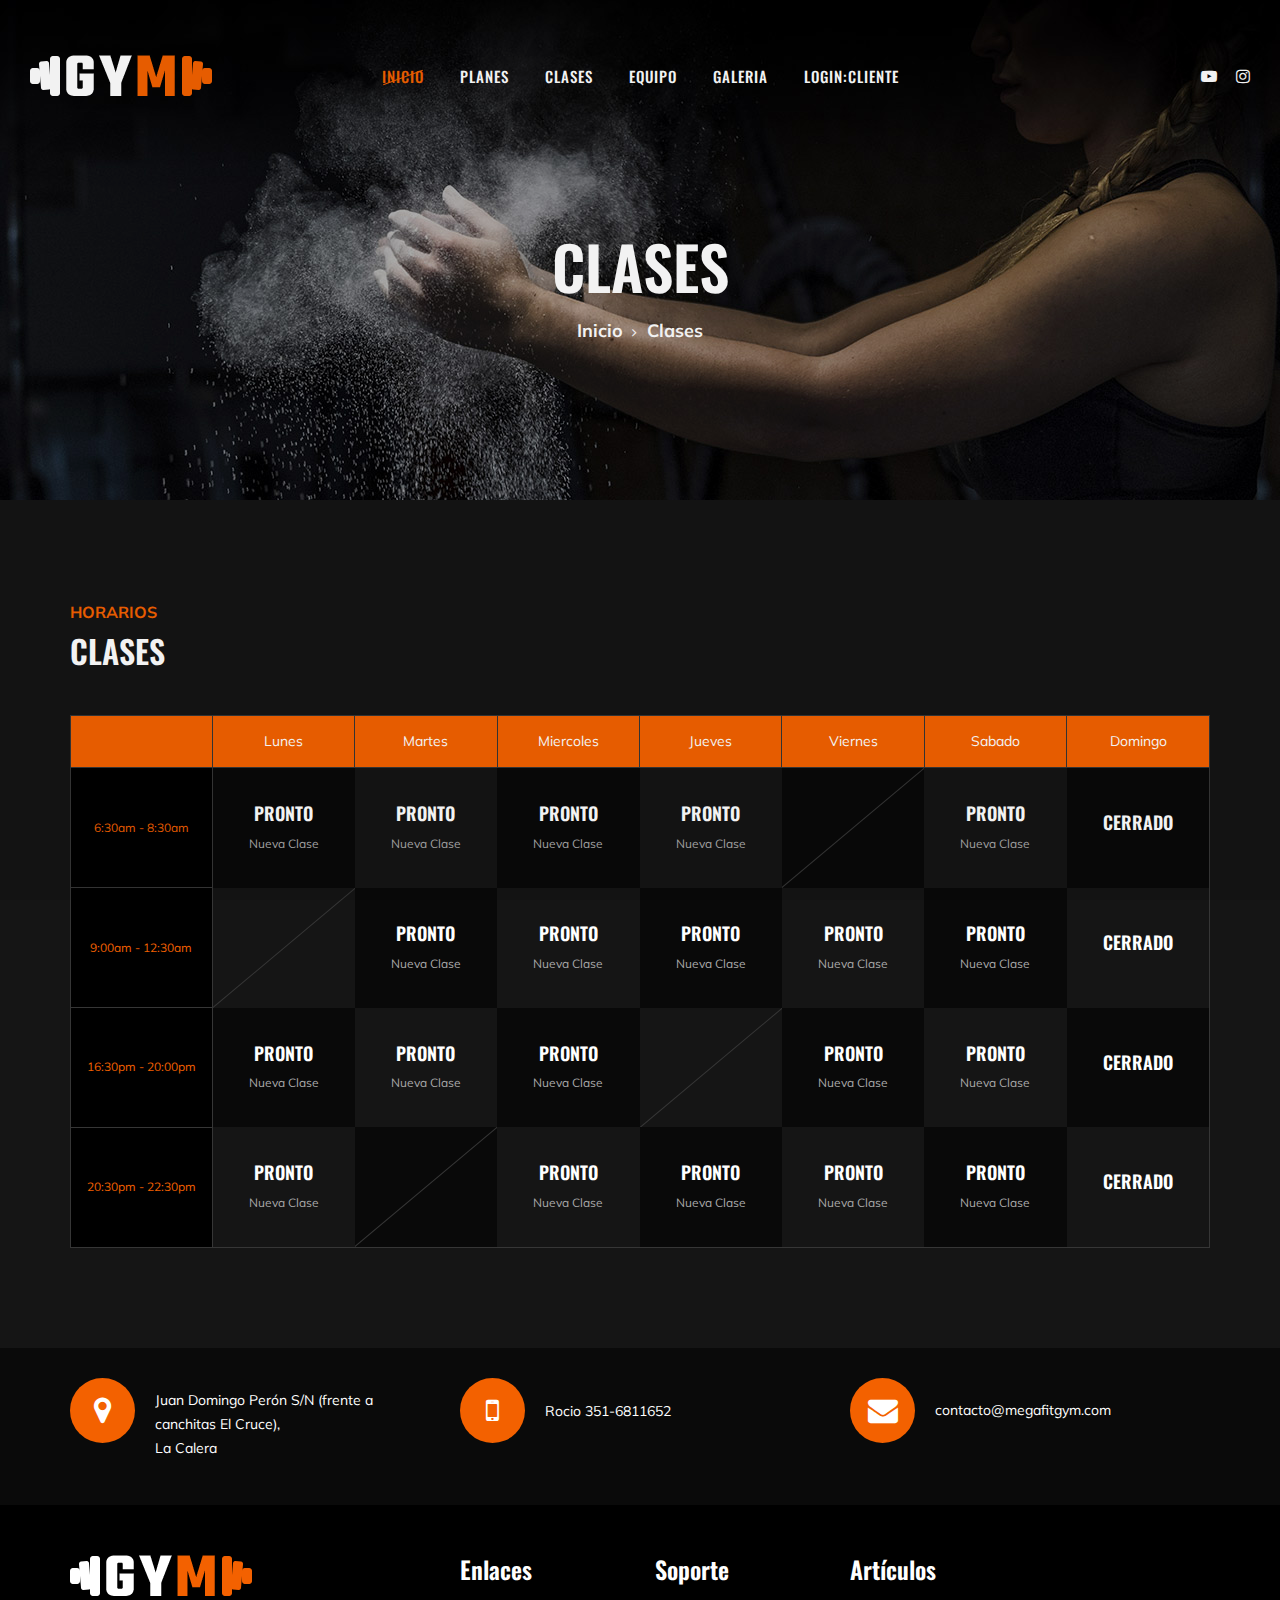
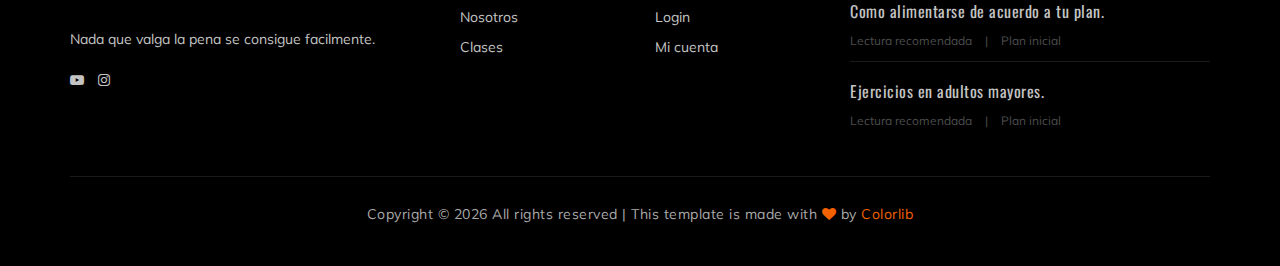
<file: class-details.html>
<!DOCTYPE html>
<html lang="es">

<head>
    <meta charset="UTF-8">
    <meta name="description" content="Gym Template">
    <meta name="keywords" content="gimnasio,megafIt">
    <meta name="viewport" content="width=device-width, initial-scale=1.0">
    <meta http-equiv="X-UA-Compatible" content="ie=edge">
    <title>MegaFit</title>

    <!-- Google Font -->
    <link href="https://fonts.googleapis.com/css?family=Muli:300,400,500,600,700,800,900&display=swap" rel="stylesheet">
    <link href="https://fonts.googleapis.com/css?family=Oswald:300,400,500,600,700&display=swap" rel="stylesheet">

    <!-- Css Styles -->
    <link rel="stylesheet" href="css/bootstrap.min.css" type="text/css">
    <link rel="stylesheet" href="css/font-awesome.min.css" type="text/css">
    <link rel="stylesheet" href="css/flaticon.css" type="text/css">
    <link rel="stylesheet" href="css/owl.carousel.min.css" type="text/css">
    <link rel="stylesheet" href="css/barfiller.css" type="text/css">
    <link rel="stylesheet" href="css/magnific-popup.css" type="text/css">
    <link rel="stylesheet" href="css/slicknav.min.css" type="text/css">
    <link rel="stylesheet" href="css/style.css" type="text/css">

    <!-- Favicon -->
    <link rel="apple-touch-icon" sizes="180x180" href="/apple-touch-icon.png">
    <link rel="icon" type="image/png" sizes="32x32" href="/favicon-32x32.png">
    <link rel="icon" type="image/png" sizes="16x16" href="/favicon-16x16.png">
    <link rel="manifest" href="/site.webmanifest">

    
</head>

<body>
    <!-- Page Preloder -->
    <div id="preloder">
        <div class="loader"></div>
    </div>

    <!-- Offcanvas Menu Section Begin -->
    <div class="offcanvas-menu-overlay"></div>
    <div class="offcanvas-menu-wrapper">
        <div class="canvas-close">
            <i class="fa fa-close"></i>
        </div>
        
        <nav class="canvas-menu mobile-menu">
            <ul>
                <li><a href="./index.html">Inicio</a></li>
                <!-- <li><a href="./about-us.html">Nosotros</a></li> -->
                <li><a href="./services.html">Planes</a></li>
                <li><a href="./class-details.html">Clases</a></li>
                <li><a href="./team.html">Equipo</a></li>
                <li><a href="./gallery.html">Galeria</a></li>
                <li><a href="./cliente/login.php">Login:CLIENTE</a></li>
                <!-- <li><a href="./contact.html">Contact</a></li> -->
            </ul>
        </nav>
        <div id="mobile-menu-wrap"></div>
        <div class="canvas-social">
            <!-- <a href="#"><i class="fa fa-facebook"></i></a> -->
            <!-- <a href="#"><i class="fa fa-twitter"></i></a> -->
            <a href="#"><i class="fa fa-youtube-play"></i></a>
            <a href="#"><i class="fa fa-instagram"></i></a>
        </div>
    </div>
    <!-- Offcanvas Menu Section End -->

    <!-- Header Section Begin -->
    <header class="header-section">
        <div class="container-fluid">
            <div class="row">
                <div class="col-lg-3">
                    <div class="logo">
                        <a href="./index.html">
                            <img src="img/logo.png" alt="">
                        </a>
                    </div>
                </div>
                <div class="col-lg-6">
                    <nav class="nav-menu">
                        <ul>
                            <li class="active"><a href="./index.html">Inicio</a></li>
                            <!-- <li><a href="./about-us.html">Nosotros</a></li> -->
                            <li><a href="./services.html">Planes</a></li>
                            <li><a href="./class-details.html">Clases</a></li>
                            <li><a href="./team.html">Equipo</a></li>
                            <li><a href="./gallery.html">Galeria</a></li>
                            <!-- <li><a href="./contact.html">Contacto</a></li> -->
                            <li><a href="./cliente/login.php">Login:CLIENTE</a></li>
                        </ul>
                    </nav>
                </div>
                <div class="col-lg-3">
                    <div class="top-option">
                        <!-- <div class="to-search search-switch">
                            <i class="fa fa-search"></i>
                        </div> -->
                        <div class="to-social">
                            <!-- <a href="#"><i class="fa fa-facebook"></i></a> -->
                            <!-- <a href="#"><i class="fa fa-twitter"></i></a> -->
                            <a href="#"><i class="fa fa-youtube-play"></i></a>
                            <a href="#"><i class="fa fa-instagram"></i></a>
                        </div>
                    </div>
                </div>
            </div>
            <div class="canvas-open">
                <i class="fa fa-bars"></i>
            </div>
        </div>
    </header>
    <!-- Header End -->

    <!-- Breadcrumb Section Begin -->
    <section class="breadcrumb-section set-bg" data-setbg="img/breadcrumb-bg.jpg">
        <div class="container">
            <div class="row">
                <div class="col-lg-12 text-center">
                    <div class="breadcrumb-text">
                        <h2>Clases</h2>
                        <div class="bt-option">
                            <a href="./index.html">Inicio</a>
                            <span style="color: white;">Clases</span>
                        </div>
                    </div>
                </div>
            </div>
        </div>
    </section>
    <!-- Breadcrumb Section End -->

    <!-- Class Timetable Section Begin -->
    <section class="class-timetable-section spad">
        <div class="container">
            <div class="row">
                <div class="col-lg-6">
                    <div class="section-title">
                        <span>Horarios</span>
                        <h2>Clases </h2>
                    </div>
                </div>
<!--                 <div class="col-lg-6">
                    <div class="table-controls">
                        <ul>
                            <li class="active" data-tsfilter="all">All event</li>
                            <li data-tsfilter="fitness">Fitness tips</li>
                            <li data-tsfilter="motivation">Motivation</li>
                            <li data-tsfilter="workout">Workout</li>
                        </ul>
                    </div>
                </div> -->
            </div>
            <div class="row">
                <div class="col-lg-12">
                    <div class="class-timetable d-none d-lg-block">
                        <table>
                            <thead>
                                <tr>
                                    <th></th>
                                    <th>Lunes</th>
                                    <th>Martes</th>
                                    <th>Miercoles</th>
                                    <th>Jueves</th>
                                    <th>Viernes</th>
                                    <th>Sabado</th>
                                    <th>Domingo</th>
                                </tr>
                            </thead>
                            <tbody>
                                <tr>
                                    <td class="class-time">6:30am - 8:30am</td>
                                    <td class="dark-bg hover-bg ts-meta" data-tsmeta="workout">
                                        <h5>Pronto</h5>
                                        <span>Nueva Clase</span>
                                    </td>
                                    <td class="hover-bg ts-meta" data-tsmeta="fitness">
                                        <h5>Pronto</h5>
                                        <span>Nueva Clase</span>
                                    </td>
                                    <td class="dark-bg hover-bg ts-meta" data-tsmeta="workout">
                                        <h5>Pronto</h5>
                                        <span>Nueva Clase</span>
                                    </td>
                                    <td class="hover-bg ts-meta" data-tsmeta="fitness">
                                        <h5>Pronto</h5>
                                        <span>Nueva Clase</span>
                                    </td>
                                    <td class="dark-bg blank-td"></td>
                                    <td class="hover-bg ts-meta" data-tsmeta="motivation">
                                        <h5>Pronto</h5>
                                        <span>Nueva Clase</span>
                                    </td>
                                    <td class="dark-bg hover-bg ts-meta" data-tsmeta="workout">
                                        <h5>Cerrado</h5>
                                        
                                    </td>
                                </tr>
                                <tr>
                                    <td class="class-time">9:00am - 12:30am</td>
                                    <td class="blank-td"></td>
                                    <td class="dark-bg hover-bg ts-meta" data-tsmeta="fitness">
                                        <h5>Pronto</h5>
                                        <span>Nueva Clase</span>
                                    </td>
                                    <td class="hover-bg ts-meta" data-tsmeta="workout">
                                        <h5>Pronto</h5>
                                        <span>Nueva Clase</span>
                                    </td>
                                    <td class="dark-bg hover-bg ts-meta" data-tsmeta="motivation">
                                        <h5>Pronto</h5>
                                        <span>Nueva Clase</span>
                                    </td>
                                    <td class="hover-bg ts-meta" data-tsmeta="workout">
                                        <h5>Pronto</h5>
                                        <span>Nueva Clase</span>
                                    </td>
                                    <td class="dark-bg hover-bg ts-meta" data-tsmeta="motivation">
                                        <h5>Pronto</h5>
                                        <span>Nueva Clase</span>
                                    </td>
                                    <td class="grey-bg hover-bg ts-meta" data-tsmeta="workout">
                                        <h5>Cerrado</h5>
                                        
                                    </td>
                                </tr>
                                <tr>
                                    <td class="class-time">16:30pm - 20:00pm</td>
                                    <td class="dark-bg hover-bg ts-meta" data-tsmeta="fitness">
                                        <h5>Pronto</h5>
                                        <span>Nueva Clase</span>
                                    </td>
                                    <td class="hover-bg ts-meta" data-tsmeta="motivation">
                                        <h5>Pronto</h5>
                                        <span>Nueva Clase</span>
                                    </td>
                                    <td class="dark-bg hover-bg ts-meta" data-tsmeta="workout">
                                        <h5>Pronto</h5>
                                        <span>Nueva Clase</span>
                                    </td>
                                    <td class="blank-td"></td>
                                    <td class="dark-bg hover-bg ts-meta" data-tsmeta="workout">
                                        <h5>Pronto</h5>
                                        <span>Nueva Clase</span>
                                    </td>
                                    <td class="hover-bg ts-meta" data-tsmeta="motivation">
                                        <h5>Pronto</h5>
                                        <span>Nueva Clase</span>
                                    </td>
                                    <td class="dark-bg hover-bg ts-meta" data-tsmeta="workout">
                                        <h5>Cerrado</h5>
                                        
                                    </td>
                                </tr>
                                <tr>
                                    <td class="class-time">20:30pm - 22:30pm</td>
                                    <td class="hover-bg ts-meta" data-tsmeta="motivation">
                                        <h5>Pronto</h5>
                                        <span>Nueva Clase</span>
                                    </td>
                                    <td class="dark-bg blank-td"></td>
                                    <td class="hover-bg ts-meta" data-tsmeta="fitness">
                                        <h5>Pronto</h5>
                                        <span>Nueva Clase</span>
                                    </td>
                                    <td class="dark-bg hover-bg ts-meta" data-tsmeta="workout">
                                        <h5>Pronto</h5>
                                        <span>Nueva Clase</span>
                                    </td>
                                    <td class="hover-bg ts-meta" data-tsmeta="motivation">
                                        <h5>Pronto</h5>
                                        <span>Nueva Clase</span>
                                    </td>
                                    <td class="dark-bg hover-bg ts-meta" data-tsmeta="fitness">
                                        <h5>Pronto</h5>
                                        <span>Nueva Clase</span>
                                    </td>
                                    <td class="grey-bg hover-bg ts-meta" data-tsmeta="workout">
                                        <h5>Cerrado</h5>
                                        
                                    </td>
                                </tr>
                            </tbody>
                        </table>
                    </div>
                    
                    <!-- Mobile View -->
                    <div class="class-timetable-mobile d-block d-lg-none">
                        <!-- Lunes -->
                        <div class="ctm-day">
                            <h4>Lunes</h4>
                            <div class="ctm-item">
                                <span class="ctm-time">6:30am - 8:30am</span>
                                <div class="ctm-info">
                                    <h5>Pronto</h5>
                                    <span>Nueva Clase</span>
                                </div>
                            </div>
                            <div class="ctm-item dark-bg">
                                <span class="ctm-time">16:30pm - 20:00pm</span>
                                <div class="ctm-info">
                                    <h5>Pronto</h5>
                                    <span>Nueva Clase</span>
                                </div>
                            </div>
                            <div class="ctm-item">
                                <span class="ctm-time">20:30pm - 22:30pm</span>
                                <div class="ctm-info">
                                    <h5>Pronto</h5>
                                    <span>Nueva Clase</span>
                                </div>
                            </div>
                        </div>

                        <!-- Martes -->
                        <div class="ctm-day">
                            <h4>Martes</h4>
                            <div class="ctm-item">
                                <span class="ctm-time">6:00am - 8:00am</span>
                                <div class="ctm-info">
                                    <h5>Pronto</h5>
                                    <span>Nueva Clase</span>
                                </div>
                            </div>
                            <div class="ctm-item dark-bg">
                                <span class="ctm-time">10:00am - 12:00am</span>
                                <div class="ctm-info">
                                    <h5>Pronto</h5>
                                    <span>Nueva Clase</span>
                                </div>
                            </div>
                            <div class="ctm-item">
                                <span class="ctm-time">17:00pm - 19:00pm</span>
                                <div class="ctm-info">
                                    <h5>Pronto</h5>
                                    <span>Nueva Clase</span>
                                </div>
                            </div>
                        </div>

                        <!-- Miercoles -->
                        <div class="ctm-day">
                            <h4>Miercoles</h4>
                            <div class="ctm-item">
                                <span class="ctm-time">6:30am - 8:30am</span>
                                <div class="ctm-info">
                                    <h5>Pronto</h5>
                                    <span>Nueva Clase</span>
                                </div>
                            </div>
                            <div class="ctm-item dark-bg">
                                <span class="ctm-time">10:00am - 12:00am</span>
                                <div class="ctm-info">
                                    <h5>Pronto</h5>
                                    <span>Nueva Clase</span>
                                </div>
                            </div>
                            <div class="ctm-item">
                                <span class="ctm-time">17:00pm - 19:00pm</span>
                                <div class="ctm-info">
                                    <h5>Pronto</h5>
                                    <span>Nueva Clase</span>
                                </div>
                            </div>
                            <div class="ctm-item dark-bg">
                                <span class="ctm-time">20:30pm - 22:30pm</span>
                                <div class="ctm-info">
                                    <h5>Pronto</h5>
                                    <span>Nueva Clase</span>
                                </div>
                            </div>
                        </div>

                        <!-- Jueves -->
                        <div class="ctm-day">
                            <h4>Jueves</h4>
                            <div class="ctm-item">
                                <span class="ctm-time">6:30am - 8:30am</span>
                                <div class="ctm-info">
                                    <h5>Pronto</h5>
                                    <span>Nueva Clase</span>
                                </div>
                            </div>
                            <div class="ctm-item dark-bg">
                                <span class="ctm-time">10:00am - 12:00am</span>
                                <div class="ctm-info">
                                    <h5>Pronto</h5>
                                    <span>Nueva Clase</span>
                                </div>
                            </div>
                            <div class="ctm-item">
                                <span class="ctm-time">19:00pm - 21:00pm</span>
                                <div class="ctm-info">
                                    <h5>Pronto</h5>
                                    <span>Nueva Clase</span>
                                </div>
                            </div>
                        </div>

                        <!-- Viernes -->
                        <div class="ctm-day">
                            <h4>Viernes</h4>
                            <div class="ctm-item">
                                <span class="ctm-time">10:00am - 12:00am</span>
                                <div class="ctm-info">
                                    <h5>Pronto</h5>
                                    <span>Nueva Clase</span>
                                </div>
                            </div>
                            <div class="ctm-item dark-bg">
                                <span class="ctm-time">17:00pm - 19:00pm</span>
                                <div class="ctm-info">
                                    <h5>Pronto</h5>
                                    <span>Nueva Clase</span>
                                </div>
                            </div>
                            <div class="ctm-item">
                                <span class="ctm-time">19:00pm - 21:00pm</span>
                                <div class="ctm-info">
                                    <h5>Pronto</h5>
                                    <span>Nueva Clase</span>
                                </div>
                            </div>
                        </div>

                        <!-- Sabado -->
                        <div class="ctm-day">
                            <h4>Sabado</h4>
                            <div class="ctm-item">
                                <span class="ctm-time">6:00am - 8:00am</span>
                                <div class="ctm-info">
                                    <h5>Pronto</h5>
                                    <span>Nueva Clase</span>
                                </div>
                            </div>
                            <div class="ctm-item dark-bg">
                                <span class="ctm-time">8:00am - 10:00am</span>
                                <div class="ctm-info">
                                    <h5>Pronto</h5>
                                    <span>Nueva Clase</span>
                                </div>
                            </div>
                            <div class="ctm-item">
                                <span class="ctm-time">17:00pm - 19:00pm</span>
                                <div class="ctm-info">
                                    <h5>Pronto</h5>
                                    <span>Nueva Clase</span>
                                </div>
                            </div>
                            <div class="ctm-item dark-bg">
                                <span class="ctm-time">19:00pm - 21:00pm</span>
                                <div class="ctm-info">
                                    <h5>Pronto</h5>
                                    <span>Nueva Clase</span>
                                </div>
                            </div>
                        </div>

                        <!-- Domingo -->
                        <div class="ctm-day">
                            <h4>Domingo</h4>
                            <div class="ctm-item">
                                <div class="ctm-info">
                                    <h5>Cerrado</h5>
                                </div>
                            </div>
                        </div>
                    </div>
                </div>
            </div>
        </div>
    </section>
    <!-- Class Timetable Section End -->

    <!-- Get In Touch Section Begin -->
    <div class="gettouch-section">
        <div class="container">
            <div class="row">
                <div class="col-md-4">
                    <div class="gt-text">
                        <i class="fa fa-map-marker"></i>
                        <p>Juan Domingo Perón S/N (frente a canchitas El Cruce),<br /> La Calera</p>
                    </div>
                </div>
                <div class="col-md-4">
                    <div class="gt-text">
                        <i class="fa fa-mobile"></i>
                        <ul>
                            <li>Rocio 351-6811652</li>
                        </ul>
                    </div>
                </div>
                <div class="col-md-4">
                    <div class="gt-text email">
                        <i class="fa fa-envelope"></i>
                        <p>contacto@megafitgym.com</p>
                    </div>
                </div>
            </div>
        </div>
    </div>
    <!-- Get In Touch Section End -->

    <!-- Footer Section Begin -->
    <section class="footer-section">
        <div class="container">
            <div class="row">
                <div class="col-lg-4">
                    <div class="fs-about">
                        <div class="fa-logo">
                            <a href="#"><img src="img/logo.png" alt=""></a>
                        </div>
                        <p>Nada que valga la pena se consigue facilmente.</p>
                        <div class="fa-social">
                            <!-- <a href="#"><i class="fa fa-facebook"></i></a> -->
                            <!-- <a href="#"><i class="fa fa-twitter"></i></a> -->
                            <a href="#"><i class="fa fa-youtube-play"></i></a>
                            <a href="#"><i class="fa fa-instagram"></i></a>
                            <!-- <a href="#"><i class="fa  fa-envelope-o"></i></a> -->
                        </div>
                    </div>
                </div>
                <div class="col-lg-2 col-md-3 col-sm-6">
                    <div class="fs-widget">
                        <h4>Enlaces</h4>
                        <ul>
                            <li><a href="#">Nosotros</a></li>
                            <!-- <li><a href="#">Blog</a></li> -->
                            <li><a href="#">Clases</a></li>
                            <!-- <li><a href="#">Contact</a></li> -->
                        </ul>
                    </div>
                </div>
                <div class="col-lg-2 col-md-3 col-sm-6">
                    <div class="fs-widget">
                        <h4>Soporte</h4>
                        <ul>
                            <li><a href="#">Login</a></li>
                            <li><a href="#">Mi cuenta</a></li>
                            <!-- <li><a href="#">Subscribe</a></li> -->
                            <!-- <li><a href="#">Contact</a></li> -->
                        </ul>
                    </div>
                </div>
                <div class="col-lg-4 col-md-6">
                    <div class="fs-widget">
                        <h4>Artículos</h4>
                        <div class="fw-recent">
                            <h6><a href="blog-details-alimentacion.html">Como alimentarse de acuerdo a tu plan.</a></h6>
                            <ul>
                                <li>Lectura recomendada</li>
                                <li>Plan inicial</li>
                            </ul>
                        </div>
                        <div class="fw-recent">
                            <h6><a href="blog-details-adultos.html">Ejercicios en adultos mayores.</a></h6>
                            <ul>
                                <li>Lectura recomendada</li>
                                <li>Plan inicial</li>
                            </ul>
                        </div>
                    </div>
                </div>
            </div>
            <div class="row">
                <div class="col-lg-12 text-center">
                    <div class="copyright-text">
                        <p><!-- Link back to Colorlib can't be removed. Template is licensed under CC BY 3.0. -->
                            Copyright &copy;
                            <script>document.write(new Date().getFullYear());</script> All rights reserved | This
                            template is made with <i class="fa fa-heart" aria-hidden="true"></i> by <a
                                href="https://colorlib.com" target="_blank">Colorlib</a>
                            <!-- Link back to Colorlib can't be removed. Template is licensed under CC BY 3.0. -->
                        </p>
                    </div>
                </div>
            </div>
        </div>
    </section>
    <!-- Footer Section End -->

    

    <!-- Js Plugins -->
    <script src="js/jquery-3.3.1.min.js"></script>
    <script src="js/bootstrap.min.js"></script>
    <script src="js/jquery.magnific-popup.min.js"></script>
    <script src="js/masonry.pkgd.min.js"></script>
    <script src="js/jquery.barfiller.js"></script>
    <script src="js/jquery.slicknav.js"></script>
    <script src="js/owl.carousel.min.js"></script>
    <script src="js/main.js"></script>



</body>

</html>
</file>
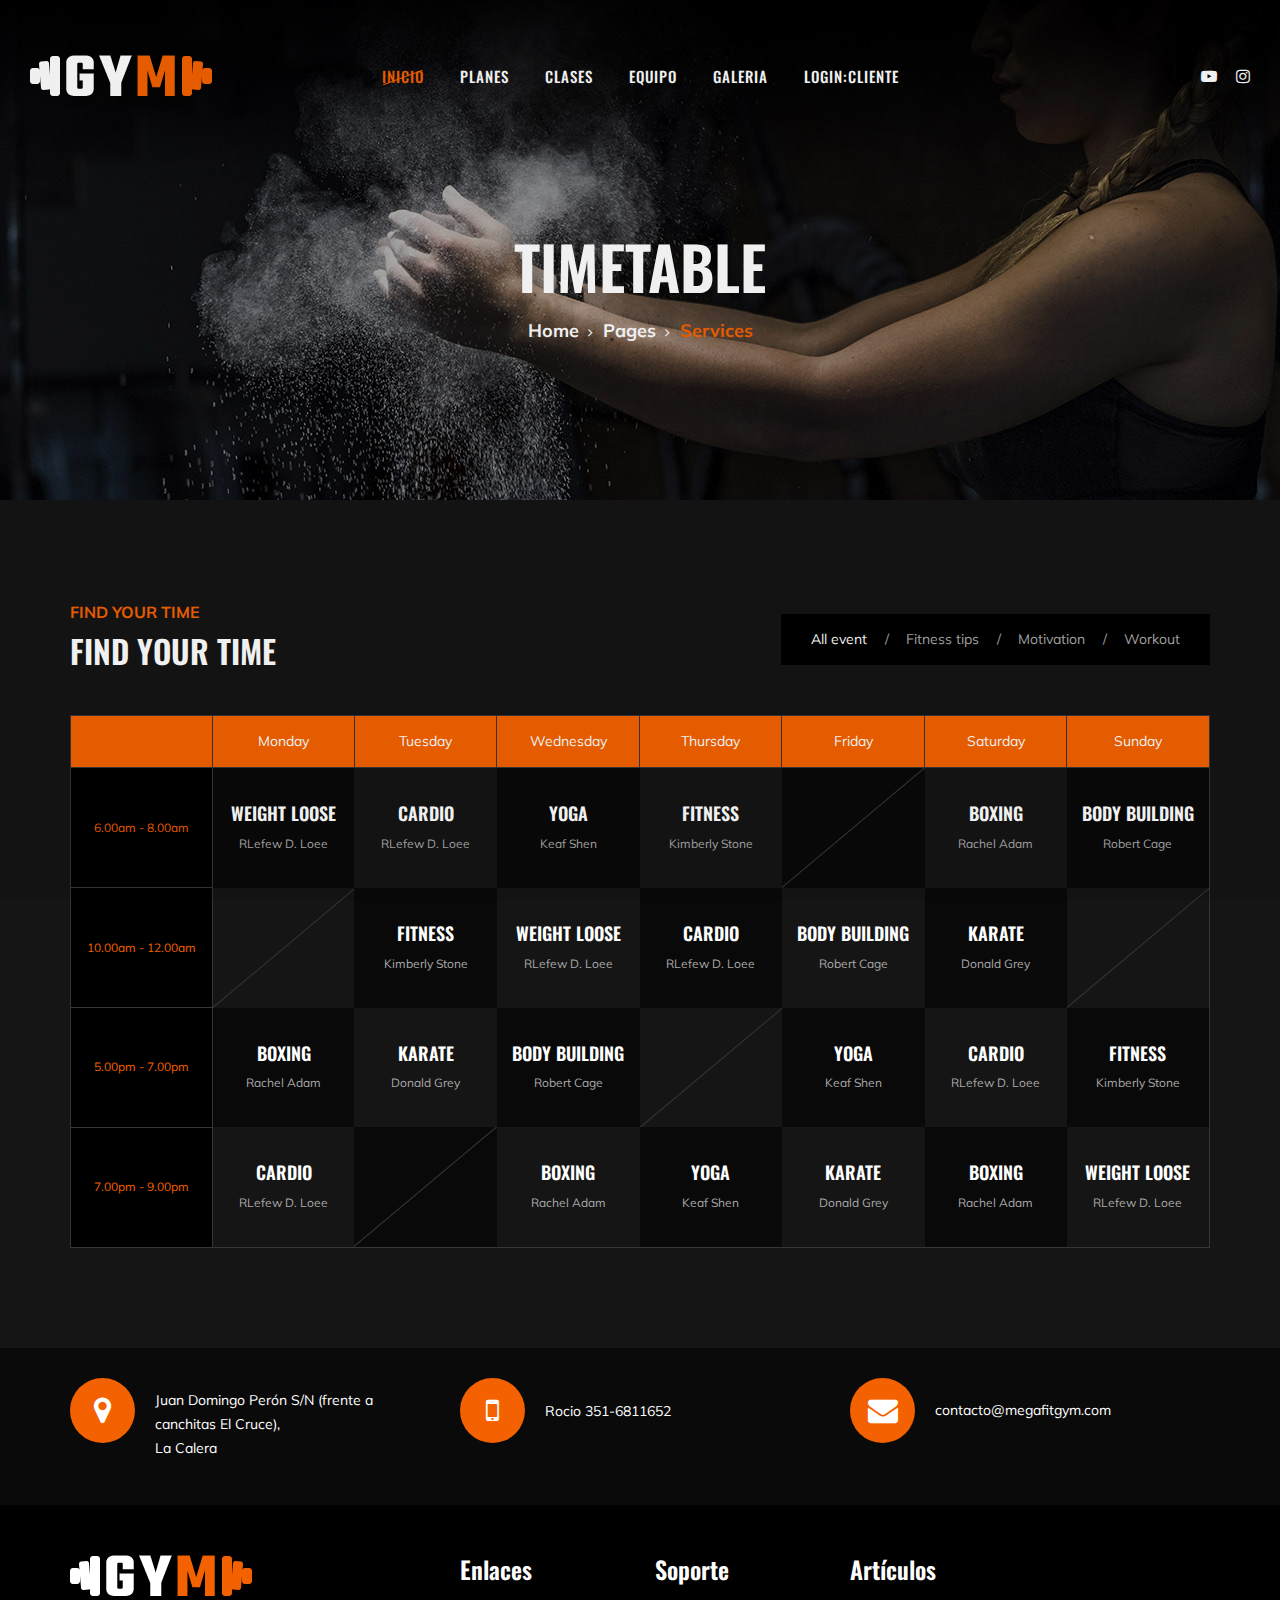
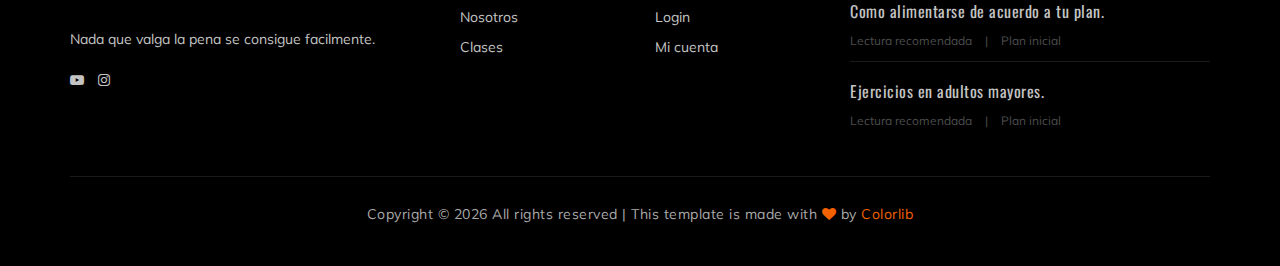
<file: class-timetable.html>
<!DOCTYPE html>
<html lang="es">

<head>
    <meta charset="UTF-8">
    <meta name="description" content="Gym Template">
    <meta name="keywords" content="gimnasio,megafIt">
    <meta name="viewport" content="width=device-width, initial-scale=1.0">
    <meta http-equiv="X-UA-Compatible" content="ie=edge">
    <title>MegaFit</title>

    <!-- Google Font -->
    <link href="https://fonts.googleapis.com/css?family=Muli:300,400,500,600,700,800,900&display=swap" rel="stylesheet">
    <link href="https://fonts.googleapis.com/css?family=Oswald:300,400,500,600,700&display=swap" rel="stylesheet">

    <!-- Css Styles -->
    <link rel="stylesheet" href="css/bootstrap.min.css" type="text/css">
    <link rel="stylesheet" href="css/font-awesome.min.css" type="text/css">
    <link rel="stylesheet" href="css/flaticon.css" type="text/css">
    <link rel="stylesheet" href="css/owl.carousel.min.css" type="text/css">
    <link rel="stylesheet" href="css/barfiller.css" type="text/css">
    <link rel="stylesheet" href="css/magnific-popup.css" type="text/css">
    <link rel="stylesheet" href="css/slicknav.min.css" type="text/css">
    <link rel="stylesheet" href="css/style.css" type="text/css">

    <!-- Favicon -->
    <link rel="apple-touch-icon" sizes="180x180" href="/apple-touch-icon.png">
    <link rel="icon" type="image/png" sizes="32x32" href="/favicon-32x32.png">
    <link rel="icon" type="image/png" sizes="16x16" href="/favicon-16x16.png">
    <link rel="manifest" href="/site.webmanifest">

    
</head>

<body>
    <!-- Page Preloder -->
    <div id="preloder">
        <div class="loader"></div>
    </div>

    <!-- Offcanvas Menu Section Begin -->
    <div class="offcanvas-menu-overlay"></div>
    <div class="offcanvas-menu-wrapper">
        <div class="canvas-close">
            <i class="fa fa-close"></i>
        </div>
        
        <nav class="canvas-menu mobile-menu">
            <ul>
                <li><a href="./index.html">Inicio</a></li>
                <!-- <li><a href="./about-us.html">Nosotros</a></li> -->
                <li><a href="./services.html">Planes</a></li>
                <li><a href="./class-details.html">Clases</a></li>
                <li><a href="./team.html">Equipo</a></li>
                <li><a href="./gallery.html">Galeria</a></li>
                <li><a href="./cliente/login.php">Login:CLIENTE</a></li>
                <!-- <li><a href="./contact.html">Contact</a></li> -->
            </ul>
        </nav>
        <div id="mobile-menu-wrap"></div>
        <div class="canvas-social">
            <!-- <a href="#"><i class="fa fa-facebook"></i></a> -->
            <!-- <a href="#"><i class="fa fa-twitter"></i></a> -->
            <a href="#"><i class="fa fa-youtube-play"></i></a>
            <a href="#"><i class="fa fa-instagram"></i></a>
        </div>
    </div>
    <!-- Offcanvas Menu Section End -->

    <!-- Header Section Begin -->
    <header class="header-section">
        <div class="container-fluid">
            <div class="row">
                <div class="col-lg-3">
                    <div class="logo">
                        <a href="./index.html">
                            <img src="img/logo.png" alt="">
                        </a>
                    </div>
                </div>
                <div class="col-lg-6">
                    <nav class="nav-menu">
                        <ul>
                            <li class="active"><a href="./index.html">Inicio</a></li>
                            <!-- <li><a href="./about-us.html">Nosotros</a></li> -->
                            <li><a href="./services.html">Planes</a></li>
                            <li><a href="./class-details.html">Clases</a></li>
                            <li><a href="./team.html">Equipo</a></li>
                            <li><a href="./gallery.html">Galeria</a></li>
                            <!-- <li><a href="./contact.html">Contacto</a></li> -->
                            <li><a href="./cliente/login.php">Login:CLIENTE</a></li>
                        </ul>
                    </nav>
                </div>
                <div class="col-lg-3">
                    <div class="top-option">
                        <!-- <div class="to-search search-switch">
                            <i class="fa fa-search"></i>
                        </div> -->
                        <div class="to-social">
                            <!-- <a href="#"><i class="fa fa-facebook"></i></a> -->
                            <!-- <a href="#"><i class="fa fa-twitter"></i></a> -->
                            <a href="#"><i class="fa fa-youtube-play"></i></a>
                            <a href="#"><i class="fa fa-instagram"></i></a>
                        </div>
                    </div>
                </div>
            </div>
            <div class="canvas-open">
                <i class="fa fa-bars"></i>
            </div>
        </div>
    </header>
    <!-- Header End -->

    <!-- Breadcrumb Section Begin -->
    <section class="breadcrumb-section set-bg" data-setbg="img/breadcrumb-bg.jpg">
        <div class="container">
            <div class="row">
                <div class="col-lg-12 text-center">
                    <div class="breadcrumb-text">
                        <h2>Timetable</h2>
                        <div class="bt-option">
                            <a href="./index.html">Home</a>
                            <a href="#">Pages</a>
                            <span>Services</span>
                        </div>
                    </div>
                </div>
            </div>
        </div>
    </section>
    <!-- Breadcrumb Section End -->

    <!-- Class Timetable Section Begin -->
    <section class="class-timetable-section spad">
        <div class="container">
            <div class="row">
                <div class="col-lg-6">
                    <div class="section-title">
                        <span>Find Your Time</span>
                        <h2>Find Your Time</h2>
                    </div>
                </div>
                <div class="col-lg-6">
                    <div class="table-controls">
                        <ul>
                            <li class="active" data-tsfilter="all">All event</li>
                            <li data-tsfilter="fitness">Fitness tips</li>
                            <li data-tsfilter="motivation">Motivation</li>
                            <li data-tsfilter="workout">Workout</li>
                        </ul>
                    </div>
                </div>
            </div>
            <div class="row">
                <div class="col-lg-12">
                    <div class="class-timetable">
                        <table>
                            <thead>
                                <tr>
                                    <th></th>
                                    <th>Monday</th>
                                    <th>Tuesday</th>
                                    <th>Wednesday</th>
                                    <th>Thursday</th>
                                    <th>Friday</th>
                                    <th>Saturday</th>
                                    <th>Sunday</th>
                                </tr>
                            </thead>
                            <tbody>
                                <tr>
                                    <td class="class-time">6.00am - 8.00am</td>
                                    <td class="dark-bg hover-bg ts-meta" data-tsmeta="workout">
                                        <h5>WEIGHT LOOSE</h5>
                                        <span>RLefew D. Loee</span>
                                    </td>
                                    <td class="hover-bg ts-meta" data-tsmeta="fitness">
                                        <h5>Cardio</h5>
                                        <span>RLefew D. Loee</span>
                                    </td>
                                    <td class="dark-bg hover-bg ts-meta" data-tsmeta="workout">
                                        <h5>Yoga</h5>
                                        <span>Keaf Shen</span>
                                    </td>
                                    <td class="hover-bg ts-meta" data-tsmeta="fitness">
                                        <h5>Fitness</h5>
                                        <span>Kimberly Stone</span>
                                    </td>
                                    <td class="dark-bg blank-td"></td>
                                    <td class="hover-bg ts-meta" data-tsmeta="motivation">
                                        <h5>Boxing</h5>
                                        <span>Rachel Adam</span>
                                    </td>
                                    <td class="dark-bg hover-bg ts-meta" data-tsmeta="workout">
                                        <h5>Body Building</h5>
                                        <span>Robert Cage</span>
                                    </td>
                                </tr>
                                <tr>
                                    <td class="class-time">10.00am - 12.00am</td>
                                    <td class="blank-td"></td>
                                    <td class="dark-bg hover-bg ts-meta" data-tsmeta="fitness">
                                        <h5>Fitness</h5>
                                        <span>Kimberly Stone</span>
                                    </td>
                                    <td class="hover-bg ts-meta" data-tsmeta="workout">
                                        <h5>WEIGHT LOOSE</h5>
                                        <span>RLefew D. Loee</span>
                                    </td>
                                    <td class="dark-bg hover-bg ts-meta" data-tsmeta="motivation">
                                        <h5>Cardio</h5>
                                        <span>RLefew D. Loee</span>
                                    </td>
                                    <td class="hover-bg ts-meta" data-tsmeta="workout">
                                        <h5>Body Building</h5>
                                        <span>Robert Cage</span>
                                    </td>
                                    <td class="dark-bg hover-bg ts-meta" data-tsmeta="motivation">
                                        <h5>Karate</h5>
                                        <span>Donald Grey</span>
                                    </td>
                                    <td class="blank-td"></td>
                                </tr>
                                <tr>
                                    <td class="class-time">5.00pm - 7.00pm</td>
                                    <td class="dark-bg hover-bg ts-meta" data-tsmeta="fitness">
                                        <h5>Boxing</h5>
                                        <span>Rachel Adam</span>
                                    </td>
                                    <td class="hover-bg ts-meta" data-tsmeta="motivation">
                                        <h5>Karate</h5>
                                        <span>Donald Grey</span>
                                    </td>
                                    <td class="dark-bg hover-bg ts-meta" data-tsmeta="workout">
                                        <h5>Body Building</h5>
                                        <span>Robert Cage</span>
                                    </td>
                                    <td class="blank-td"></td>
                                    <td class="dark-bg hover-bg ts-meta" data-tsmeta="workout">
                                        <h5>Yoga</h5>
                                        <span>Keaf Shen</span>
                                    </td>
                                    <td class="hover-bg ts-meta" data-tsmeta="motivation">
                                        <h5>Cardio</h5>
                                        <span>RLefew D. Loee</span>
                                    </td>
                                    <td class="dark-bg hover-bg ts-meta" data-tsmeta="fitness">
                                        <h5>Fitness</h5>
                                        <span>Kimberly Stone</span>
                                    </td>
                                </tr>
                                <tr>
                                    <td class="class-time">7.00pm - 9.00pm</td>
                                    <td class="hover-bg ts-meta" data-tsmeta="motivation">
                                        <h5>Cardio</h5>
                                        <span>RLefew D. Loee</span>
                                    </td>
                                    <td class="dark-bg blank-td"></td>
                                    <td class="hover-bg ts-meta" data-tsmeta="fitness">
                                        <h5>Boxing</h5>
                                        <span>Rachel Adam</span>
                                    </td>
                                    <td class="dark-bg hover-bg ts-meta" data-tsmeta="workout">
                                        <h5>Yoga</h5>
                                        <span>Keaf Shen</span>
                                    </td>
                                    <td class="hover-bg ts-meta" data-tsmeta="motivation">
                                        <h5>Karate</h5>
                                        <span>Donald Grey</span>
                                    </td>
                                    <td class="dark-bg hover-bg ts-meta" data-tsmeta="fitness">
                                        <h5>Boxing</h5>
                                        <span>Rachel Adam</span>
                                    </td>
                                    <td class="hover-bg ts-meta" data-tsmeta="workout">
                                        <h5>WEIGHT LOOSE</h5>
                                        <span>RLefew D. Loee</span>
                                    </td>
                                </tr>
                            </tbody>
                        </table>
                    </div>
                </div>
            </div>
        </div>
    </section>
    <!-- Class Timetable Section End -->

    <!-- Get In Touch Section Begin -->
    <div class="gettouch-section">
        <div class="container">
            <div class="row">
                <div class="col-md-4">
                    <div class="gt-text">
                        <i class="fa fa-map-marker"></i>
                        <p>Juan Domingo Perón S/N (frente a canchitas El Cruce),<br /> La Calera</p>
                    </div>
                </div>
                <div class="col-md-4">
                    <div class="gt-text">
                        <i class="fa fa-mobile"></i>
                        <ul>
                            <li>Rocio 351-6811652</li>
                        </ul>
                    </div>
                </div>
                <div class="col-md-4">
                    <div class="gt-text email">
                        <i class="fa fa-envelope"></i>
                        <p>contacto@megafitgym.com</p>
                    </div>
                </div>
            </div>
        </div>
    </div>
    <!-- Get In Touch Section End -->

    <!-- Footer Section Begin -->
    <section class="footer-section">
        <div class="container">
            <div class="row">
                <div class="col-lg-4">
                    <div class="fs-about">
                        <div class="fa-logo">
                            <a href="#"><img src="img/logo.png" alt=""></a>
                        </div>
                        <p>Nada que valga la pena se consigue facilmente.</p>
                        <div class="fa-social">
                            <!-- <a href="#"><i class="fa fa-facebook"></i></a> -->
                            <!-- <a href="#"><i class="fa fa-twitter"></i></a> -->
                            <a href="#"><i class="fa fa-youtube-play"></i></a>
                            <a href="#"><i class="fa fa-instagram"></i></a>
                            <!-- <a href="#"><i class="fa  fa-envelope-o"></i></a> -->
                        </div>
                    </div>
                </div>
                <div class="col-lg-2 col-md-3 col-sm-6">
                    <div class="fs-widget">
                        <h4>Enlaces</h4>
                        <ul>
                            <li><a href="#">Nosotros</a></li>
                            <!-- <li><a href="#">Blog</a></li> -->
                            <li><a href="#">Clases</a></li>
                            <!-- <li><a href="#">Contact</a></li> -->
                        </ul>
                    </div>
                </div>
                <div class="col-lg-2 col-md-3 col-sm-6">
                    <div class="fs-widget">
                        <h4>Soporte</h4>
                        <ul>
                            <li><a href="#">Login</a></li>
                            <li><a href="#">Mi cuenta</a></li>
                            <!-- <li><a href="#">Subscribe</a></li> -->
                            <!-- <li><a href="#">Contact</a></li> -->
                        </ul>
                    </div>
                </div>
                <div class="col-lg-4 col-md-6">
                    <div class="fs-widget">
                        <h4>Artículos</h4>
                        <div class="fw-recent">
                            <h6><a href="blog-details-alimentacion.html">Como alimentarse de acuerdo a tu plan.</a></h6>
                            <ul>
                                <li>Lectura recomendada</li>
                                <li>Plan inicial</li>
                            </ul>
                        </div>
                        <div class="fw-recent">
                            <h6><a href="blog-details-adultos.html">Ejercicios en adultos mayores.</a></h6>
                            <ul>
                                <li>Lectura recomendada</li>
                                <li>Plan inicial</li>
                            </ul>
                        </div>
                    </div>
                </div>
            </div>
            <div class="row">
                <div class="col-lg-12 text-center">
                    <div class="copyright-text">
                        <p><!-- Link back to Colorlib can't be removed. Template is licensed under CC BY 3.0. -->
                            Copyright &copy;
                            <script>document.write(new Date().getFullYear());</script> All rights reserved | This
                            template is made with <i class="fa fa-heart" aria-hidden="true"></i> by <a
                                href="https://colorlib.com" target="_blank">Colorlib</a>
                            <!-- Link back to Colorlib can't be removed. Template is licensed under CC BY 3.0. -->
                        </p>
                    </div>
                </div>
            </div>
        </div>
    </section>
    <!-- Footer Section End -->

    

    <!-- Js Plugins -->
    <script src="js/jquery-3.3.1.min.js"></script>
    <script src="js/bootstrap.min.js"></script>
    <script src="js/jquery.magnific-popup.min.js"></script>
    <script src="js/masonry.pkgd.min.js"></script>
    <script src="js/jquery.barfiller.js"></script>
    <script src="js/jquery.slicknav.js"></script>
    <script src="js/owl.carousel.min.js"></script>
    <script src="js/main.js"></script>



</body>

</html>
</file>
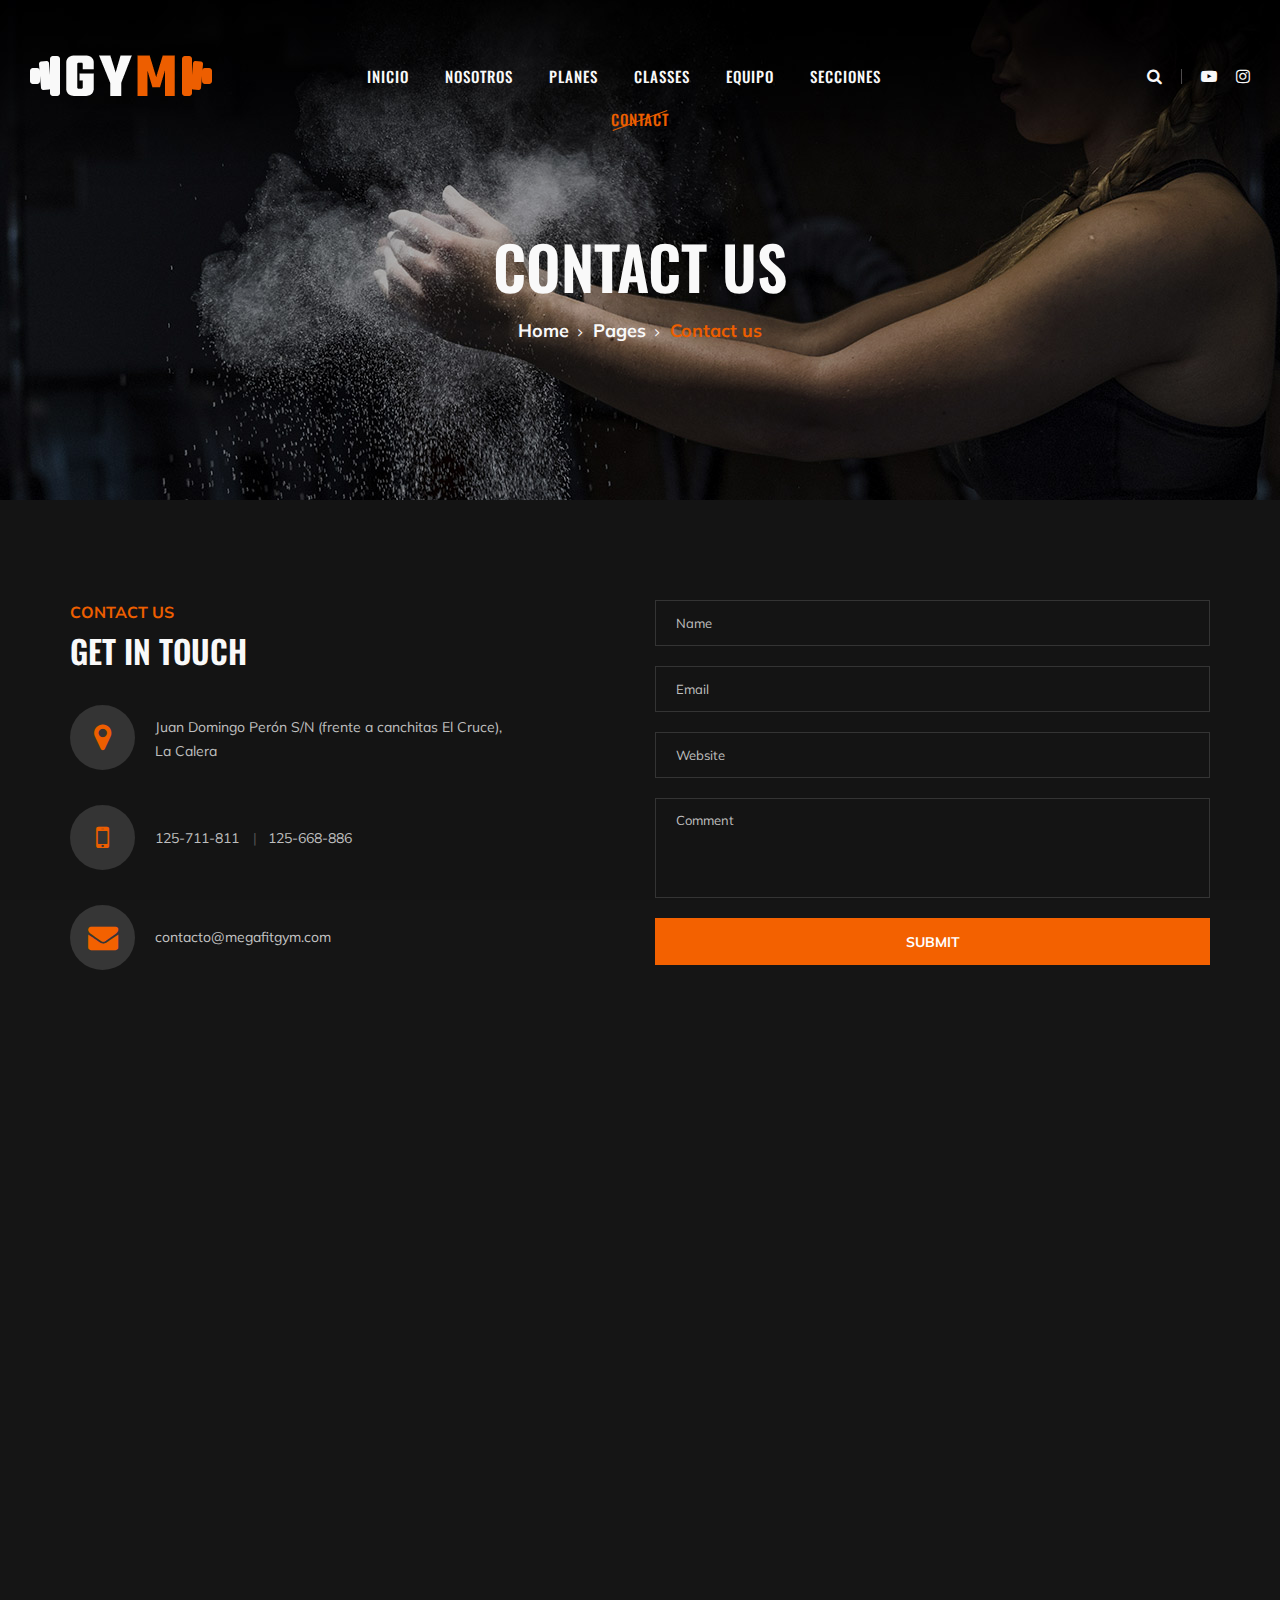
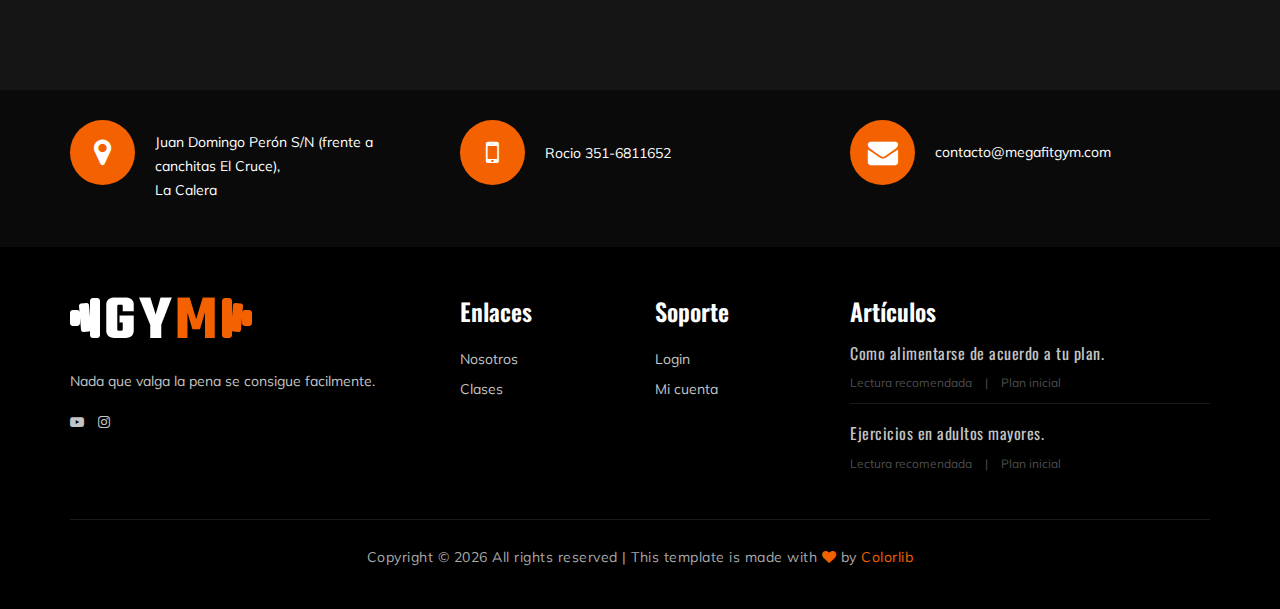
<file: contact.html>
<!DOCTYPE html>
<html lang="es">

<head>
    <meta charset="UTF-8">
    <meta name="description" content="Gym Template">
    <meta name="keywords" content="gimnasio,megafIt">
    <meta name="viewport" content="width=device-width, initial-scale=1.0">
    <meta http-equiv="X-UA-Compatible" content="ie=edge">
    <title>MegaFit</title>

    <!-- Google Font -->
    <link href="https://fonts.googleapis.com/css?family=Muli:300,400,500,600,700,800,900&display=swap" rel="stylesheet">
    <link href="https://fonts.googleapis.com/css?family=Oswald:300,400,500,600,700&display=swap" rel="stylesheet">

    <!-- Css Styles -->
    <link rel="stylesheet" href="css/bootstrap.min.css" type="text/css">
    <link rel="stylesheet" href="css/font-awesome.min.css" type="text/css">
    <link rel="stylesheet" href="css/flaticon.css" type="text/css">
    <link rel="stylesheet" href="css/owl.carousel.min.css" type="text/css">
    <link rel="stylesheet" href="css/barfiller.css" type="text/css">
    <link rel="stylesheet" href="css/magnific-popup.css" type="text/css">
    <link rel="stylesheet" href="css/slicknav.min.css" type="text/css">
    <link rel="stylesheet" href="css/style.css" type="text/css">

    <!-- Favicon -->
    <link rel="apple-touch-icon" sizes="180x180" href="/apple-touch-icon.png">
    <link rel="icon" type="image/png" sizes="32x32" href="/favicon-32x32.png">
    <link rel="icon" type="image/png" sizes="16x16" href="/favicon-16x16.png">
    <link rel="manifest" href="/site.webmanifest">
</head>

<body>
    <!-- Page Preloder -->
    <div id="preloder">
        <div class="loader"></div>
    </div>

    <!-- Offcanvas Menu Section Begin -->
    <div class="offcanvas-menu-overlay"></div>
    <div class="offcanvas-menu-wrapper">
        <div class="canvas-close">
            <i class="fa fa-close"></i>
        </div>
        
        <nav class="canvas-menu mobile-menu">
            <ul>
                <li><a href="./index.html">Inicio</a></li>
                <li><a href="./about-us.html">Nosotros</a></li>
                <li><a href="./class-details.html">Classes</a></li>
                <li><a href="./services.html">Planes</a></li>
                <li><a href="./team.html">Equipo</a></li>
                <li><a href="#">Secciones</a>
                    <ul class="dropdown">
                        <li><a href="./about-us.html">Nosotros</a></li>
                        <li><a href="./class-timetable.html">Classes timetable</a></li>
                        <li><a href="./bmi-calculator.html">Bmi calculate</a></li>
                        <li><a href="./team.html">Equipo</a></li>
                        <li><a href="./gallery.html">Galeria</a></li>
                        <li><a href="./blog.html">Our blog</a></li>
                        <li><a href="./404.html">404</a></li>
                    </ul>
                </li>
                <li><a href="./contact.html">Contact</a></li>
            </ul>
        </nav>
        <div id="mobile-menu-wrap"></div>
        <div class="canvas-social">
            <!-- <a href="#"><i class="fa fa-facebook"></i></a> -->
            <!-- <a href="#"><i class="fa fa-twitter"></i></a> -->
            <a href="#"><i class="fa fa-youtube-play"></i></a>
            <a href="#"><i class="fa fa-instagram"></i></a>
        </div>
    </div>
    <!-- Offcanvas Menu Section End -->

    <!-- Header Section Begin -->
    <header class="header-section">
        <div class="container-fluid">
            <div class="row">
                <div class="col-lg-3">
                    <div class="logo">
                        <a href="./index.html">
                            <img src="img/logo.png" alt="">
                        </a>
                    </div>
                </div>
                <div class="col-lg-6">
                    <nav class="nav-menu">
                        <ul>
                            <li><a href="./index.html">Inicio</a></li>
                            <li><a href="./about-us.html">Nosotros</a></li>
                            <li><a href="./services.html">Planes</a></li>
                            <li><a href="./class-details.html">Classes</a></li>

                            <li><a href="./team.html">Equipo</a></li>
                            <li><a href="#">Secciones</a>
                                <ul class="dropdown">
                                    <li><a href="./about-us.html">Nosotros</a></li>
                                    <li><a href="./class-timetable.html">Classes timetable</a></li>
                                    <li><a href="./bmi-calculator.html">Bmi calculate</a></li>
                                    <li><a href="./team.html">Equipo</a></li>
                                    <li><a href="./gallery.html">Galeria</a></li>
                                    <li><a href="./blog.html">Our blog</a></li>
                                    <li><a href="./404.html">404</a></li>
                                </ul>
                            </li>
                            <li class="active"><a href="./contact.html">Contact</a></li>
                        </ul>
                    </nav>
                </div>
                <div class="col-lg-3">
                    <div class="top-option">
                        <div class="to-search search-switch">
                            <i class="fa fa-search"></i>
                        </div>
                        <div class="to-social">
                            <!-- <a href="#"><i class="fa fa-facebook"></i></a> -->
                            <!-- <a href="#"><i class="fa fa-twitter"></i></a> -->
                            <a href="#"><i class="fa fa-youtube-play"></i></a>
                            <a href="#"><i class="fa fa-instagram"></i></a>
                        </div>
                    </div>
                </div>
            </div>
            <div class="canvas-open">
                <i class="fa fa-bars"></i>
            </div>
        </div>
    </header>
    <!-- Header End -->

    <!-- Breadcrumb Section Begin -->
    <section class="breadcrumb-section set-bg" data-setbg="img/breadcrumb-bg.jpg">
        <div class="container">
            <div class="row">
                <div class="col-lg-12 text-center">
                    <div class="breadcrumb-text">
                        <h2>Contact Us</h2>
                        <div class="bt-option">
                            <a href="./index.html">Home</a>
                            <a href="#">Pages</a>
                            <span>Contact us</span>
                        </div>
                    </div>
                </div>
            </div>
        </div>
    </section>
    <!-- Breadcrumb Section End -->

    <!-- Contact Section Begin -->
    <section class="contact-section spad">
        <div class="container">
            <div class="row">
                <div class="col-lg-6">
                    <div class="section-title contact-title">
                        <span>Contact Us</span>
                        <h2>GET IN TOUCH</h2>
                    </div>
                    <div class="contact-widget">
                        <div class="cw-text">
                            <i class="fa fa-map-marker"></i>
                            <p>Juan Domingo Perón S/N (frente a canchitas El Cruce),<br /> La Calera</p>
                        </div>
                        <div class="cw-text">
                            <i class="fa fa-mobile"></i>
                            <ul>
                                <li>125-711-811</li>
                                <li>125-668-886</li>
                            </ul>
                        </div>
                        <div class="cw-text email">
                            <i class="fa fa-envelope"></i>
                            <p>contacto@megafitgym.com</p>
                        </div>
                    </div>
                </div>
                <div class="col-lg-6">
                    <div class="leave-comment">
                        <form action="#">
                            <input type="text" placeholder="Name">
                            <input type="text" placeholder="Email">
                            <input type="text" placeholder="Website">
                            <textarea placeholder="Comment"></textarea>
                            <button type="submit">Submit</button>
                        </form>
                    </div>
                </div>
            </div>
            <div class="map">
                <iframe
                    src="https://www.google.com/maps/embed?pb=!1m18!1m12!1m3!1d12087.069761554938!2d-74.2175599360452!3d40.767139456514954!2m3!1f0!2f0!3f0!3m2!1i1024!2i768!4f13.1!3m3!1m2!1s0x89c254b5958982c3%3A0xb6ab3931055a2612!2sEast%20Orange%2C%20NJ%2C%20USA!5e0!3m2!1sen!2sbd!4v1581710470843!5m2!1sen!2sbd"
                    height="550" style="border:0;" allowfullscreen=""></iframe>
            </div>
        </div>
    </section>
    <!-- Contact Section End -->

    <!-- Get In Touch Section Begin -->
    <div class="gettouch-section">
        <div class="container">
            <div class="row">
                <div class="col-md-4">
                    <div class="gt-text">
                        <i class="fa fa-map-marker"></i>
                        <p>Juan Domingo Perón S/N (frente a canchitas El Cruce),<br /> La Calera</p>
                    </div>
                </div>
                <div class="col-md-4">
                    <div class="gt-text">
                        <i class="fa fa-mobile"></i>
                        <ul>
                            <li>Rocio 351-6811652</li>
                        </ul>
                    </div>
                </div>
                <div class="col-md-4">
                    <div class="gt-text email">
                        <i class="fa fa-envelope"></i>
                        <p>contacto@megafitgym.com</p>
                    </div>
                </div>
            </div>
        </div>
    </div>
    <!-- Get In Touch Section End -->

    <!-- Footer Section Begin -->
    <section class="footer-section">
        <div class="container">
            <div class="row">
                <div class="col-lg-4">
                    <div class="fs-about">
                        <div class="fa-logo">
                            <a href="#"><img src="img/logo.png" alt=""></a>
                        </div>
                        <p>Nada que valga la pena se consigue facilmente.</p>
                        <div class="fa-social">
                            <!-- <a href="#"><i class="fa fa-facebook"></i></a> -->
                            <!-- <a href="#"><i class="fa fa-twitter"></i></a> -->
                            <a href="#"><i class="fa fa-youtube-play"></i></a>
                            <a href="#"><i class="fa fa-instagram"></i></a>
                            <!-- <a href="#"><i class="fa  fa-envelope-o"></i></a> -->
                        </div>
                    </div>
                </div>
                <div class="col-lg-2 col-md-3 col-sm-6">
                    <div class="fs-widget">
                        <h4>Enlaces</h4>
                        <ul>
                            <li><a href="#">Nosotros</a></li>
                            <!-- <li><a href="#">Blog</a></li> -->
                            <li><a href="#">Clases</a></li>
                            <!-- <li><a href="#">Contact</a></li> -->
                        </ul>
                    </div>
                </div>
                <div class="col-lg-2 col-md-3 col-sm-6">
                    <div class="fs-widget">
                        <h4>Soporte</h4>
                        <ul>
                            <li><a href="#">Login</a></li>
                            <li><a href="#">Mi cuenta</a></li>
                            <!-- <li><a href="#">Subscribe</a></li> -->
                            <!-- <li><a href="#">Contact</a></li> -->
                        </ul>
                    </div>
                </div>
                <div class="col-lg-4 col-md-6">
                    <div class="fs-widget">
                        <h4>Artículos</h4>
                        <div class="fw-recent">
                            <h6><a href="blog-details-alimentacion.html">Como alimentarse de acuerdo a tu plan.</a></h6>
                            <ul>
                                <li>Lectura recomendada</li>
                                <li>Plan inicial</li>
                            </ul>
                        </div>
                        <div class="fw-recent">
                            <h6><a href="blog-details-adultos.html">Ejercicios en adultos mayores.</a></h6>
                            <ul>
                                <li>Lectura recomendada</li>
                                <li>Plan inicial</li>
                            </ul>
                        </div>
                    </div>
                </div>
            </div>
            <div class="row">
                <div class="col-lg-12 text-center">
                    <div class="copyright-text">
                        <p><!-- Link back to Colorlib can't be removed. Template is licensed under CC BY 3.0. -->
                            Copyright &copy;
                            <script>document.write(new Date().getFullYear());</script> All rights reserved | This
                            template is made with <i class="fa fa-heart" aria-hidden="true"></i> by <a
                                href="https://colorlib.com" target="_blank">Colorlib</a>
                            <!-- Link back to Colorlib can't be removed. Template is licensed under CC BY 3.0. -->
                        </p>
                    </div>
                </div>
            </div>
        </div>
    </section>
    <!-- Footer Section End -->

    

    <!-- Js Plugins -->
    <script src="js/jquery-3.3.1.min.js"></script>
    <script src="js/bootstrap.min.js"></script>
    <script src="js/jquery.magnific-popup.min.js"></script>
    <script src="js/masonry.pkgd.min.js"></script>
    <script src="js/jquery.barfiller.js"></script>
    <script src="js/jquery.slicknav.js"></script>
    <script src="js/owl.carousel.min.js"></script>
    <script src="js/main.js"></script>



</body>

</html>
</file>
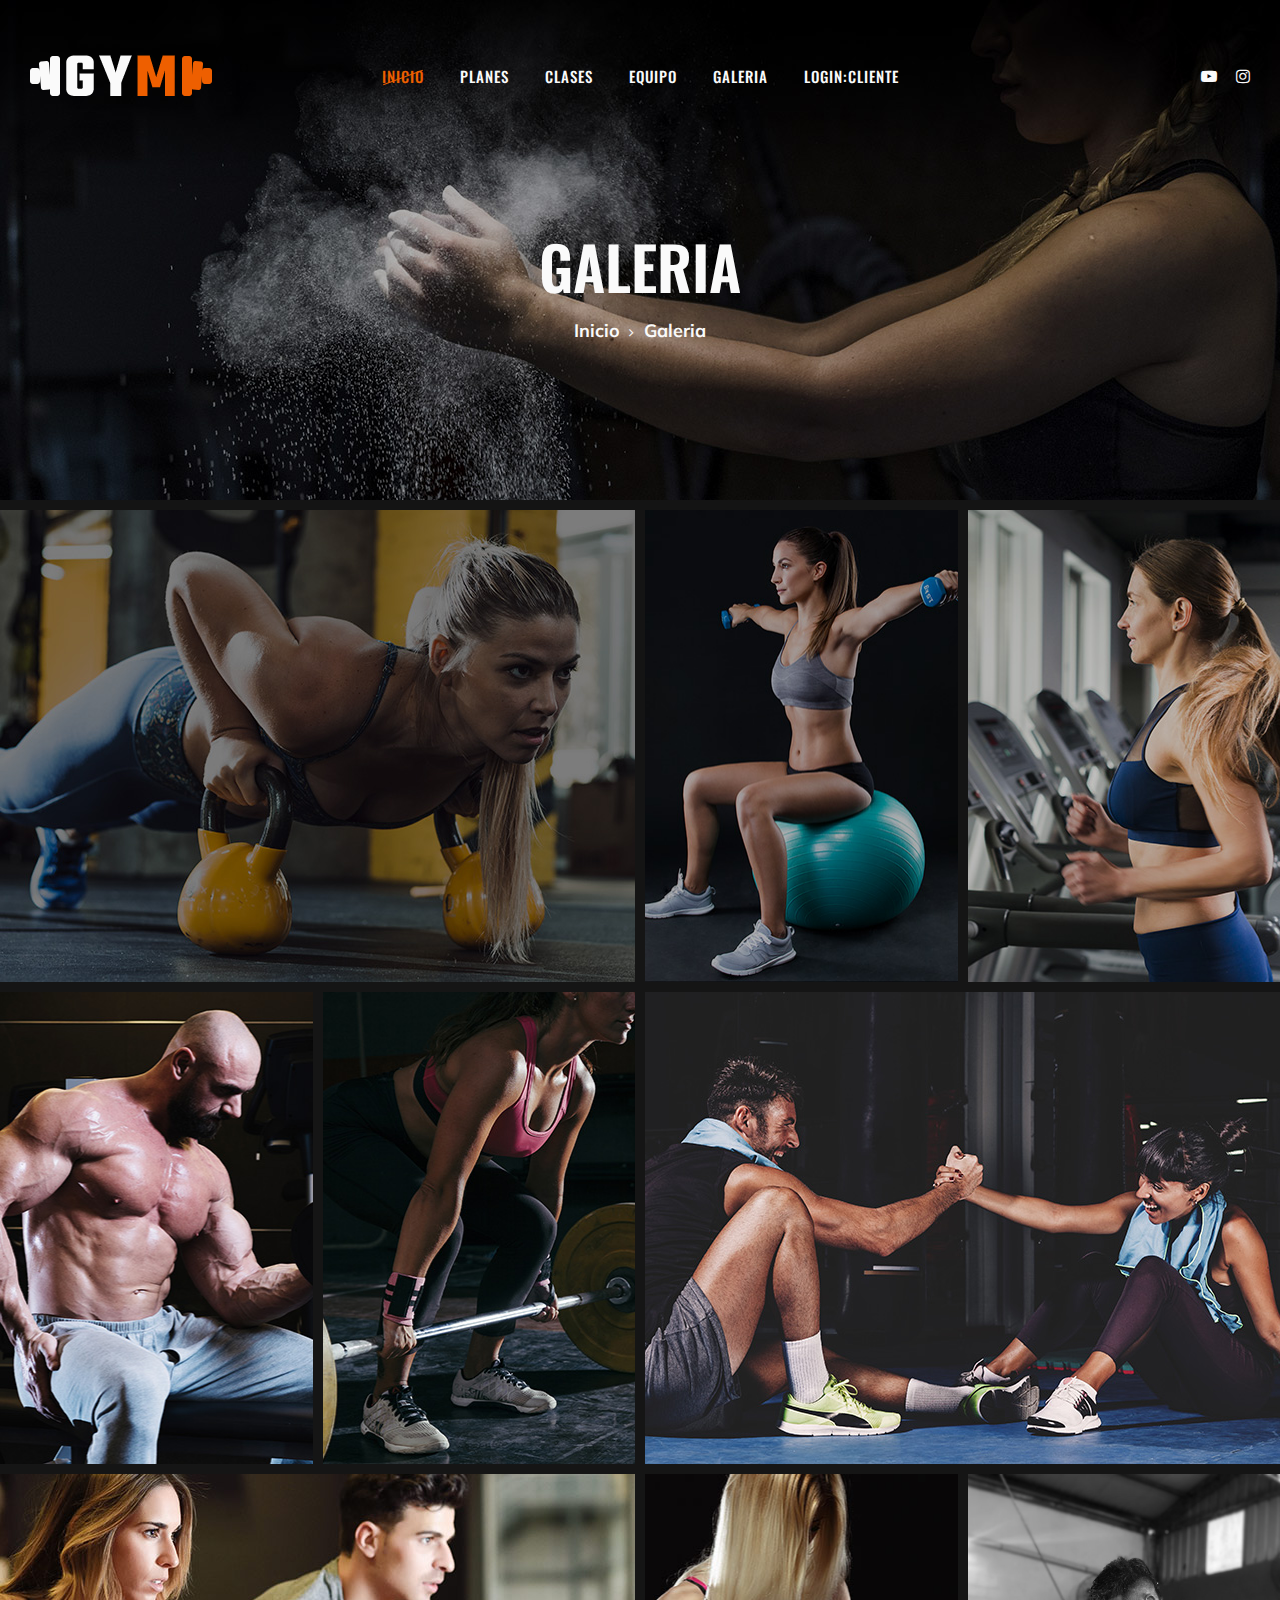
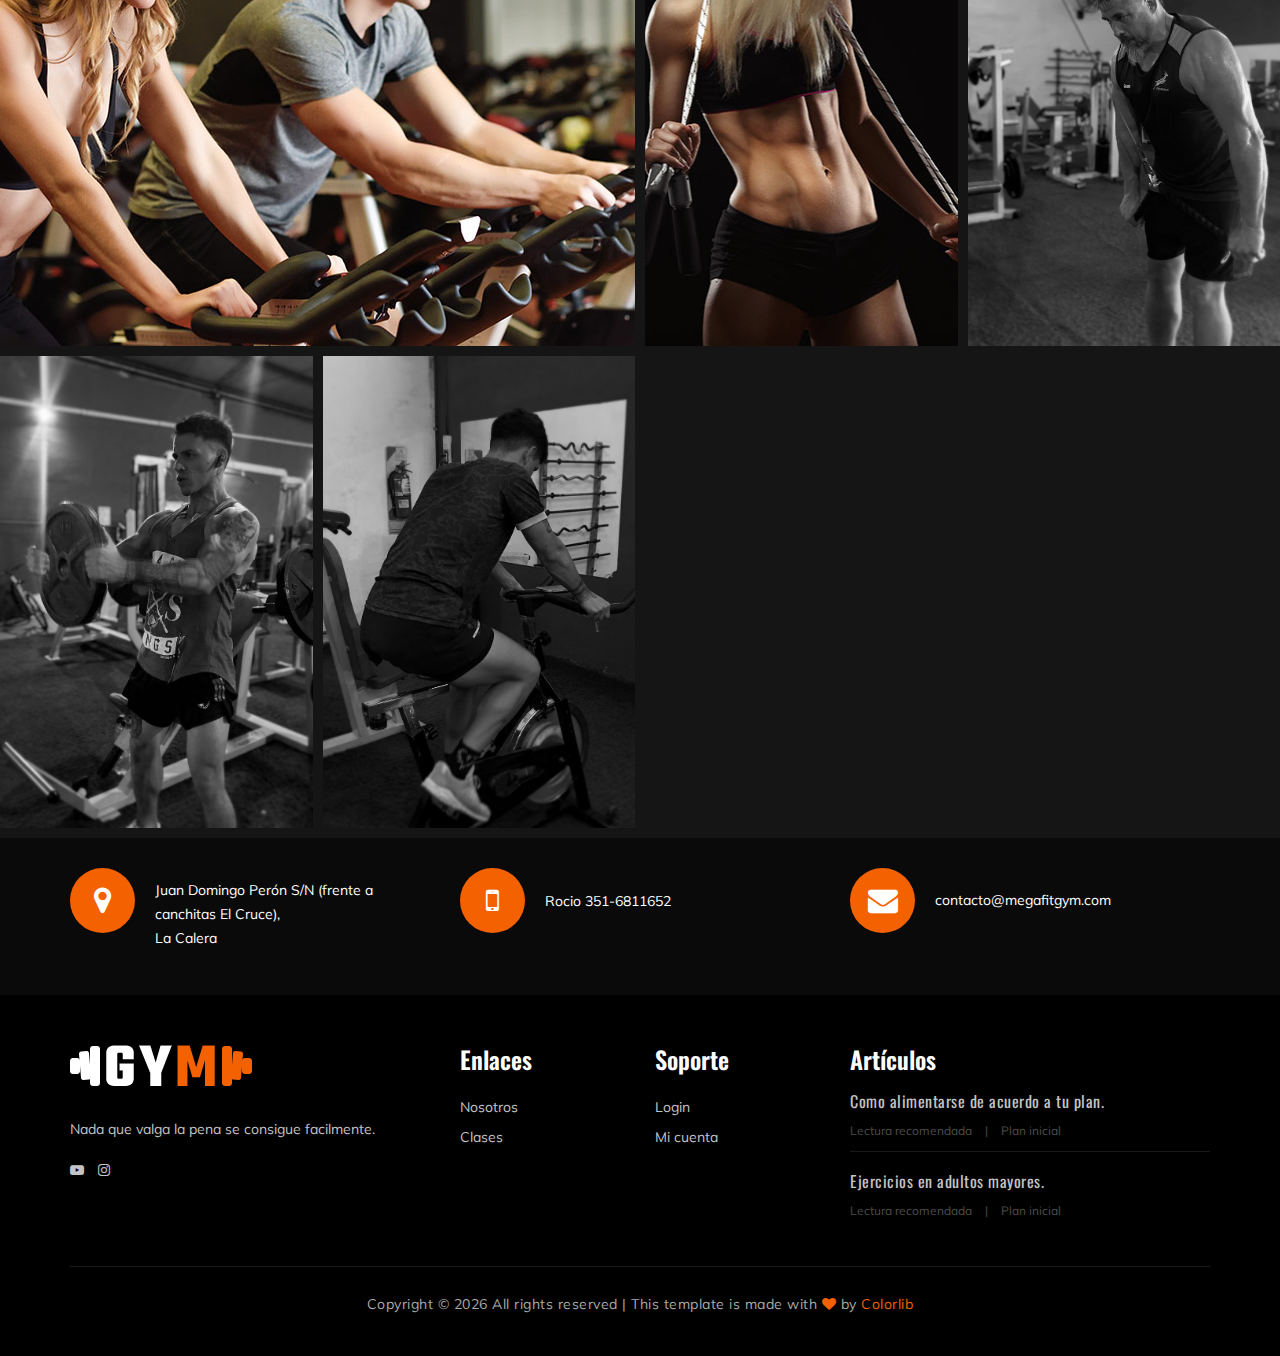
<file: gallery.html>
<!DOCTYPE html>
<html lang="es">

<head>
    <meta charset="UTF-8">
    <meta name="description" content="Gym Template">
    <meta name="keywords" content="gimnasio,megafIt">
    <meta name="viewport" content="width=device-width, initial-scale=1.0">
    <meta http-equiv="X-UA-Compatible" content="ie=edge">
    <title>MegaFit</title>

    <!-- Google Font -->
    <link href="https://fonts.googleapis.com/css?family=Muli:300,400,500,600,700,800,900&display=swap" rel="stylesheet">
    <link href="https://fonts.googleapis.com/css?family=Oswald:300,400,500,600,700&display=swap" rel="stylesheet">

    <!-- Css Styles -->
    <link rel="stylesheet" href="css/bootstrap.min.css" type="text/css">
    <link rel="stylesheet" href="css/font-awesome.min.css" type="text/css">
    <link rel="stylesheet" href="css/flaticon.css" type="text/css">
    <link rel="stylesheet" href="css/owl.carousel.min.css" type="text/css">
    <link rel="stylesheet" href="css/barfiller.css" type="text/css">
    <link rel="stylesheet" href="css/magnific-popup.css" type="text/css">
    <link rel="stylesheet" href="css/slicknav.min.css" type="text/css">
    <link rel="stylesheet" href="css/style.css" type="text/css">

    <!-- Favicon -->
    <link rel="apple-touch-icon" sizes="180x180" href="/apple-touch-icon.png">
    <link rel="icon" type="image/png" sizes="32x32" href="/favicon-32x32.png">
    <link rel="icon" type="image/png" sizes="16x16" href="/favicon-16x16.png">
    <link rel="manifest" href="/site.webmanifest">

    
</head>

<body>
    <!-- Page Preloder -->
    <div id="preloder">
        <div class="loader"></div>
    </div>

    <!-- Offcanvas Menu Section Begin -->
    <div class="offcanvas-menu-overlay"></div>
    <div class="offcanvas-menu-wrapper">
        <div class="canvas-close">
            <i class="fa fa-close"></i>
        </div>
        
        <nav class="canvas-menu mobile-menu">
            <ul>
                <li><a href="./index.html">Inicio</a></li>
                <!-- <li><a href="./about-us.html">Nosotros</a></li> -->
                <li><a href="./services.html">Planes</a></li>
                <li><a href="./class-details.html">Clases</a></li>
                <li><a href="./team.html">Equipo</a></li>
                <li><a href="./gallery.html">Galeria</a></li>
                <li><a href="./cliente/login.php">Login:CLIENTE</a></li>
                <!-- <li><a href="./contact.html">Contact</a></li> -->
            </ul>
        </nav>
        <div id="mobile-menu-wrap"></div>
        <div class="canvas-social">
            <!-- <a href="#"><i class="fa fa-facebook"></i></a> -->
            <!-- <a href="#"><i class="fa fa-twitter"></i></a> -->
            <a href="#"><i class="fa fa-youtube-play"></i></a>
            <a href="#"><i class="fa fa-instagram"></i></a>
        </div>
    </div>
    <!-- Offcanvas Menu Section End -->

    <!-- Header Section Begin -->
    <header class="header-section">
        <div class="container-fluid">
            <div class="row">
                <div class="col-lg-3">
                    <div class="logo">
                        <a href="./index.html">
                            <img src="img/logo.png" alt="">
                        </a>
                    </div>
                </div>
                <div class="col-lg-6">
                    <nav class="nav-menu">
                        <ul>
                            <li class="active"><a href="./index.html">Inicio</a></li>
                            <!-- <li><a href="./about-us.html">Nosotros</a></li> -->
                            <li><a href="./services.html">Planes</a></li>
                            <li><a href="./class-details.html">Clases</a></li>
                            <li><a href="./team.html">Equipo</a></li>
                            <li><a href="./gallery.html">Galeria</a></li>
                            <!-- <li><a href="./contact.html">Contacto</a></li> -->
                            <li><a href="./cliente/login.php">Login:CLIENTE</a></li>
                        </ul>
                    </nav>
                </div>
                <div class="col-lg-3">
                    <div class="top-option">
                        <!-- <div class="to-search search-switch">
                            <i class="fa fa-search"></i>
                        </div> -->
                        <div class="to-social">
                            <!-- <a href="#"><i class="fa fa-facebook"></i></a> -->
                            <!-- <a href="#"><i class="fa fa-twitter"></i></a> -->
                            <a href="#"><i class="fa fa-youtube-play"></i></a>
                            <a href="#"><i class="fa fa-instagram"></i></a>
                        </div>
                    </div>
                </div>
            </div>
            <div class="canvas-open">
                <i class="fa fa-bars"></i>
            </div>
        </div>
    </header>
    <!-- Header End -->

    <!-- Breadcrumb Section Begin -->
    <section class="breadcrumb-section set-bg" data-setbg="img/breadcrumb-bg.jpg">
        <div class="container">
            <div class="row">
                <div class="col-lg-12 text-center">
                    <div class="breadcrumb-text">
                        <h2>Galeria</h2>
                        <div class="bt-option">
                            <a href="./index.html">Inicio</a>
                            <span style="color:white">Galeria</span>
                        </div>
                    </div>
                </div>
            </div>
        </div>
    </section>
    <!-- Breadcrumb Section End -->

    <!-- Gallery Section Begin -->
    <div class="gallery-section gallery-page">
        <div class="gallery">
            <div class="grid-sizer"></div>
            <div class="gs-item grid-wide set-bg" data-setbg="img/gallery/gallery-1.jpg">
                <a href="img/gallery/gallery-1.jpg" class="thumb-icon image-popup"><i class="fa fa-picture-o"></i></a>
            </div>
            <div class="gs-item set-bg" data-setbg="img/gallery/gallery-2.jpg">
                <a href="img/gallery/gallery-2.jpg" class="thumb-icon image-popup"><i class="fa fa-picture-o"></i></a>
            </div>
            <div class="gs-item set-bg" data-setbg="img/gallery/gallery-3.jpg">
                <a href="img/gallery/gallery-3.jpg" class="thumb-icon image-popup"><i class="fa fa-picture-o"></i></a>
            </div>
            <div class="gs-item set-bg" data-setbg="img/gallery/gallery-4.jpg">
                <a href="img/gallery/gallery-4.jpg" class="thumb-icon image-popup"><i class="fa fa-picture-o"></i></a>
            </div>
            <div class="gs-item set-bg" data-setbg="img/gallery/gallery-5.jpg">
                <a href="img/gallery/gallery-5.jpg" class="thumb-icon image-popup"><i class="fa fa-picture-o"></i></a>
            </div>
            <div class="gs-item grid-wide set-bg" data-setbg="img/gallery/gallery-6.jpg">
                <a href="img/gallery/gallery-6.jpg" class="thumb-icon image-popup"><i class="fa fa-picture-o"></i></a>
            </div>
            <div class="gs-item grid-wide set-bg" data-setbg="img/gallery/gallery-7.jpg">
                <a href="img/gallery/gallery-7.jpg" class="thumb-icon image-popup"><i class="fa fa-picture-o"></i></a>
            </div>
            <div class="gs-item set-bg" data-setbg="img/gallery/gallery-8.jpg">
                <a href="img/gallery/gallery-8.jpg" class="thumb-icon image-popup"><i class="fa fa-picture-o"></i></a>
            </div>
            <div class="gs-item set-bg" data-setbg="img/gallery/gallery-9.jpg">
                <a href="img/gallery/gallery-9.jpg" class="thumb-icon image-popup"><i class="fa fa-picture-o"></i></a>
            </div>
            <div class="gs-item set-bg" data-setbg="img/gallery/gallery-10.jpg">
                <a href="img/gallery/gallery-10.jpg" class="thumb-icon image-popup"><i class="fa fa-picture-o"></i></a>
            </div>
            <div class="gs-item set-bg" data-setbg="img/gallery/gallery-11.jpg">
                <a href="img/gallery/gallery-11.jpg" class="thumb-icon image-popup"><i class="fa fa-picture-o"></i></a>
            </div>
        </div>
    </div>
    <!-- Gallery Section End -->

    <!-- Get In Touch Section Begin -->
    <div class="gettouch-section">
        <div class="container">
            <div class="row">
                <div class="col-md-4">
                    <div class="gt-text">
                        <i class="fa fa-map-marker"></i>
                        <p>Juan Domingo Perón S/N (frente a canchitas El Cruce),<br /> La Calera</p>
                    </div>
                </div>
                <div class="col-md-4">
                    <div class="gt-text">
                        <i class="fa fa-mobile"></i>
                        <ul>
                            <li>Rocio 351-6811652</li>
                        </ul>
                    </div>
                </div>
                <div class="col-md-4">
                    <div class="gt-text email">
                        <i class="fa fa-envelope"></i>
                        <p>contacto@megafitgym.com</p>
                    </div>
                </div>
            </div>
        </div>
    </div>
    <!-- Get In Touch Section End -->

    <!-- Footer Section Begin -->
    <section class="footer-section">
        <div class="container">
            <div class="row">
                <div class="col-lg-4">
                    <div class="fs-about">
                        <div class="fa-logo">
                            <a href="#"><img src="img/logo.png" alt=""></a>
                        </div>
                        <p>Nada que valga la pena se consigue facilmente.</p>
                        <div class="fa-social">
                            <!-- <a href="#"><i class="fa fa-facebook"></i></a> -->
                            <!-- <a href="#"><i class="fa fa-twitter"></i></a> -->
                            <a href="#"><i class="fa fa-youtube-play"></i></a>
                            <a href="#"><i class="fa fa-instagram"></i></a>
                            <!-- <a href="#"><i class="fa  fa-envelope-o"></i></a> -->
                        </div>
                    </div>
                </div>
                <div class="col-lg-2 col-md-3 col-sm-6">
                    <div class="fs-widget">
                        <h4>Enlaces</h4>
                        <ul>
                            <li><a href="#">Nosotros</a></li>
                            <!-- <li><a href="#">Blog</a></li> -->
                            <li><a href="#">Clases</a></li>
                            <!-- <li><a href="#">Contact</a></li> -->
                        </ul>
                    </div>
                </div>
                <div class="col-lg-2 col-md-3 col-sm-6">
                    <div class="fs-widget">
                        <h4>Soporte</h4>
                        <ul>
                            <li><a href="#">Login</a></li>
                            <li><a href="#">Mi cuenta</a></li>
                            <!-- <li><a href="#">Subscribe</a></li> -->
                            <!-- <li><a href="#">Contact</a></li> -->
                        </ul>
                    </div>
                </div>
                <div class="col-lg-4 col-md-6">
                    <div class="fs-widget">
                        <h4>Artículos</h4>
                        <div class="fw-recent">
                            <h6><a href="blog-details-alimentacion.html">Como alimentarse de acuerdo a tu plan.</a></h6>
                            <ul>
                                <li>Lectura recomendada</li>
                                <li>Plan inicial</li>
                            </ul>
                        </div>
                        <div class="fw-recent">
                            <h6><a href="blog-details-adultos.html">Ejercicios en adultos mayores.</a></h6>
                            <ul>
                                <li>Lectura recomendada</li>
                                <li>Plan inicial</li>
                            </ul>
                        </div>
                    </div>
                </div>
            </div>
            <div class="row">
                <div class="col-lg-12 text-center">
                    <div class="copyright-text">
                        <p><!-- Link back to Colorlib can't be removed. Template is licensed under CC BY 3.0. -->
                            Copyright &copy;
                            <script>document.write(new Date().getFullYear());</script> All rights reserved | This
                            template is made with <i class="fa fa-heart" aria-hidden="true"></i> by <a
                                href="https://colorlib.com" target="_blank">Colorlib</a>
                            <!-- Link back to Colorlib can't be removed. Template is licensed under CC BY 3.0. -->
                        </p>
                    </div>
                </div>
            </div>
        </div>
    </section>
    <!-- Footer Section End -->

    

    <!-- Js Plugins -->
    <script src="js/jquery-3.3.1.min.js"></script>
    <script src="js/bootstrap.min.js"></script>
    <script src="js/jquery.magnific-popup.min.js"></script>
    <script src="js/masonry.pkgd.min.js"></script>
    <script src="js/jquery.barfiller.js"></script>
    <script src="js/jquery.slicknav.js"></script>
    <script src="js/owl.carousel.min.js"></script>
    <script src="js/main.js"></script>


</body>

</html>
</file>
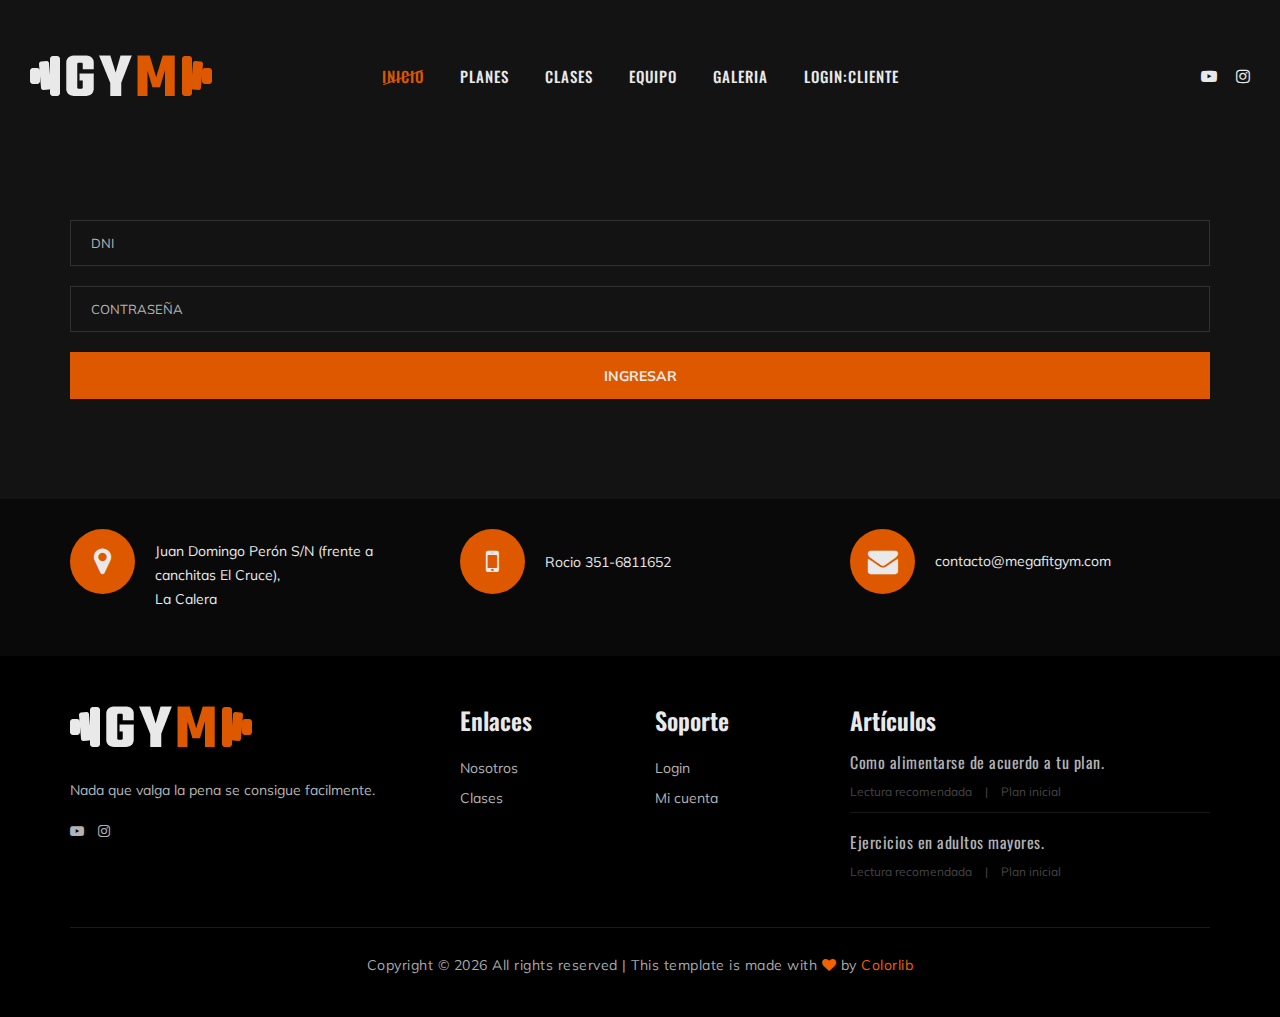
<file: login.html>
<!DOCTYPE html>
<html lang="es">

<head>
    <meta charset="UTF-8">
    <meta name="description" content="Gym Template">
    <meta name="keywords" content="gimnasio,megafIt">
    <meta name="viewport" content="width=device-width, initial-scale=1.0">
    <meta http-equiv="X-UA-Compatible" content="ie=edge">
    <title>MegaFit</title>

    <!-- Google Font -->
    <link href="https://fonts.googleapis.com/css?family=Muli:300,400,500,600,700,800,900&display=swap" rel="stylesheet">
    <link href="https://fonts.googleapis.com/css?family=Oswald:300,400,500,600,700&display=swap" rel="stylesheet">

    <!-- Css Styles -->
    <link rel="stylesheet" href="css/bootstrap.min.css" type="text/css">
    <link rel="stylesheet" href="css/font-awesome.min.css" type="text/css">
    <link rel="stylesheet" href="css/flaticon.css" type="text/css">
    <link rel="stylesheet" href="css/owl.carousel.min.css" type="text/css">
    <link rel="stylesheet" href="css/barfiller.css" type="text/css">
    <link rel="stylesheet" href="css/magnific-popup.css" type="text/css">
    <link rel="stylesheet" href="css/slicknav.min.css" type="text/css">
    <link rel="stylesheet" href="css/style.css" type="text/css">

    <!-- Favicon -->
    <link rel="apple-touch-icon" sizes="180x180" href="/apple-touch-icon.png">
    <link rel="icon" type="image/png" sizes="32x32" href="/favicon-32x32.png">
    <link rel="icon" type="image/png" sizes="16x16" href="/favicon-16x16.png">
    <link rel="manifest" href="/site.webmanifest">
</head>

<body>
    <!-- Page Preloder -->
    <div id="preloder">
        <div class="loader"></div>
    </div>

    <!-- Offcanvas Menu Section Begin -->
    <div class="offcanvas-menu-overlay"></div>
    <div class="offcanvas-menu-wrapper">
        <div class="canvas-close">
            <i class="fa fa-close"></i>
        </div>
        
        <nav class="canvas-menu mobile-menu">
            <ul>
                <li><a href="./index.html">Inicio</a></li>
                <!-- <li><a href="./about-us.html">Nosotros</a></li> -->
                <li><a href="./services.html">Planes</a></li>
                <li><a href="./class-details.html">Clases</a></li>
                <li><a href="./team.html">Equipo</a></li>
                <li><a href="./gallery.html">Galeria</a></li>
                <li><a href="./cliente/login.php">Login:CLIENTE</a></li>
                <!-- <li><a href="./contact.html">Contact</a></li> -->
            </ul>
        </nav>
        <div id="mobile-menu-wrap"></div>
        <div class="canvas-social">
            <!-- <a href="#"><i class="fa fa-facebook"></i></a> -->
            <!-- <a href="#"><i class="fa fa-twitter"></i></a> -->
            <a href="#"><i class="fa fa-youtube-play"></i></a>
            <a href="#"><i class="fa fa-instagram"></i></a>
        </div>
    </div>
    <!-- Offcanvas Menu Section End -->

    <!-- Header Section Begin -->
    <header class="header-section">
        <div class="container-fluid">
            <div class="row">
                <div class="col-lg-3">
                    <div class="logo">
                        <a href="./index.html">
                            <img src="img/logo.png" alt="">
                        </a>
                    </div>
                </div>
                <div class="col-lg-6">
                    <nav class="nav-menu">
                        <ul>
                            <li class="active"><a href="./index.html">Inicio</a></li>
                            <!-- <li><a href="./about-us.html">Nosotros</a></li> -->
                            <li><a href="./services.html">Planes</a></li>
                            <li><a href="./class-details.html">Clases</a></li>
                            <li><a href="./team.html">Equipo</a></li>
                            <li><a href="./gallery.html">Galeria</a></li>
                            <!-- <li><a href="./contact.html">Contacto</a></li> -->
                            <li><a href="./cliente/login.php">Login:CLIENTE</a></li>
                        </ul>
                    </nav>
                </div>
                <div class="col-lg-3">
                    <div class="top-option">
                        <!-- <div class="to-search search-switch">
                            <i class="fa fa-search"></i>
                        </div> -->
                        <div class="to-social">
                            <!-- <a href="#"><i class="fa fa-facebook"></i></a> -->
                            <!-- <a href="#"><i class="fa fa-twitter"></i></a> -->
                            <a href="#"><i class="fa fa-youtube-play"></i></a>
                            <a href="#"><i class="fa fa-instagram"></i></a>
                        </div>
                    </div>
                </div>
            </div>
            <div class="canvas-open">
                <i class="fa fa-bars"></i>
            </div>
        </div>
    </header>
    <!-- Header End -->



    <!-- Contact Section Begin -->
    <section class="contact-section spad" style="padding-top:220px;">
        <div class="container">
            <div class="row">
                <div class="col-lg-12">
                    <div class="leave-comment">
                        <form action="#">
                            <input type="number" placeholder="DNI" id="dni" name="dni">
                            <input type="text" placeholder="CONTRASEÑA" id="pass" name="pass">
                            <button type="submit">INGRESAR</button>
                        </form>
                    </div>
                </div>
            </div>
        </div>
    </section>
    <!-- Contact Section End -->

    <!-- Get In Touch Section Begin -->
    <div class="gettouch-section">
        <div class="container">
            <div class="row">
                <div class="col-md-4">
                    <div class="gt-text">
                        <i class="fa fa-map-marker"></i>
                        <p>Juan Domingo Perón S/N (frente a canchitas El Cruce),<br /> La Calera</p>
                    </div>
                </div>
                <div class="col-md-4">
                    <div class="gt-text">
                        <i class="fa fa-mobile"></i>
                        <ul>
                            <li>Rocio 351-6811652</li>
                        </ul>
                    </div>
                </div>
                <div class="col-md-4">
                    <div class="gt-text email">
                        <i class="fa fa-envelope"></i>
                        <p>contacto@megafitgym.com</p>
                    </div>
                </div>
            </div>
        </div>
    </div>
    <!-- Get In Touch Section End -->

    <!-- Footer Section Begin -->
    <section class="footer-section">
        <div class="container">
            <div class="row">
                <div class="col-lg-4">
                    <div class="fs-about">
                        <div class="fa-logo">
                            <a href="#"><img src="img/logo.png" alt=""></a>
                        </div>
                        <p>Nada que valga la pena se consigue facilmente.</p>
                        <div class="fa-social">
                            <!-- <a href="#"><i class="fa fa-facebook"></i></a> -->
                            <!-- <a href="#"><i class="fa fa-twitter"></i></a> -->
                            <a href="#"><i class="fa fa-youtube-play"></i></a>
                            <a href="#"><i class="fa fa-instagram"></i></a>
                            <!-- <a href="#"><i class="fa  fa-envelope-o"></i></a> -->
                        </div>
                    </div>
                </div>
                <div class="col-lg-2 col-md-3 col-sm-6">
                    <div class="fs-widget">
                        <h4>Enlaces</h4>
                        <ul>
                            <li><a href="#">Nosotros</a></li>
                            <!-- <li><a href="#">Blog</a></li> -->
                            <li><a href="#">Clases</a></li>
                            <!-- <li><a href="#">Contact</a></li> -->
                        </ul>
                    </div>
                </div>
                <div class="col-lg-2 col-md-3 col-sm-6">
                    <div class="fs-widget">
                        <h4>Soporte</h4>
                        <ul>
                            <li><a href="#">Login</a></li>
                            <li><a href="#">Mi cuenta</a></li>
                            <!-- <li><a href="#">Subscribe</a></li> -->
                            <!-- <li><a href="#">Contact</a></li> -->
                        </ul>
                    </div>
                </div>
                <div class="col-lg-4 col-md-6">
                    <div class="fs-widget">
                        <h4>Artículos</h4>
                        <div class="fw-recent">
                            <h6><a href="blog-details-alimentacion.html">Como alimentarse de acuerdo a tu plan.</a></h6>
                            <ul>
                                <li>Lectura recomendada</li>
                                <li>Plan inicial</li>
                            </ul>
                        </div>
                        <div class="fw-recent">
                            <h6><a href="blog-details-adultos.html">Ejercicios en adultos mayores.</a></h6>
                            <ul>
                                <li>Lectura recomendada</li>
                                <li>Plan inicial</li>
                            </ul>
                        </div>
                    </div>
                </div>
            </div>
            <div class="row">
                <div class="col-lg-12 text-center">
                    <div class="copyright-text">
                        <p><!-- Link back to Colorlib can't be removed. Template is licensed under CC BY 3.0. -->
                            Copyright &copy;
                            <script>document.write(new Date().getFullYear());</script> All rights reserved | This
                            template is made with <i class="fa fa-heart" aria-hidden="true"></i> by <a
                                href="https://colorlib.com" target="_blank">Colorlib</a>
                            <!-- Link back to Colorlib can't be removed. Template is licensed under CC BY 3.0. -->
                        </p>
                    </div>
                </div>
            </div>
        </div>
    </section>
    <!-- Footer Section End -->

    

    <!-- Js Plugins -->
    <script src="js/jquery-3.3.1.min.js"></script>
    <script src="js/bootstrap.min.js"></script>
    <script src="js/jquery.magnific-popup.min.js"></script>
    <script src="js/masonry.pkgd.min.js"></script>
    <script src="js/jquery.barfiller.js"></script>
    <script src="js/jquery.slicknav.js"></script>
    <script src="js/owl.carousel.min.js"></script>
    <script src="js/main.js"></script>



</body>

</html>
</file>
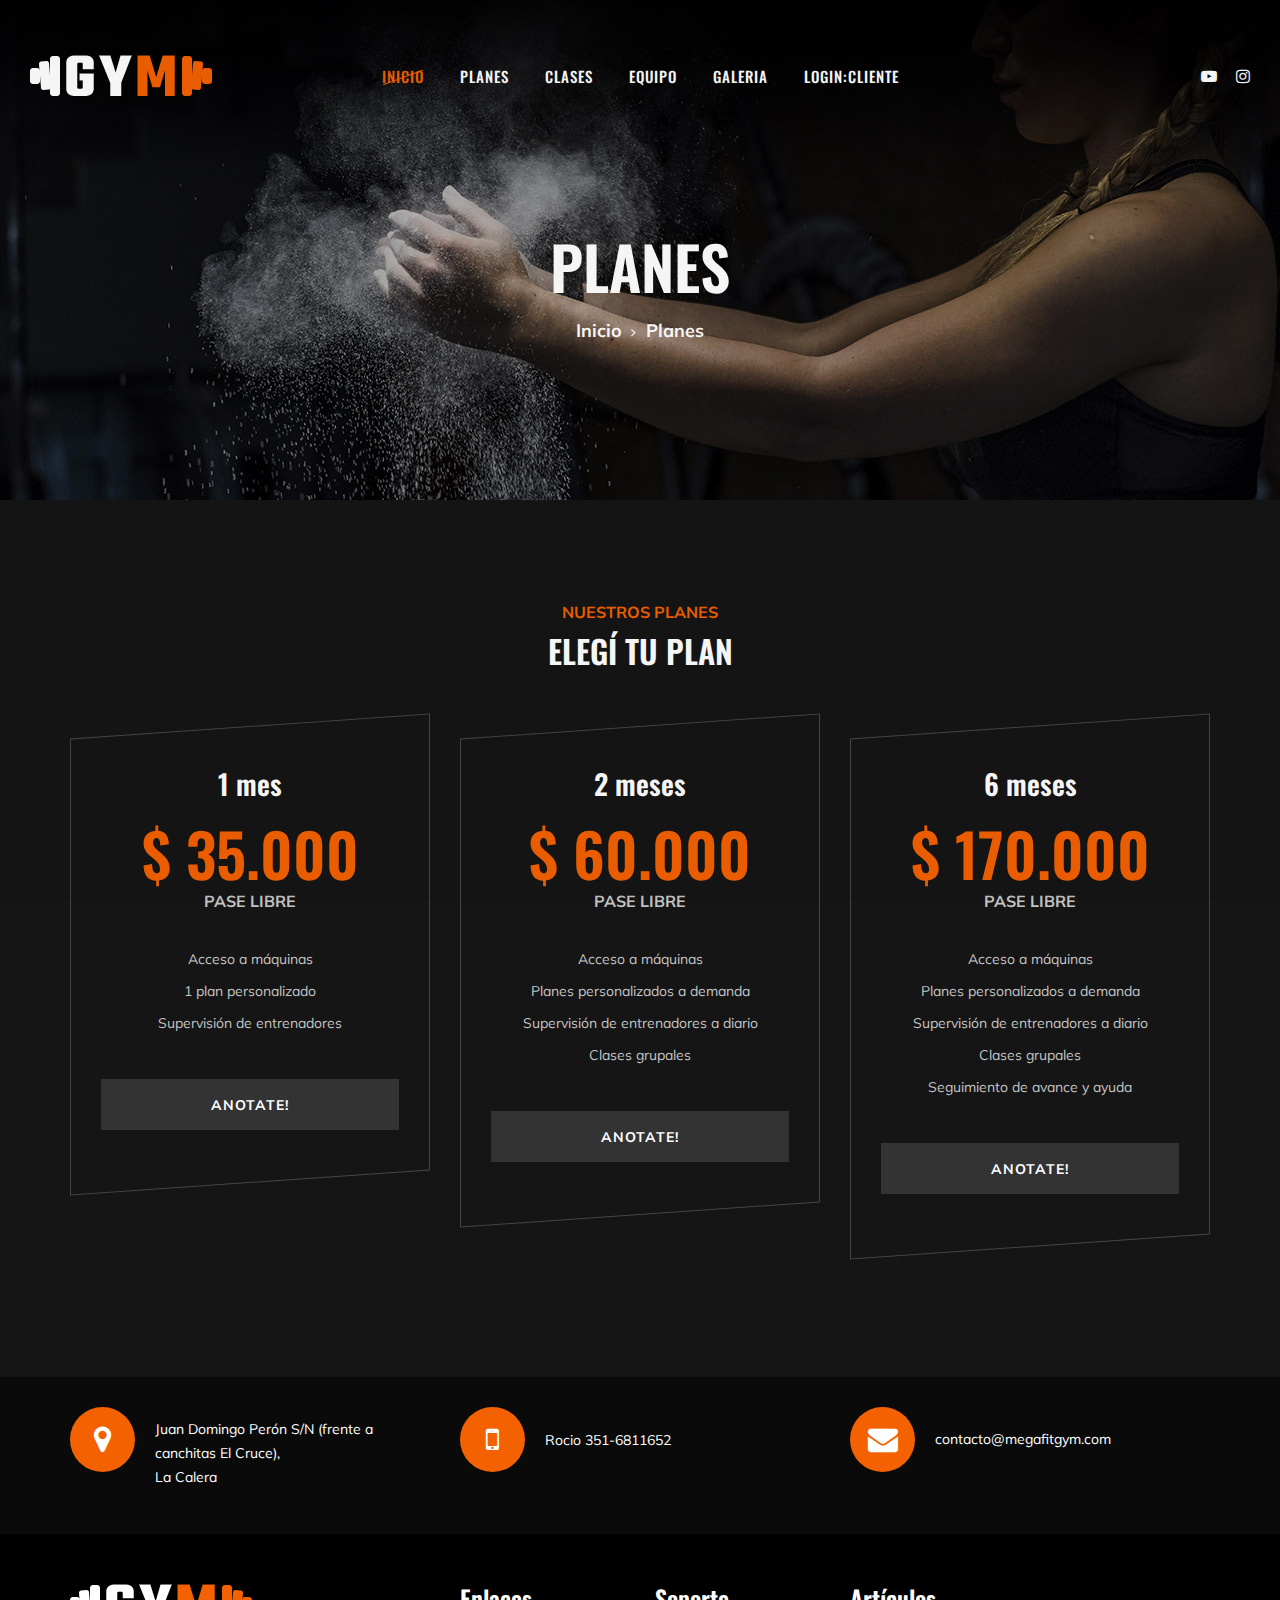
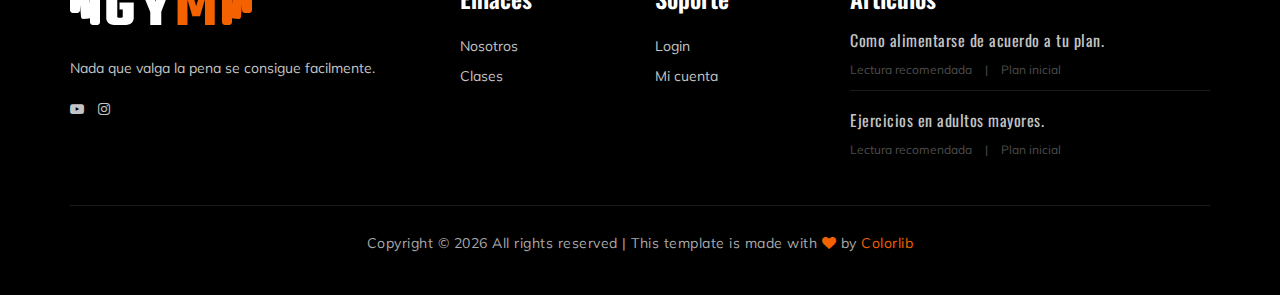
<file: services.html>
<!DOCTYPE html>
<html lang="es">

<head>
    <meta charset="UTF-8">
    <meta name="description" content="Gym Template">
    <meta name="keywords" content="gimnasio,megafIt">
    <meta name="viewport" content="width=device-width, initial-scale=1.0">
    <meta http-equiv="X-UA-Compatible" content="ie=edge">
    <title>MegaFit</title>

    <!-- Google Font -->
    <link href="https://fonts.googleapis.com/css?family=Muli:300,400,500,600,700,800,900&display=swap" rel="stylesheet">
    <link href="https://fonts.googleapis.com/css?family=Oswald:300,400,500,600,700&display=swap" rel="stylesheet">

    <!-- Css Styles -->
    <link rel="stylesheet" href="css/bootstrap.min.css" type="text/css">
    <link rel="stylesheet" href="css/font-awesome.min.css" type="text/css">
    <link rel="stylesheet" href="css/flaticon.css" type="text/css">
    <link rel="stylesheet" href="css/owl.carousel.min.css" type="text/css">
    <link rel="stylesheet" href="css/barfiller.css" type="text/css">
    <link rel="stylesheet" href="css/magnific-popup.css" type="text/css">
    <link rel="stylesheet" href="css/slicknav.min.css" type="text/css">
    <link rel="stylesheet" href="css/style.css" type="text/css">
    <!-- Favicon -->
    <link rel="apple-touch-icon" sizes="180x180" href="/apple-touch-icon.png">
    <link rel="icon" type="image/png" sizes="32x32" href="/favicon-32x32.png">
    <link rel="icon" type="image/png" sizes="16x16" href="/favicon-16x16.png">
    <link rel="manifest" href="/site.webmanifest">
    
</head>

<body>
    <!-- Page Preloder -->
    <div id="preloder">
        <div class="loader"></div>
    </div>

    <!-- Offcanvas Menu Section Begin -->
    <div class="offcanvas-menu-overlay"></div>
    <div class="offcanvas-menu-wrapper">
        <div class="canvas-close">
            <i class="fa fa-close"></i>
        </div>
        
        <nav class="canvas-menu mobile-menu">
            <ul>
                <li><a href="./index.html">Inicio</a></li>
                <!-- <li><a href="./about-us.html">Nosotros</a></li> -->
                <li><a href="./services.html">Planes</a></li>
                <li><a href="./class-details.html">Clases</a></li>
                <li><a href="./team.html">Equipo</a></li>
                <li><a href="./gallery.html">Galeria</a></li>
                <li><a href="./cliente/login.php">Login:CLIENTE</a></li>
                <!-- <li><a href="./contact.html">Contact</a></li> -->
            </ul>
        </nav>
        <div id="mobile-menu-wrap"></div>
        <div class="canvas-social">
            <!-- <a href="#"><i class="fa fa-facebook"></i></a> -->
            <!-- <a href="#"><i class="fa fa-twitter"></i></a> -->
            <a href="#"><i class="fa fa-youtube-play"></i></a>
            <a href="#"><i class="fa fa-instagram"></i></a>
        </div>
    </div>
    <!-- Offcanvas Menu Section End -->

    <!-- Header Section Begin -->
    <header class="header-section">
        <div class="container-fluid">
            <div class="row">
                <div class="col-lg-3">
                    <div class="logo">
                        <a href="./index.html">
                            <img src="img/logo.png" alt="">
                        </a>
                    </div>
                </div>
                <div class="col-lg-6">
                    <nav class="nav-menu">
                        <ul>
                            <li class="active"><a href="./index.html">Inicio</a></li>
                            <!-- <li><a href="./about-us.html">Nosotros</a></li> -->
                            <li><a href="./services.html">Planes</a></li>
                            <li><a href="./class-details.html">Clases</a></li>
                            <li><a href="./team.html">Equipo</a></li>
                            <li><a href="./gallery.html">Galeria</a></li>
                            <!-- <li><a href="./contact.html">Contacto</a></li> -->
                            <li><a href="./cliente/login.php">Login:CLIENTE</a></li>
                        </ul>
                    </nav>
                </div>
                <div class="col-lg-3">
                    <div class="top-option">
                        <!-- <div class="to-search search-switch">
                            <i class="fa fa-search"></i>
                        </div> -->
                        <div class="to-social">
                            <!-- <a href="#"><i class="fa fa-facebook"></i></a> -->
                            <!-- <a href="#"><i class="fa fa-twitter"></i></a> -->
                            <a href="#"><i class="fa fa-youtube-play"></i></a>
                            <a href="#"><i class="fa fa-instagram"></i></a>
                        </div>
                    </div>
                </div>
            </div>
            <div class="canvas-open">
                <i class="fa fa-bars"></i>
            </div>
        </div>
    </header>
    <!-- Header End -->

    <!-- Breadcrumb Section Begin -->
    <section class="breadcrumb-section set-bg" data-setbg="img/breadcrumb-bg.jpg">
        <div class="container">
            <div class="row">
                <div class="col-lg-12 text-center">
                    <div class="breadcrumb-text">
                        <h2>Planes</h2>
                        <div class="bt-option">
                            <a href="./index.html">Inicio</a>
                            <span style="color:white">Planes</span>
                        </div>
                    </div>
                </div>
            </div>
        </div>
    </section>
    <!-- Breadcrumb Section End -->

    <!-- Pricing Section Begin -->
    <section class="pricing-section spad">
        <div class="container">
            <div class="row">
                <div class="col-lg-12">
                    <div class="section-title">
                        <span>Nuestros planes</span>
                        <h2>Elegí tu plan</h2>
                    </div>
                </div>
            </div>
            <div class="row justify-content-center">
                <div class="col-lg-4 col-md-8">
                    <div class="ps-item">
                        <h3>1 mes</h3>
                        <div class="pi-price">
                            <h2>$ 35.000</h2>
                            <span>pase libre</span>
                        </div>
                        <ul>
                            <li>Acceso a máquinas</li>
                            <li>1 plan personalizado</li>
                            <li>Supervisión de entrenadores</li>
                        </ul>
                        <a href="#" class="primary-btn pricing-btn">Anotate!</a>
                    </div>
                </div>
                <div class="col-lg-4 col-md-8">
                    <div class="ps-item">
                        <h3>2 meses</h3>
                        <div class="pi-price">
                            <h2>$ 60.000</h2>
                            <span>pase libre</span>
                        </div>
                        <ul>
                            <li>Acceso a máquinas</li>
                            <li>Planes personalizados a demanda</li>
                            <li>Supervisión de entrenadores a diario</li>
                            <li>Clases grupales</li>
                        </ul>
                        <a href="#" class="primary-btn pricing-btn">Anotate!</a>
                    </div>
                </div>
                <div class="col-lg-4 col-md-8">
                    <div class="ps-item">
                        <h3>6 meses</h3>
                        <div class="pi-price">
                            <h2>$ 170.000</h2>
                            <span>pase libre</span>
                        </div>
                        <ul>
                            <li>Acceso a máquinas</li>
                            <li>Planes personalizados a demanda</li>
                            <li>Supervisión de entrenadores a diario</li>
                            <li>Clases grupales</li>
                            <li>Seguimiento de avance y ayuda</li>
                        </ul>
                        <a href="#" class="primary-btn pricing-btn">Anotate!</a>
                    </div>
                </div>
            </div>
        </div>
    </section>
    <!-- Pricing Section End -->



    <!-- Get In Touch Section Begin -->
    <div class="gettouch-section">
        <div class="container">
            <div class="row">
                <div class="col-md-4">
                    <div class="gt-text">
                        <i class="fa fa-map-marker"></i>
                        <p>Juan Domingo Perón S/N (frente a canchitas El Cruce),<br /> La Calera</p>
                    </div>
                </div>
                <div class="col-md-4">
                    <div class="gt-text">
                        <i class="fa fa-mobile"></i>
                        <ul>
                            <li>Rocio 351-6811652</li>
                        </ul>
                    </div>
                </div>
                <div class="col-md-4">
                    <div class="gt-text email">
                        <i class="fa fa-envelope"></i>
                        <p>contacto@megafitgym.com</p>
                    </div>
                </div>
            </div>
        </div>
    </div>
    <!-- Get In Touch Section End -->

    <!-- Footer Section Begin -->
    <section class="footer-section">
        <div class="container">
            <div class="row">
                <div class="col-lg-4">
                    <div class="fs-about">
                        <div class="fa-logo">
                            <a href="#"><img src="img/logo.png" alt=""></a>
                        </div>
                        <p>Nada que valga la pena se consigue facilmente.</p>
                        <div class="fa-social">
                            <!-- <a href="#"><i class="fa fa-facebook"></i></a> -->
                            <!-- <a href="#"><i class="fa fa-twitter"></i></a> -->
                            <a href="#"><i class="fa fa-youtube-play"></i></a>
                            <a href="#"><i class="fa fa-instagram"></i></a>
                            <!-- <a href="#"><i class="fa  fa-envelope-o"></i></a> -->
                        </div>
                    </div>
                </div>
                <div class="col-lg-2 col-md-3 col-sm-6">
                    <div class="fs-widget">
                        <h4>Enlaces</h4>
                        <ul>
                            <li><a href="#">Nosotros</a></li>
                            <!-- <li><a href="#">Blog</a></li> -->
                            <li><a href="#">Clases</a></li>
                            <!-- <li><a href="#">Contact</a></li> -->
                        </ul>
                    </div>
                </div>
                <div class="col-lg-2 col-md-3 col-sm-6">
                    <div class="fs-widget">
                        <h4>Soporte</h4>
                        <ul>
                            <li><a href="#">Login</a></li>
                            <li><a href="#">Mi cuenta</a></li>
                            <!-- <li><a href="#">Subscribe</a></li> -->
                            <!-- <li><a href="#">Contact</a></li> -->
                        </ul>
                    </div>
                </div>
                <div class="col-lg-4 col-md-6">
                    <div class="fs-widget">
                        <h4>Artículos</h4>
                        <div class="fw-recent">
                            <h6><a href="blog-details-alimentacion.html">Como alimentarse de acuerdo a tu plan.</a></h6>
                            <ul>
                                <li>Lectura recomendada</li>
                                <li>Plan inicial</li>
                            </ul>
                        </div>
                        <div class="fw-recent">
                            <h6><a href="blog-details-adultos.html">Ejercicios en adultos mayores.</a></h6>
                            <ul>
                                <li>Lectura recomendada</li>
                                <li>Plan inicial</li>
                            </ul>
                        </div>
                    </div>
                </div>
            </div>
            <div class="row">
                <div class="col-lg-12 text-center">
                    <div class="copyright-text">
                        <p><!-- Link back to Colorlib can't be removed. Template is licensed under CC BY 3.0. -->
                            Copyright &copy;
                            <script>document.write(new Date().getFullYear());</script> All rights reserved | This
                            template is made with <i class="fa fa-heart" aria-hidden="true"></i> by <a
                                href="https://colorlib.com" target="_blank">Colorlib</a>
                            <!-- Link back to Colorlib can't be removed. Template is licensed under CC BY 3.0. -->
                        </p>
                    </div>
                </div>
            </div>
        </div>
    </section>
    <!-- Footer Section End -->

    

    <!-- Js Plugins -->
    <script src="js/jquery-3.3.1.min.js"></script>
    <script src="js/bootstrap.min.js"></script>
    <script src="js/jquery.magnific-popup.min.js"></script>
    <script src="js/masonry.pkgd.min.js"></script>
    <script src="js/jquery.barfiller.js"></script>
    <script src="js/jquery.slicknav.js"></script>
    <script src="js/owl.carousel.min.js"></script>
    <script src="js/main.js"></script>



</body>

</html>
</file>
<file: css/flaticon.css>
/*
  	Flaticon icon font: Flaticon
  	Creation date: 19/02/2019 07:27
  	*/

@font-face {
  font-family: "Flaticon";
  src: url("../fonts/Flaticon.eot");
  src: url("../fonts/Flaticon.eot?#iefix") format("embedded-opentype"),
       url("../fonts/Flaticon.woff2") format("woff2"),
       url("../fonts/Flaticon.woff") format("woff"),
       url("../fonts/Flaticon.ttf") format("truetype"),
       url("../fonts/Flaticon.svg#Flaticon") format("svg");
  font-weight: normal;
  font-style: normal;
}

@media screen and (-webkit-min-device-pixel-ratio:0) {
  @font-face {
    font-family: "Flaticon";
    src: url("../fonts/Flaticon.svg#Flaticon") format("svg");
  }
}

[class^="flaticon-"]:before, [class*=" flaticon-"]:before,
[class^="flaticon-"]:after, [class*=" flaticon-"]:after {   
  font-family: Flaticon;
  font-size: 40px;
  font-style: normal;
  margin-left: 0;
}

.flaticon-001-mattress:before { content: "\f100"; }
.flaticon-002-dumbell:before { content: "\f101"; }
.flaticon-003-weight:before { content: "\f102"; }
.flaticon-004-measuring-tape:before { content: "\f103"; }
.flaticon-005-clipboard:before { content: "\f104"; }
.flaticon-006-weight-1:before { content: "\f105"; }
.flaticon-007-rings:before { content: "\f106"; }
.flaticon-008-calendar:before { content: "\f107"; }
.flaticon-009-smartwatch:before { content: "\f108"; }
.flaticon-010-lockers:before { content: "\f109"; }
.flaticon-011-punching-ball:before { content: "\f10a"; }
.flaticon-012-bag:before { content: "\f10b"; }
.flaticon-013-balance:before { content: "\f10c"; }
.flaticon-014-heart-beat:before { content: "\f10d"; }
.flaticon-015-proteins:before { content: "\f10e"; }
.flaticon-016-fitness:before { content: "\f10f"; }
.flaticon-017-pull-up-bar:before { content: "\f110"; }
.flaticon-018-scale:before { content: "\f111"; }
.flaticon-019-bands:before { content: "\f112"; }
.flaticon-020-smartphone:before { content: "\f113"; }
.flaticon-021-tshirt:before { content: "\f114"; }
.flaticon-022-short:before { content: "\f115"; }
.flaticon-023-dumbbells:before { content: "\f116"; }
.flaticon-024-jumping-rope:before { content: "\f117"; }
.flaticon-025-fitness-1:before { content: "\f118"; }
.flaticon-026-gym:before { content: "\f119"; }
.flaticon-027-fitness-2:before { content: "\f11a"; }
.flaticon-028-weightlifting:before { content: "\f11b"; }
.flaticon-029-wheel:before { content: "\f11c"; }
.flaticon-030-dumbbells-1:before { content: "\f11d"; }
.flaticon-031-workout:before { content: "\f11e"; }
.flaticon-032-bottle:before { content: "\f11f"; }
.flaticon-033-juice:before { content: "\f120"; }
.flaticon-034-stationary-bike:before { content: "\f121"; }
.flaticon-035-punching-ball-1:before { content: "\f122"; }
.flaticon-036-timer:before { content: "\f123"; }
.flaticon-037-medal:before { content: "\f124"; }
.flaticon-038-treadmill:before { content: "\f125"; }
.flaticon-039-syringe:before { content: "\f126"; }
.flaticon-040-whistle:before { content: "\f127"; }
.flaticon-041-chest:before { content: "\f128"; }
.flaticon-042-pills:before { content: "\f129"; }
.flaticon-043-mp3:before { content: "\f12a"; }
.flaticon-044-no-smoking:before { content: "\f12b"; }
.flaticon-045-boxing-gloves:before { content: "\f12c"; }
.flaticon-046-gloves:before { content: "\f12d"; }
.flaticon-047-buck:before { content: "\f12e"; }
.flaticon-048-headgear:before { content: "\f12f"; }
.flaticon-049-hand-grip:before { content: "\f130"; }
.flaticon-050-no-fast-food:before { content: "\f131"; }
</file>
<file: css/barfiller.css>
body {
    font-family: Arial;
}

.barfiller {
    width:100%;
    height:12px;
    background:#fcfcfc;
    border:1px solid #ccc;
    position:relative;
    margin-bottom:20px;
    box-shadow: inset 1px 4px 9px -6px rgba(0,0,0,.5); 
    -moz-box-shadow: inset 1px 4px 9px -6px rgba(0,0,0,.5); 
}

.barfiller .fill {
    display:block;
    position:relative;
    width:0px;
    height:100%;
    background:#333;
    z-index:1;
}

.barfiller .tipWrap {
    display:none;
}

.barfiller .tip {
    margin-top:-30px;
    padding:2px 4px;
    font-size:11px;
    color:#fff;
    left:0px;
    position: relative;;
    z-index:2;
    background: #333;
} 

.barfiller .tip:after {
    border:solid;
    border-color:rgba(0,0,0,.8) transparent;
    border-width:6px 6px 0 6px;
    content:"";
    display:block;
    position:absolute;
    left:9px;
    top:100%;
    z-index:9
}
</file>
<file: css/style.css>
/******************************************************************
  Template Name: Gym
  Description:  Gym Fitness HTML Template
  Author: Colorlib
  Author URI: https://colorlib.com
  Version: 1.0
  Created: Colorlib
******************************************************************/

/*------------------------------------------------------------------
[Table of contents]

1.  Template default CSS
	1.1	Variables
	1.2	Mixins
	1.3	Flexbox
	1.4	Reset
2.  Helper Css
3.  Header Section
4.  Hero Section
5.  Service Section
6.  Class Section
7.  Price Plan Section
8.  Trainer Section
9.  Contact
10.  Footer Style

-------------------------------------------------------------------*/

/*----------------------------------------*/

/* Template default CSS
/*----------------------------------------*/

html,
body {
	height: 100%;
	font-family: "Muli", sans-serif;
	-webkit-font-smoothing: antialiased;
	font-smoothing: antialiased;
}

h1,
h2,
h3,
h4,
h5,
h6 {
	margin: 0;
	color: #111111;
	font-weight: 400;
	font-family: "Oswald", sans-serif;
}

h1 {
	font-size: 70px;
}

h2 {
	font-size: 36px;
}

h3 {
	font-size: 30px;
}

h4 {
	font-size: 24px;
}

h5 {
	font-size: 18px;
}

h6 {
	font-size: 16px;
}

p {
	font-size: 14px;
	font-family: "Muli", sans-serif;
	color: #a9a9a9;
	font-weight: 400;
	line-height: 24px;
	margin: 0 0 15px 0;
}

img {
	max-width: 100%;
}

input:focus,
select:focus,
button:focus,
textarea:focus {
	outline: none;
}

a:hover,
a:focus {
	text-decoration: none;
	outline: none;
	color: #fff;
}

ul,
ol {
	padding: 0;
	margin: 0;
}

/*---------------------
  Helper CSS
-----------------------*/

.section-title {
	margin-bottom: 45px;
	text-align: center;
}

.section-title span {
	font-size: 16px;
	color: #f36100;
	text-transform: uppercase;
	font-weight: 700;
}

.section-title h2 {
	color: #ffffff;
	font-size: 32px;
	font-weight: 600;
	text-transform: uppercase;
	margin-top: 8px;
}

.set-bg {
	background-repeat: no-repeat;
	background-size: cover;
	background-position: top center;
}

.spad {
	padding-top: 100px;
	padding-bottom: 100px;
}

.spad-2 {
	padding-top: 50px;
	padding-bottom: 70px;
}

.text-white h1,
.text-white h2,
.text-white h3,
.text-white h4,
.text-white h5,
.text-white h6,
.text-white p,
.text-white span,
.text-white li,
.text-white a {
	color: #fff;
}

/* buttons */

.primary-btn {
	display: inline-block;
	font-size: 14px;
	padding: 17px 30px 16px;
	color: #ffffff;
	background: #f36100;
	line-height: normal;
	letter-spacing: 1px;
	text-transform: uppercase;
	font-weight: 700;
}

.primary-btn.btn-normal {
	-webkit-transition: all 0.3s;
	-o-transition: all 0.3s;
	transition: all 0.3s;
}

.primary-btn.btn-normal:hover {
	background: #f36100;
	border-color: #f36100;
}

/* Preloder */

#preloder {
	position: fixed;
	width: 100%;
	height: 100%;
	top: 0;
	left: 0;
	z-index: 999999;
	background: #000;
}

.loader {
	width: 40px;
	height: 40px;
	position: absolute;
	top: 50%;
	left: 50%;
	margin-top: -13px;
	margin-left: -13px;
	border-radius: 60px;
	animation: loader 0.8s linear infinite;
	-webkit-animation: loader 0.8s linear infinite;
}

@keyframes loader {
	0% {
		-webkit-transform: rotate(0deg);
		transform: rotate(0deg);
		border: 4px solid #f44336;
		border-left-color: transparent;
	}
	50% {
		-webkit-transform: rotate(180deg);
		transform: rotate(180deg);
		border: 4px solid #673ab7;
		border-left-color: transparent;
	}
	100% {
		-webkit-transform: rotate(360deg);
		transform: rotate(360deg);
		border: 4px solid #f44336;
		border-left-color: transparent;
	}
}

@-webkit-keyframes loader {
	0% {
		-webkit-transform: rotate(0deg);
		border: 4px solid #f44336;
		border-left-color: transparent;
	}
	50% {
		-webkit-transform: rotate(180deg);
		border: 4px solid #673ab7;
		border-left-color: transparent;
	}
	100% {
		-webkit-transform: rotate(360deg);
		border: 4px solid #f44336;
		border-left-color: transparent;
	}
}

.spacial-controls {
	position: fixed;
	width: 111px;
	height: 91px;
	top: 0;
	right: 0;
	z-index: 999;
}

.spacial-controls .search-switch {
	display: block;
	height: 100%;
	padding-top: 30px;
	background: #323232;
	text-align: center;
	cursor: pointer;
}

.search-model {
	display: none;
	position: fixed;
	width: 100%;
	height: 100%;
	left: 0;
	top: 0;
	background: #000;
	z-index: 99999;
}

.search-model-form {
	padding: 0 15px;
}

.search-model-form input {
	width: 500px;
	font-size: 40px;
	border: none;
	border-bottom: 2px solid #333;
	background: none;
	color: #999;
}

.search-close-switch {
	position: absolute;
	width: 50px;
	height: 50px;
	background: #333;
	color: #fff;
	text-align: center;
	border-radius: 50%;
	font-size: 28px;
	line-height: 28px;
	top: 30px;
	cursor: pointer;
	-webkit-transform: rotate(45deg);
	-ms-transform: rotate(45deg);
	transform: rotate(45deg);
	display: -webkit-box;
	display: -ms-flexbox;
	display: flex;
	-webkit-box-align: center;
	-ms-flex-align: center;
	align-items: center;
	-webkit-box-pack: center;
	-ms-flex-pack: center;
	justify-content: center;
}

/*---------------------
  Header
-----------------------*/

.header-section {
	position: absolute;
	left: 0;
	top: 0;
	width: 100%;
	padding: 0 15px;
	padding-top: 55px;
	z-index: 99;
}

.logo a {
	display: inline-block;
}

.nav-menu {
	text-align: center;
}

.nav-menu ul li {
	list-style: none;
	display: inline-block;
	margin-right: 32px;
	position: relative;
	z-index: 1;
}

.nav-menu ul li .dropdown {
	position: absolute;
	left: -30px;
	top: 58px;
	width: 180px;
	background: #252525;
	z-index: 99;
	text-align: left;
	padding: 13px 0 20px;
	opacity: 0;
	visibility: hidden;
	-webkit-transition: all 0.3s;
	-o-transition: all 0.3s;
	transition: all 0.3s;
}

.nav-menu ul li .dropdown li {
	margin-right: 0;
	display: block;
}

.nav-menu ul li .dropdown li a {
	display: block;
	text-transform: none;
	padding: 6px 0 6px 30px;
	font-weight: 400;
}

.nav-menu ul li .dropdown li a:after {
	display: none;
}

.nav-menu ul li:last-child {
	margin-right: 0;
}

.nav-menu ul li.active>a {
	color: #f36100;
}

.nav-menu ul li.active>a:after {
	opacity: 1;
}

.nav-menu ul li:hover>a {
	color: #f36100;
}

.nav-menu ul li:hover>a:after {
	opacity: 1;
}

.nav-menu ul li:hover .dropdown {
	opacity: 1;
	visibility: visible;
}

.nav-menu ul li a {
	color: #ffffff;
	display: block;
	font-size: 15px;
	font-weight: 500;
	text-transform: uppercase;
	letter-spacing: 1px;
	font-family: "Oswald", sans-serif;
	padding: 10px 0px;
	position: relative;
	-webkit-transition: all 0.3s;
	-o-transition: all 0.3s;
	transition: all 0.3s;
}

.nav-menu ul li a:after {
	position: absolute;
	left: 0;
	top: 22px;
	height: 1px;
	width: 100%;
	background: #f36100;
	content: "";
	-webkit-transform: rotate(-20deg);
	-ms-transform: rotate(-20deg);
	transform: rotate(-20deg);
	opacity: 0;
	-webkit-transition: all 0.3s;
	-o-transition: all 0.3s;
	transition: all 0.3s;
}

.top-option {
	text-align: right;
	padding: 9px 0;
}

.top-option .to-search {
	display: inline-block;
	padding-right: 20px;
	position: relative;
}

.top-option .to-search:after {
	position: absolute;
	right: 0;
	top: 5px;
	height: 15px;
	width: 1px;
	background: rgba(255, 255, 255, 0.3);
	content: "";
}

.top-option .to-search i {
	font-size: 16px;
	color: #ffffff;
	cursor: pointer;
}

.top-option .to-social {
	display: inline-block;
}

.top-option .to-social a {
	display: inline-block;
	color: #ffffff;
	font-size: 16px;
	margin-left: 15px;
}

.offcanvas-menu-wrapper {
	display: none;
}

.canvas-open {
	display: none;
}

/*---------------------
  Hero Section
-----------------------*/

.hs-slider.owl-carousel .owl-item.active .hs-item .hi-text span {
	position: relative;
	top: 0;
	-webkit-transition: all 0.2s ease 0.2s;
	-o-transition: all 0.2s ease 0.2s;
	transition: all 0.2s ease 0.2s;
	opacity: 1;
}

.hs-slider.owl-carousel .owl-item.active .hs-item .hi-text h1 {
	position: relative;
	top: 0;
	-webkit-transition: all 0.4s ease 0.4s;
	-o-transition: all 0.4s ease 0.4s;
	transition: all 0.4s ease 0.4s;
	opacity: 1;
}

.hs-slider.owl-carousel .owl-item.active .hs-item .hi-text .primary-btn {
	position: relative;
	top: 0;
	-webkit-transition: all 0.6s ease 0.6s;
	-o-transition: all 0.6s ease 0.6s;
	transition: all 0.6s ease 0.6s;
	opacity: 1;
}

.hs-slider.owl-carousel .owl-nav button {
	height: 46px;
	width: 46px;
	color: #a9a9a9;
	background: rgba(255, 255, 255, 0.1);
	line-height: 46px;
	text-align: center;
	position: absolute;
	font-size: 24px;
	left: 30px;
	top: 50%;
	-webkit-transform: translateY(-23px);
	-ms-transform: translateY(-23px);
	transform: translateY(-23px);
}

.hs-slider.owl-carousel .owl-nav button.owl-next {
	left: auto;
	right: 30px;
}

.hs-slider .hs-item {
	height: 1040px;
	display: -webkit-box;
	display: -ms-flexbox;
	display: flex;
	-ms-flex-line-pack: center;
	align-content: center;
	padding-top: 355px;
}

.hs-slider .hs-item .hi-text span {
	display: block;
	font-size: 18px;
	color: #ffffff;
	text-transform: uppercase;
	font-weight: 700;
	letter-spacing: 6px;
	margin-bottom: 18px;
	position: relative;
	top: 100px;
	opacity: 0;
}

.hs-slider .hs-item .hi-text h1 {
	font-size: 80px;
	color: #ffffff;
	font-weight: 700;
	text-transform: uppercase;
	line-height: 90px;
	margin-bottom: 42px;
	position: relative;
	top: 100px;
	opacity: 0;
}

.hs-slider .hs-item .hi-text h1 strong {
	color: #f36100;
}

.hs-slider .hs-item .hi-text .primary-btn {
	position: relative;
	top: 100px;
	opacity: 0;
}

/*---------------------
  ChoseUs Section
-----------------------*/

.choseus-section {
	background: #0a0a0a;
	padding-bottom: 70px;
}

.cs-item {
	text-align: center;
	margin-bottom: 30px;
}

.cs-item:hover span {
	background: #f36100;
	color: #ffffff;
}

.cs-item span {
	height: 90px;
	width: 90px;
	background: rgba(255, 255, 255, 0.1);
	border-radius: 50%;
	display: inline-block;
	color: #f36100;
	line-height: 90px;
	text-align: center;
	-webkit-transition: all 0.3s;
	-o-transition: all 0.3s;
	transition: all 0.3s;
}

.cs-item h4 {
	color: #ffffff;
	font-size: 22px;
	font-weight: 600;
	margin-top: 24px;
	margin-bottom: 16px;
}

/*---------------------
  Classes Section
-----------------------*/

.classes-section {
	background: #151515;
	padding-bottom: 80px;
}

.classes-section .section-title {
	margin-bottom: 35px;
}

.class-item {
	overflow: hidden;
	margin-bottom: 30px;
}

.class-item .ci-pic img {
	min-width: 100%;
}

.class-item .ci-text {
	background: #0a0a0a;
	position: relative;
	padding: 10px 30px 26px 30px;
	z-index: 1;
}

.class-item .ci-text:after {
	position: absolute;
	left: -5px;
	top: -44px;
	height: 100px;
	width: 600px;
	border-top: 4px solid #464646;
	background: #0a0a0a;
	content: "";
	-webkit-transform: rotate(-5deg);
	-ms-transform: rotate(-5deg);
	transform: rotate(-5deg);
	z-index: -1;
}

.class-item .ci-text span {
	color: #f36100;
	font-size: 12px;
	text-transform: uppercase;
	font-weight: 700;
}

.class-item .ci-text h5 {
	font-size: 20px;
	color: #ffffff;
	font-weight: 600;
	text-transform: uppercase;
	margin-top: 4px;
}

.class-item .ci-text h4 {
	font-size: 26px;
	color: #ffffff;
	font-weight: 600;
	text-transform: uppercase;
	margin-top: 4px;
}

.class-item .ci-text a {
	display: inline-block;
	width: 46px;
	height: 46px;
	background: rgba(255, 255, 255, 0.1);
	line-height: 46px;
	text-align: center;
	font-size: 24px;
	color: #ffffff;
	position: absolute;
	right: 30px;
	bottom: 26px;
}

/*---------------------
  Banner Section
-----------------------*/

.banner-section {
	height: 550px;
	display: -webkit-box;
	display: -ms-flexbox;
	display: flex;
	-webkit-box-align: center;
	-ms-flex-align: center;
	align-items: center;
	-webkit-box-pack: center;
	-ms-flex-pack: center;
	justify-content: center;
}

.bs-text.service-banner .bt-tips {
	margin-bottom: 35px;
}

.bs-text h2 {
	font-size: 48px;
	color: #ffffff;
	font-weight: 700;
	text-transform: uppercase;
	margin-bottom: 25px;
}

.bs-text .bt-tips {
	font-size: 20px;
	color: #c4c4c4;
	font-weight: 700;
	text-transform: uppercase;
	margin-bottom: 45px;
}

.bs-text .primary-btn {
	background: transparent;
	border: 2px solid #f36100;
}

.bs-text .play-btn {
	display: inline-block;
	height: 70px;
	width: 70px;
	background: #f36100;
	border-radius: 50%;
	line-height: 70px;
	text-align: center;
	font-size: 36px;
	color: #ffffff;
}

/*---------------------
  Pricing Section
-----------------------*/

.pricing-section {
	background: #151515;
}

.pricing-section .section-title {
	margin-bottom: 56px;
}

.ps-item {
	text-align: center;
	padding: 40px 30px 52px;
	border: 1px solid #464646;
	-webkit-transform: skewY(-4deg);
	-ms-transform: skewY(-4deg);
	transform: skewY(-4deg);
	-webkit-transition: all 0.5s;
	-o-transition: all 0.5s;
	transition: all 0.5s;
	margin-bottom: 30px;
	position: relative;
}

.ps-item:hover {
	background: #ffffff;
	border-color: #ffffff;
}

.ps-item:hover h3 {
	color: #111111;
}

.ps-item:hover .pi-price span {
	color: #444444;
}

.ps-item:hover ul li {
	color: #111111;
	font-weight: 600;
}

.ps-item:hover .primary-btn.pricing-btn {
	background: #f36100;
}

.ps-item:hover .thumb-icon {
	opacity: 1;
	visibility: visible;
}

.ps-item h3 {
	font-size: 28px;
	color: #ffffff;
	font-weight: 600;
	margin-bottom: 16px;
	-webkit-transform: skewY(4deg);
	-ms-transform: skewY(4deg);
	transform: skewY(4deg);
}

.ps-item .pi-price {
	margin-bottom: 30px;
	-webkit-transform: skewY(4deg);
	-ms-transform: skewY(4deg);
	transform: skewY(4deg);
}

.ps-item .pi-price h2 {
	font-size: 60px;
	color: #f36100;
	font-weight: 600;
}

.ps-item .pi-price span {
	color: #c4c4c4;
	font-size: 16px;
	font-weight: 700;
	text-transform: uppercase;
}

.ps-item ul {
	margin-bottom: 40px;
	-webkit-transform: skewY(4deg);
	-ms-transform: skewY(4deg);
	transform: skewY(4deg);
}

.ps-item ul li {
	font-size: 14px;
	color: #c4c4c4;
	line-height: 32px;
	list-style: none;
}

.ps-item .primary-btn.pricing-btn {
	display: block;
	background: #333333;
	-webkit-transform: skewY(4deg);
	-ms-transform: skewY(4deg);
	transform: skewY(4deg);
}

.ps-item .thumb-icon {
	font-size: 48px;
	color: #f36100;
	position: absolute;
	left: 50px;
	bottom: 120px;
	-webkit-transform: skewY(4deg);
	-ms-transform: skewY(4deg);
	transform: skewY(4deg);
	opacity: 0;
	visibility: hidden;
}

/*---------------------
  Gallery Section
-----------------------*/

.gallery-section {
	background: #151515;
	overflow: hidden;
}

.gallery-section.gallery-page {
	padding-top: 10px;
}

.grid-sizer {
	width: calc(25% - 10px);
}

.gallery {
	margin-right: -10px;
}

.gallery .gs-item {
	height: 472px;
	width: calc(25% - 10px);
	float: left;
	margin-right: 10px;
	margin-bottom: 10px;
}

.gallery .gs-item:hover .thumb-icon {
	opacity: 1;
	visibility: visible;
}

.gallery .gs-item .thumb-icon {
	font-size: 48px;
	color: #f36100;
	display: -webkit-box;
	display: -ms-flexbox;
	display: flex;
	-webkit-box-align: center;
	-ms-flex-align: center;
	align-items: center;
	-webkit-box-pack: center;
	-ms-flex-pack: center;
	justify-content: center;
	height: 100%;
	cursor: pointer;
	opacity: 0;
	visibility: hidden;
	-webkit-transition: all 0.3s;
	-o-transition: all 0.3s;
	transition: all 0.3s;
}

.gallery .gs-item.grid-wide {
	width: calc(50% - 10px);
}

/*---------------------
  Team Section
-----------------------*/

.team-section {
	background: #151515;
}

.team-section.team-page {
	padding-bottom: 70px;
}

.team-section.team-page .ts-item {
	margin-bottom: 30px;
}

.team-section.team-page .ts-item:hover .ts_text {
	bottom: -30px;
}

.team-section.team-page .ts-item .tt_social {
	-webkit-transform: skewY(5deg);
	-ms-transform: skewY(5deg);
	transform: skewY(5deg);
	margin-top: 13px;
}

.team-section.team-page .ts-item .tt_social a {
	font-size: 14px;
	color: #c4c4c4;
	margin-right: 10px;
}

.team-section.team-page .ts-item .tt_social a:last-child {
	margin-right: 0;
}

.team-title .section-title {
	text-align: left;
	float: left;
}

.primary-btn.appoinment-btn {
	background: transparent;
	border: 2px solid #f36100;
	float: right;
	margin-top: 10px;
}

.ts-slider .col-lg-4 {
	max-width: 100%;
}

.ts-slider.owl-carousel .owl-dots {
	text-align: center;
	margin-top: 30px;
}

.ts-slider.owl-carousel .owl-dots button {
	height: 4px;
	width: 20px;
	background: #5c5c5c;
	margin-right: 15px;
	-webkit-transform: skewY(-5deg);
	-ms-transform: skewY(-5deg);
	transform: skewY(-5deg);
}

.ts-slider.owl-carousel .owl-dots button.active {
	background: #f36100;
}

.ts-slider.owl-carousel .owl-dots button:last-child {
	margin-right: 0;
}

.ts-item {
	height: 450px;
	position: relative;
	overflow: hidden;
}

.ts-item:hover .ts_text {
	bottom: -35px;
}

.ts-item .ts_text {
	padding: 40px 0 60px;
	text-align: center;
	background: #0a0a0a;
	border-top: 4px solid #464646;
	-webkit-transform: skewY(-5deg);
	-ms-transform: skewY(-5deg);
	transform: skewY(-5deg);
	position: absolute;
	left: 0;
	bottom: -250px;
	width: 100%;
	-webkit-transition: all 0.3s;
	-o-transition: all 0.3s;
	transition: all 0.3s;
}

.ts-item .ts_text h4 {
	color: #ffffff;
	font-weight: 600;
	margin-bottom: 14px;
	-webkit-transform: skewY(5deg);
	-ms-transform: skewY(5deg);
	transform: skewY(5deg);
}

.ts-item .ts_text span {
	display: block;
	font-size: 12px;
	font-weight: 700;
	color: #aaaaaa;
	text-transform: uppercase;
	-webkit-transform: skewY(5deg);
	-ms-transform: skewY(5deg);
	transform: skewY(5deg);
}

/*---------------------
  Get Touch Section
-----------------------*/

.gettouch-section {
	background: #0a0a0a;
	padding: 30px 0 15px;
}

.gt-text {
	overflow: hidden;
	margin-bottom: 30px;
}

.gt-text i {
	font-size: 30px;
	color: #ffffff;
	display: inline-block;
	height: 65px;
	width: 65px;
	background: #f36100;
	border-radius: 50%;
	line-height: 65px;
	text-align: center;
	float: left;
	margin-right: 20px;
}

.gt-text p {
	overflow: hidden;
	color: #ffffff;
	margin-bottom: 0;
	padding-top: 10px;
}

.gt-text ul {
	overflow: hidden;
	padding-top: 20px;
}

.gt-text ul li {
	list-style: none;
	font-size: 14px;
	color: #ffffff;
	margin-right: 25px;
	display: inline-block;
	position: relative;
}

.gt-text ul li:after {
	position: absolute;
	right: -18px;
	top: 0;
	content: "|";
	color: #545454;
}

.gt-text ul li:last-child {
	margin-right: 0;
}

.gt-text ul li:last-child:after {
	display: none;
}

.gt-text.email p {
	padding-top: 20px;
}

/*---------------------
  Footer
-----------------------*/

.footer-section {
	background: #000000;
	padding-top: 50px;
}

.fs-about {
	margin-bottom: 30px;
}

.fs-about .fa-logo {
	margin-bottom: 30px;
}

.fs-about .fa-logo a {
	display: inline-block;
}

.fs-about p {
	line-height: 26px;
	color: #c4c4c4;
}

.fs-about .fa-social a {
	font-size: 14px;
	color: #c4c4c4;
	margin-right: 10px;
}

.fs-about .fa-social a:last-child {
	margin-right: 0;
}

.fs-widget {
	margin-bottom: 30px;
}

.fs-widget h4 {
	color: #ffffff;
	font-weight: 600;
	margin-bottom: 18px;
}

.fs-widget ul li {
	list-style: none;
}

.fs-widget ul li a {
	font-size: 14px;
	color: #c4c4c4;
	line-height: 30px;
}

.fs-widget .fw-recent {
	margin-bottom: 20px;
	padding-bottom: 10px;
	border-bottom: 1px solid #1a1a1a;
}

.fs-widget .fw-recent:last-child {
	padding-bottom: 0;
	border: none;
}

.fs-widget .fw-recent h6 {
	margin-bottom: 6px;
}

.fs-widget .fw-recent h6 a {
	color: #c4c4c4;
	letter-spacing: 0.5px;
}

.fs-widget .fw-recent ul li {
	font-size: 12px;
	color: #4d4d4d;
	display: inline-block;
	margin-right: 25px;
	position: relative;
}

.fs-widget .fw-recent ul li:last-child:after {
	display: none;
}

.fs-widget .fw-recent ul li:after {
	position: absolute;
	right: -16px;
	top: 0;
	content: "|";
}

.copyright-text {
	font-size: 14px;
	color: #c4c4c4;
	letter-spacing: 0.5px;
	border-top: 1px solid #1a1a1a;
	padding: 25px 0;
	margin-top: 15px;
}

.copyright-text a,
.copyright-text i {
	color: #f36100;
}

/* ----------------------------------- Other Pages Styles ----------------------------------- */

/*---------------------
  Breadcrumb Section
-----------------------*/

.breadcrumb-section {
	height: 500px;
	padding-top: 230px;
}

.breadcrumb-text h2 {
	font-size: 60px;
	color: #ffffff;
	font-weight: 600;
	text-transform: uppercase;
	margin-bottom: 15px;
}

.breadcrumb-text .bt-option a {
	font-size: 18px;
	color: #ffffff;
	font-weight: 700;
	display: inline-block;
	position: relative;
	margin-right: 20px;
}

.breadcrumb-text .bt-option a:after {
	position: absolute;
	right: -14px;
	top: 6px;
	font-family: "FontAwesome";
	content: "";
	font-size: 13px;
	font-weight: 400;
}

.breadcrumb-text .bt-option span {
	font-size: 18px;
	color: #f36100;
	font-weight: 700;
}

/*---------------------
  About Us Section
-----------------------*/

.about-video {
	height: 640px;
	display: -webkit-box;
	display: -ms-flexbox;
	display: flex;
	-webkit-box-align: center;
	-ms-flex-align: center;
	align-items: center;
	-webkit-box-pack: center;
	-ms-flex-pack: center;
	justify-content: center;
}

.about-video .play-btn {
	display: inline-block;
	height: 70px;
	width: 70px;
	background: #f36100;
	border-radius: 50%;
	line-height: 70px;
	text-align: center;
	font-size: 36px;
	color: #ffffff;
}

.about-text {
	background: #000000;
	height: 640px;
	padding: 120px 70px 0 70px;
}

.about-text .section-title {
	text-align: left;
	margin-bottom: 30px;
}

.about-text .at-desc {
	margin-bottom: 27px;
}

.about-text .at-desc p {
	color: #c4c4c4;
}

.about-text .about-bar .ab-item {
	margin-bottom: 34px;
}

.about-text .about-bar .ab-item p {
	color: #ffffff;
	margin-bottom: 13px;
}

.about-text .about-bar .ab-item .barfiller {
	background: #2d2d2d;
	height: 5px;
	border: none;
	margin-bottom: 0;
}

.about-text .about-bar .ab-item .barfiller .tip {
	margin-top: 0;
	padding: 0;
	font-size: 14px;
	color: #ffffff;
	background: transparent;
	position: initial !important;
	float: right;
	margin-top: -40px;
}

.about-text .about-bar .ab-item .barfiller .tip:after {
	display: none;
}

/*---------------------
  Testimonial Section
-----------------------*/

.testimonial-section {
	background: #151515;
}

.ts_slider.owl-carousel .owl-item img {
	display: inline-block;
}

.ts_slider.owl-carousel .owl-nav button {
	height: 46px;
	width: 46px;
	color: #a9a9a9;
	background: rgba(255, 255, 255, 0.1);
	line-height: 46px;
	text-align: center;
	font-size: 24px;
	position: absolute;
	left: 30px;
	top: 50%;
	-webkit-transform: translateY(-23px);
	-ms-transform: translateY(-23px);
	transform: translateY(-23px);
}

.ts_slider.owl-carousel .owl-nav button.owl-next {
	left: auto;
	right: 30px;
}

.ts_slider .ts_item .ti_pic {
	margin-bottom: 32px;
}

.ts_slider .ts_item .ti_pic img {
	height: 200px;
	width: 200px;
	border-radius: 50%;
}

.ts_slider .ts_item .ti_text p {
	color: #fefefe;
	letter-spacing: 1px;
	margin-bottom: 20px;
}

.ts_slider .ts_item .ti_text h5 {
	color: #ffffff;
	font-weight: 600;
	text-transform: uppercase;
	margin-bottom: 8px;
}

.ts_slider .ts_item .ti_text .tt-rating i {
	font-size: 12px;
	color: #d49d09;
}

/*---------------------
  Services Section
-----------------------*/

.services-section {
	background: #151515;
}

.ss-pic img {
	height: 100%;
	min-width: 100%;
}

.ss-text {
	background: #252525;
	padding: 72px 30px;
	height: 293px;
	position: relative;
	z-index: 1;
	-webkit-transition: all 0.3s;
	-o-transition: all 0.3s;
	transition: all 0.3s;
}

.ss-text:hover {
	background: #363636;
}

.ss-text:hover a {
	color: #f36100;
}

.ss-text:hover:after {
	background: #363636;
}

.ss-text:after {
	position: absolute;
	left: -15px;
	top: 50%;
	height: 20px;
	width: 20px;
	background: #252525;
	content: "";
	-webkit-transform: rotate(45deg) translateY(-10px);
	-ms-transform: rotate(45deg) translateY(-10px);
	transform: rotate(45deg) translateY(-10px);
	z-index: -1;
	-webkit-transition: all 0.2s;
	-o-transition: all 0.2s;
	transition: all 0.2s;
}

.ss-text.second-row:after {
	left: auto;
	right: 0;
}

.ss-text h4 {
	font-size: 22px;
	color: #ffffff;
	font-weight: 600;
	margin-bottom: 10px;
}

.ss-text p {
	margin-bottom: 11px;
}

.ss-text a {
	font-size: 14px;
	color: #ffffff;
	font-weight: 700;
	text-transform: uppercase;
	-webkit-transition: all 0.3s;
	-o-transition: all 0.3s;
	transition: all 0.3s;
}

/*---------------------
  Class Timetable Section
-----------------------*/

.class-timetable-section {
	background: #151515;
}

.class-timetable-section.class-details-timetable {
	padding-top: 0;
}

.class-timetable-section .section-title {
	text-align: left;
}

.class-details-timetable_title {
	margin-bottom: 35px;
}

.class-details-timetable_title h5 {
	font-size: 20px;
	color: #ffffff;
	font-weight: 600;
}

.table-controls {
	text-align: right;
	margin-top: 14px;
	margin-bottom: 50px;
}

.table-controls ul {
	background: #000000;
	padding: 12px 30px 15px;
	display: inline-block;
}

.table-controls ul li {
	list-style: none;
	font-size: 14px;
	color: #aaaaaa;
	list-style: none;
	display: inline-block;
	margin-right: 35px;
	-webkit-transition: all 0.3s;
	-o-transition: all 0.3s;
	transition: all 0.3s;
	cursor: pointer;
	position: relative;
}

.table-controls ul li:after {
	position: absolute;
	right: -22px;
	top: 0;
	content: "/";
}

.table-controls ul li.active {
	color: #ffffff;
}

.table-controls ul li.active:after {
	color: #aaaaaa;
}

.table-controls ul li:last-child {
	margin-right: 0;
}

.table-controls ul li:last-child:after {
	display: none;
}

.class-timetable .ts-meta h5,
.class-timetable .ts-meta span {
	-webkit-transition: all 0.4s;
	-o-transition: all 0.4s;
	transition: all 0.4s;
}

.class-timetable.filtering .ts-meta h5,
.class-timetable.filtering .ts-meta span {
	opacity: 0;
}

.class-timetable.filtering .ts-meta.show h5,
.class-timetable.filtering .ts-meta.show span {
	opacity: 1;
}

.class-timetable.details-timetable td h5 {
	color: #ffffff1a;
}

.class-timetable.details-timetable td span {
	color: #363636;
}

.class-timetable.details-timetable td.hover-dp h5 {
	-webkit-transition: all 0.4s;
	-o-transition: all 0.4s;
	transition: all 0.4s;
}

.class-timetable.details-timetable td.hover-dp span {
	-webkit-transition: all 0.4s;
	-o-transition: all 0.4s;
	transition: all 0.4s;
}

.class-timetable.details-timetable td.hover-dp:hover h5 {
	color: #ffffff;
}

.class-timetable.details-timetable td.hover-dp:hover span {
	color: #a9a9a9;
}

.class-timetable.details-timetable td.dark-bg {
	background: #0a0a0a;
}

.class-timetable table {
	border: 1px solid #363636;
	text-align: center;
}

.class-timetable table thead {
	border-bottom: 1px solid #363636;
}

.class-timetable table thead tr th {
	font-size: 14px;
	color: #ffffff;
	background: #f36100;
	border-right: 1px solid #363636;
	padding: 15px 0;
	font-weight: 400;
}

.class-timetable table tbody tr td {
	width: 146px;
	padding: 35px 0;
}

.class-timetable table tbody tr td.class-time {
	font-size: 12px;
	color: #f36100;
	background: #000000;
	border: 1px solid #363636;
}

.class-timetable table tbody tr td.dark-bg {
	background: #090909;
}

.class-timetable table tbody tr td.hover-bg {
	-webkit-transition: all 0.3s;
	-o-transition: all 0.3s;
	transition: all 0.3s;
}

.class-timetable table tbody tr td.hover-bg:hover {
	background: #f36100;
}

.class-timetable table tbody tr td.blank-td {
	position: relative;
	overflow: hidden;
}

.class-timetable table tbody tr td.blank-td:after {
	position: absolute;
	left: -47px;
	top: 59px;
	width: 237px;
	height: 1px;
	background: #363636;
	content: "";
	-webkit-transform: rotate(-40deg);
	-ms-transform: rotate(-40deg);
	transform: rotate(-40deg);
}

.class-timetable table tbody tr td h5 {
	color: #ffffff;
	font-weight: 600;
	text-transform: uppercase;
	margin-bottom: 10px;
}

.class-timetable table tbody tr td span {
	display: block;
	font-size: 12px;
	color: #a9a9a9;
}

/*---------------------
  Class Details Section
-----------------------*/

.class-details-section {
	background: #151515;
	padding-bottom: 60px;
}

.class-details-text .cd-pic {
	margin-bottom: 45px;
}

.class-details-text .cd-pic img {
	min-width: 100%;
}

.class-details-text .cd-text {
	margin-bottom: 33px;
}

.class-details-text .cd-text .cd-single-item h3 {
	color: #ffffff;
	font-weight: 600;
	text-transform: uppercase;
	margin-bottom: 28px;
}

.class-details-text .cd-text .cd-single-item p {
	color: #c4c4c4;
}

.class-details-text .cd-trainer .cd-trainer-pic img {
	min-width: 100%;
}

.class-details-text .cd-trainer .cd-trainer-text {
	position: relative;
}

.class-details-text .cd-trainer .cd-trainer-text .trainer-title {
	margin-bottom: 18px;
}

.class-details-text .cd-trainer .cd-trainer-text .trainer-title h4 {
	color: #ffffff;
	font-weight: 600;
	margin-bottom: 6px;
}

.class-details-text .cd-trainer .cd-trainer-text .trainer-title span {
	font-size: 12px;
	color: #aaaaaa;
	text-transform: uppercase;
}

.class-details-text .cd-trainer .cd-trainer-text .trainer-social {
	position: absolute;
	right: 0;
	top: 20px;
}

.class-details-text .cd-trainer .cd-trainer-text .trainer-social a {
	display: inline-block;
	font-size: 14px;
	color: #c4c4c4;
	margin-right: 9px;
}

.class-details-text .cd-trainer .cd-trainer-text .trainer-social a:last-child {
	margin-right: 0;
}

.class-details-text .cd-trainer .cd-trainer-text p {
	color: #c4c4c4;
}

.class-details-text .cd-trainer .cd-trainer-text .trainer-info {
	margin-top: 28px;
	margin-bottom: 26px;
}

.class-details-text .cd-trainer .cd-trainer-text .trainer-info li {
	font-size: 14px;
	color: #c4c4c4;
	list-style: none;
	padding-bottom: 8px;
	border-bottom: 1px solid #252525;
	margin-bottom: 10px;
}

.class-details-text .cd-trainer .cd-trainer-text .trainer-info li:last-child {
	padding-bottom: 0;
	margin-bottom: 0;
	border-bottom: none;
}

.class-details-text .cd-trainer .cd-trainer-text .trainer-info li span {
	color: #ffffff;
	font-weight: 700;
	width: 150px;
	display: inline-block;
}

.sidebar-option {
	padding-left: 40px;
}

.sidebar-option .so-categories {
	margin-bottom: 40px;
}

.sidebar-option .so-categories .title {
	font-size: 20px;
	color: #ffffff;
	font-weight: 600;
	text-transform: uppercase;
	margin-bottom: 24px;
}

.sidebar-option .so-categories ul li {
	list-style: none;
}

.sidebar-option .so-categories ul li:hover a {
	color: #f36100;
}

.sidebar-option .so-categories ul li:hover a span {
	color: #ffffff;
}

.sidebar-option .so-categories ul li a {
	font-size: 14px;
	color: #c4c4c4;
	line-height: 40px;
	-webkit-transition: all 0.3s;
	-o-transition: all 0.3s;
	transition: all 0.3s;
}

.sidebar-option .so-categories ul li a span {
	font-size: 12px;
	float: right;
}

.sidebar-option .so-latest {
	margin-bottom: 60px;
}

.sidebar-option .so-latest .title {
	font-size: 20px;
	color: #ffffff;
	font-weight: 600;
	text-transform: uppercase;
	margin-bottom: 40px;
}

.sidebar-option .so-latest .latest-large {
	height: 200px;
	position: relative;
	margin-bottom: 30px;
}

.sidebar-option .so-latest .latest-large .ll-text {
	position: absolute;
	left: 0;
	bottom: 18px;
	width: 100%;
	padding: 0 25px;
}

.sidebar-option .so-latest .latest-large .ll-text h5 a {
	color: #ffffff;
	font-weight: 600;
	line-height: 23px;
}

.sidebar-option .so-latest .latest-large .ll-text ul li {
	list-style: none;
	font-size: 12px;
	color: #888888;
	position: relative;
	display: inline-block;
	margin-right: 25px;
}

.sidebar-option .so-latest .latest-large .ll-text ul li:last-child {
	margin-right: 0;
}

.sidebar-option .so-latest .latest-large .ll-text ul li:last-child:after {
	display: none;
}

.sidebar-option .so-latest .latest-large .ll-text ul li:after {
	position: absolute;
	right: -16px;
	top: 0;
	content: "|";
}

.sidebar-option .so-latest .latest-item {
	overflow: hidden;
	margin-bottom: 30px;
}

.sidebar-option .so-latest .latest-item:last-child {
	margin-bottom: 0;
}

.sidebar-option .so-latest .latest-item .li-pic {
	float: left;
	margin-right: 20px;
}

.sidebar-option .so-latest .latest-item .li-text {
	overflow: hidden;
}

.sidebar-option .so-latest .latest-item .li-text h6 a {
	font-size: 15px;
	color: #ffffff;
	line-height: 21px;
}

.sidebar-option .so-latest .latest-item .li-text .li-time {
	display: inline-block;
	font-size: 12px;
	color: #888888;
}

.sidebar-option .so-banner {
	height: 300px;
	position: relative;
}

.sidebar-option .so-banner h5 {
	font-size: 20px;
	font-weight: 600;
	color: #ffffff;
	text-transform: uppercase;
	position: absolute;
	left: 0;
	bottom: 30px;
	width: 100%;
	padding: 0 30px;
}

.sidebar-option .so-tags .title {
	font-size: 20px;
	color: #ffffff;
	font-weight: 600;
	text-transform: uppercase;
	margin-bottom: 40px;
}

.sidebar-option .so-tags a {
	display: inline-block;
	font-size: 14px;
	color: #c4c4c4;
	padding: 10px 15px;
	background: #252525;
	margin-right: 5px;
	margin-bottom: 10px;
}

/*------------------------
  Bmi Calculator Section
-------------------------*/

.bmi-calculator-section {
	background: #151515;
}

.section-title.chart-title {
	text-align: left;
}

.chart-table table {
	border: 1px solid #363636;
	width: 100%;
}

.chart-table table thead {
	border-bottom: 1px solid #363636;
}

.chart-table table thead tr th {
	background: #060606;
	font-size: 14px;
	color: #ffffff;
	font-weight: 500;
	text-transform: uppercase;
	border-right: 1px solid #363636;
	padding: 14px 0 11px 50px;
}

.chart-table table tbody tr:nth-child(even) {
	background: #111111;
}

.chart-table table tbody tr td {
	font-size: 14px;
	color: #c4c4c4;
	border-right: 1px solid #363636;
	padding: 17px 0 17px 50px;
}

.chart-table table tbody tr td.point {
	width: 200px;
}

.section-title.chart-calculate-title {
	text-align: left;
}

.chart-calculate-form p {
	color: #c4c4c4;
	margin-bottom: 24px;
}

.chart-calculate-form form input {
	font-size: 14px;
	color: #c4c4c4;
	width: 100%;
	height: 50px;
	border: 1px solid #363636;
	padding-left: 20px;
	padding-right: 5px;
	background: transparent;
	margin-bottom: 20px;
}

.chart-calculate-form form input::-webkit-input-placeholder {
	color: #c4c4c4;
}

.chart-calculate-form form input::-moz-placeholder {
	color: #c4c4c4;
}

.chart-calculate-form form input:-ms-input-placeholder {
	color: #c4c4c4;
}

.chart-calculate-form form input::-ms-input-placeholder {
	color: #c4c4c4;
}

.chart-calculate-form form input::placeholder {
	color: #c4c4c4;
}

.chart-calculate-form form button {
	font-size: 14px;
	color: #ffffff;
	text-transform: uppercase;
	font-weight: 700;
	width: 100%;
	border: none;
	padding: 15px 0;
	background: #f36100;
}

/*---------------------
  Blog Section
-----------------------*/

.blog-section {
	background: #151515;
}

.blog-section .sidebar-option {
	padding-left: 70px;
}

.blog-item {
	margin-bottom: 40px;
}

.blog-item .bi-pic {
	float: left;
}

.blog-item .bi-pic img {
	width: 360px;
	height: 240px;
	min-width: 100%;
}

.blog-item .bi-text {
	border: 1px solid #363636;
	overflow: hidden;
	height: 240px;
	padding: 32px 30px 0 30px;
}

.blog-item .bi-text h5 {
	margin-bottom: 10px;
}

.blog-item .bi-text h5 a {
	font-size: 20px;
	color: #ffffff;
	font-weight: 600;
	line-height: 28px;
}

.blog-item .bi-text ul {
	margin-bottom: 18px;
}

.blog-item .bi-text ul li {
	font-size: 12px;
	color: #888888;
	display: inline-block;
	list-style: none;
	margin-right: 25px;
	position: relative;
}

.blog-item .bi-text ul li:after {
	position: absolute;
	right: -15px;
	top: 0;
	content: "|";
}

.blog-item .bi-text ul li:last-child {
	margin-right: 0;
}

.blog-item .bi-text ul li:last-child:after {
	display: none;
}

.blog-item .bi-text p {
	color: #c4c4c4;
	line-height: 22px;
	margin-bottom: 0;
}

.blog-pagination {
	padding-top: 10px;
}

.blog-pagination a {
	display: inline-block;
	font-size: 18px;
	color: #ffffff;
	text-transform: uppercase;
	padding: 10px 20px;
	font-weight: 500;
	margin-right: 15px;
	background: #252525;
	font-family: "Oswald", sans-serif;
	-webkit-transition: all 0.3s;
	-o-transition: all 0.3s;
	transition: all 0.3s;
}

.blog-pagination a:last-child {
	margin-right: 0;
}

.blog-pagination a:hover {
	background: #555555;
}

/*--------------------------
  Blog Detils Hero Section
--------------------------*/

.blog-details-hero {
	height: 900px;
	padding-top: 365px;
}

.bh-text {
	background: rgba(0, 0, 0, 0.8);
	text-align: center;
	padding: 40px 50px 34px 50px;
}

.bh-text h3 {
	color: #ffffff;
	font-weight: 600;
	line-height: 39px;
	text-transform: uppercase;
	margin-bottom: 10px;
}

.bh-text ul li {
	font-size: 12px;
	color: #888888;
	display: inline-block;
	list-style: none;
	margin-right: 25px;
	position: relative;
}

.bh-text ul li:after {
	position: absolute;
	right: -15px;
	top: 0;
	content: "|";
}

.bh-text ul li:last-child {
	margin-right: 0;
}

.bh-text ul li:last-child:after {
	display: none;
}

/*---------------------
  Blog Details Section
-----------------------*/

.blog-details-section {
	background: #151515;
	padding-top: 80px;
	overflow: hidden;
}

.blog-details-text .blog-details-title {
	text-align: center;
	margin-bottom: 32px;
}

.blog-details-text .blog-details-title p {
	color: #c4c4c4;
}

.blog-details-text .blog-details-title p:first-child {
	margin-bottom: 25px;
}

.blog-details-text .blog-details-title h5 {
	font-size: 20px;
	color: #ffffff;
	font-weight: 600;
	padding-top: 5px;
	margin-bottom: 28px;
}

.blog-details-text .blog-details-pic {
	margin-right: -10px;
	overflow: hidden;
	margin-bottom: 22px;
}

.blog-details-text .blog-details-pic .blog-details-pic-item {
	width: calc(50% - 10px);
	float: left;
	margin-right: 10px;
	margin-bottom: 10px;
}

.blog-details-text .blog-details-pic .blog-details-pic-item img {
	min-width: 100%;
}

.blog-details-text .blog-details-desc {
	text-align: center;
	margin-bottom: 60px;
}

.blog-details-text .blog-details-desc p {
	color: #c4c4c4;
}

.blog-details-text .blog-details-quote {
	text-align: center;
	border: 2px solid #363636;
	padding: 40px 22px 25px;
	position: relative;
	margin-bottom: 30px;
}

.blog-details-text .blog-details-quote .quote-icon {
	position: absolute;
	left: 50%;
	top: -26px;
	height: 55px;
	width: 55px;
	background: #151515;
	border: 2px solid #363636;
	line-height: 47px;
	text-align: center;
	border-radius: 50%;
	-webkit-transform: translateX(-27.5px);
	-ms-transform: translateX(-27.5px);
	transform: translateX(-27.5px);
}

.blog-details-text .blog-details-quote h5 {
	font-size: 20px;
	color: #ffffff;
	line-height: 30px;
	margin-bottom: 6px;
}

.blog-details-text .blog-details-quote span {
	font-size: 15px;
	color: #888888;
	display: inline-block;
	font-weight: 700;
	text-transform: uppercase;
}

.blog-details-text .blog-details-more-desc {
	text-align: center;
	margin-bottom: 40px;
}

.blog-details-text .blog-details-more-desc p {
	color: #c4c4c4;
}

.blog-details-text .blog-details-more-desc p:first-child {
	margin-bottom: 25px;
}

.blog-details-text .blog-details-tag-share {
	text-align: center;
	margin-bottom: 100px;
}

.blog-details-text .blog-details-tag-share .tags {
	margin-bottom: 25px;
}

.blog-details-text .blog-details-tag-share .tags a {
	display: inline-block;
	font-size: 14px;
	color: #c4c4c4;
	padding: 10px 15px;
	background: #252525;
	margin-right: 5px;
	margin-bottom: 10px;
}

.blog-details-text .blog-details-tag-share .tags a:last-child {
	margin-right: 0;
}

.blog-details-text .blog-details-tag-share .share span {
	font-size: 14px;
	color: #c4c4c4;
	text-transform: uppercase;
	margin-right: 30px;
}

.blog-details-text .blog-details-tag-share .share a {
	font-size: 14px;
	color: #c4c4c4;
	margin-right: 15px;
}

.blog-details-text .blog-details-tag-share .share a:last-child {
	margin-right: 0;
}

.blog-details-text .blog-details-tag-share .share a i {
	color: #ffffff;
	margin-right: 5px;
}

.blog-details-text .blog-details-author {
	text-align: center;
	background: #0a0a0a;
	position: relative;
	padding: 70px 50px 35px 50px;
	margin-bottom: 55px;
}

.blog-details-text .blog-details-author .ba-pic {
	position: absolute;
	top: -45px;
	left: 50%;
	-webkit-transform: translateX(-45px);
	-ms-transform: translateX(-45px);
	transform: translateX(-45px);
}

.blog-details-text .blog-details-author .ba-pic img {
	height: 90px;
	width: 90px;
	border-radius: 50%;
}

.blog-details-text .blog-details-author .ba-text h5 {
	font-size: 20px;
	color: #ffffff;
	font-weight: 500;
	text-transform: uppercase;
	margin-bottom: 15px;
}

.blog-details-text .blog-details-author .ba-text p {
	color: #c4c4c4;
}

.blog-details-text .blog-details-author .ba-text .bp-social a {
	font-size: 13px;
	color: #c4c4c4;
	margin-right: 10px;
}

.blog-details-text .blog-details-author .ba-text .bp-social a:last-child {
	margin-right: 0;
}

.blog-details-text .comment-option .co-title {
	font-size: 20px;
	color: #ffffff;
	font-weight: 500;
	text-transform: uppercase;
	margin-bottom: 40px;
}

.blog-details-text .comment-option .co-widget {
	position: absolute;
	right: 0;
	top: 5px;
}

.blog-details-text .comment-option .co-widget a {
	font-size: 14px;
	color: #c4c4c4;
	margin-left: 8px;
}

.blog-details-text .comment-option .co-item {
	position: relative;
	padding-left: 30px;
	margin-bottom: 35px;
}

.blog-details-text .comment-option .co-item.reply-comment {
	margin-left: 30px;
}

.blog-details-text .comment-option .co-item:after {
	position: absolute;
	left: 0;
	top: 0;
	width: 1px;
	height: 100%;
	background: #363636;
	content: "";
}

.blog-details-text .comment-option .co-item .co-pic {
	overflow: hidden;
	margin-bottom: 12px;
}

.blog-details-text .comment-option .co-item .co-pic img {
	width: 30px;
	height: 30px;
	border-radius: 50%;
	float: left;
	margin-right: 10px;
}

.blog-details-text .comment-option .co-item .co-pic h5 {
	color: #ffffff;
	overflow: hidden;
	line-height: 30px;
}

.blog-details-text .comment-option .co-item .co-text p {
	color: #c4c4c4;
	margin-bottom: 0;
}

.leave-comment h5 {
	font-size: 20px;
	color: #ffffff;
	font-weight: 500;
	text-transform: uppercase;
	margin-bottom: 40px;
}

.leave-comment form input {
	font-size: 13px;
	color: #c4c4c4;
	width: 100%;
	height: 46px;
	border: 1px solid #363636;
	padding-left: 20px;
	padding-right: 5px;
	background: transparent;
	margin-bottom: 20px;
}

.leave-comment form input::-webkit-input-placeholder {
	color: #c4c4c4;
}

.leave-comment form input::-moz-placeholder {
	color: #c4c4c4;
}

.leave-comment form input:-ms-input-placeholder {
	color: #c4c4c4;
}

.leave-comment form input::-ms-input-placeholder {
	color: #c4c4c4;
}

.leave-comment form input::placeholder {
	color: #c4c4c4;
}

.leave-comment form textarea {
	font-size: 13px;
	color: #c4c4c4;
	width: 100%;
	height: 100px;
	border: 1px solid #363636;
	padding-left: 20px;
	padding-top: 12px;
	padding-right: 5px;
	background: transparent;
	margin-bottom: 14px;
	resize: none;
}

.leave-comment form textarea::-webkit-input-placeholder {
	color: #c4c4c4;
}

.leave-comment form textarea::-moz-placeholder {
	color: #c4c4c4;
}

.leave-comment form textarea:-ms-input-placeholder {
	color: #c4c4c4;
}

.leave-comment form textarea::-ms-input-placeholder {
	color: #c4c4c4;
}

.leave-comment form textarea::placeholder {
	color: #c4c4c4;
}

.leave-comment form button {
	font-size: 14px;
	color: #ffffff;
	text-transform: uppercase;
	font-weight: 700;
	width: 100%;
	border: none;
	padding: 14px 0 12px;
	background: #f36100;
}

/*---------------------
  Contact Section
-----------------------*/

.contact-section {
	background: #151515;
}

.section-title.contact-title {
	text-align: left;
	margin-bottom: 35px;
}

.contact-widget .cw-text {
	overflow: hidden;
	margin-bottom: 35px;
}

.contact-widget .cw-text i {
	font-size: 30px;
	color: #f36100;
	display: inline-block;
	height: 65px;
	width: 65px;
	background: #363636;
	border-radius: 50%;
	line-height: 65px;
	text-align: center;
	float: left;
	margin-right: 20px;
}

.contact-widget .cw-text p {
	overflow: hidden;
	color: #c4c4c4;
	margin-bottom: 0;
	padding-top: 10px;
}

.contact-widget .cw-text ul {
	overflow: hidden;
	padding-top: 20px;
}

.contact-widget .cw-text ul li {
	list-style: none;
	font-size: 14px;
	color: #c4c4c4;
	margin-right: 25px;
	display: inline-block;
	position: relative;
}

.contact-widget .cw-text ul li:after {
	position: absolute;
	right: -18px;
	top: 0;
	content: "|";
	color: #545454;
}

.contact-widget .cw-text ul li:last-child {
	margin-right: 0;
}

.contact-widget .cw-text ul li:last-child:after {
	display: none;
}

.contact-widget .cw-text.email p {
	padding-top: 20px;
}

.map {
	height: 550px;
	margin-top: 35px;
}

.map iframe {
	width: 100%;
}

/*---------------------
  404 Section
-----------------------*/

.section-404 {
	position: fixed;
	width: 100%;
	height: 100%;
	z-index: 999;
	background: rgba(0, 0, 0, 0.9);
	display: -webkit-box;
	display: -ms-flexbox;
	display: flex;
	-webkit-box-align: center;
	-ms-flex-align: center;
	align-items: center;
}

.text-404 {
	text-align: center;
}

.text-404 h1 {
	font-size: 200px;
	color: #ffffff;
	font-weight: 700;
	letter-spacing: 2px;
	margin-bottom: 15px;
}

.text-404 h3 {
	color: #ffffff;
	font-weight: 500;
	margin-bottom: 20px;
}

.text-404 p {
	font-size: 15px;
	color: #c4c4c4;
	margin-bottom: 43px;
}

.text-404 .search-404 {
	position: relative;
	width: 470px;
	margin: 0 auto 35px;
}

.text-404 .search-404 input {
	font-size: 15px;
	color: #ffffffb3;
	height: 46px;
	width: 100%;
	background: #f36100;
	border: none;
	padding-left: 20px;
}

.text-404 .search-404 input::-webkit-input-placeholder {
	color: #ffffffb3;
}

.text-404 .search-404 input::-moz-placeholder {
	color: #ffffffb3;
}

.text-404 .search-404 input:-ms-input-placeholder {
	color: #ffffffb3;
}

.text-404 .search-404 input::-ms-input-placeholder {
	color: #ffffffb3;
}

.text-404 .search-404 input::placeholder {
	color: #ffffffb3;
}

.text-404 .search-404 button {
	font-size: 16px;
	color: #ffffff;
	background: transparent;
	border: none;
	position: absolute;
	right: 0;
	top: 0;
	padding: 11px 20px 11px;
}

.text-404 a {
	font-size: 15px;
	color: #ffffff;
	font-weight: 700;
	text-transform: uppercase;
	position: relative;
	display: inline-block;
}

.text-404 a:after {
	position: absolute;
	left: 0;
	bottom: -5px;
	height: 1px;
	width: 100%;
	background: #252525;
	content: "";
}

.text-404 a i {
	color: #f36100;
	margin-right: 5px;
}

/*--------------------------------- Responsive Media Quaries -----------------------------*/

@media only screen and (min-width: 1650px) and (max-width: 1920px) {
	.nav-menu ul li {
		margin-right: 60px;
	}
}

@media only screen and (min-width: 1200px) {
	.container {
		max-width: 1170px;
	}
}

/* Medium Device = 1200px */

@media only screen and (min-width: 992px) and (max-width: 1199px) {
	.nav-menu ul li {
		margin-right: 5px;
	}
	.ps-item .thumb-icon {
		left: 15px;
	}
	.blog-item .bi-pic {
		float: none;
	}
	.blog-item .bi-text {
		height: auto;
		padding: 32px 30px 30px 30px;
	}
	.blog-item .bi-pic img {
		height: auto;
	}
}

/* Tablet Device = 768px */

@media only screen and (min-width: 768px) and (max-width: 991px) {
	.about-text {
		height: auto;
		padding: 120px 70px 60px 70px;
	}
	.blog-section .sidebar-option {
		padding-left: 0;
	}
	.blog-item .bi-pic {
		float: none;
	}
	.blog-item .bi-text {
		height: auto;
		padding: 32px 30px 30px 30px;
	}
	.class-details-text .cd-trainer .cd-trainer-text {
		padding-top: 30px;
	}
	.sidebar-option {
		padding-left: 0;
		padding-top: 30px;
	}
	.chart-table {
		margin-bottom: 30px;
	}
	.table-controls {
		text-align: left;
		margin-top: 0;
		margin-bottom: 30px;
	}
	.ss-text:after {
		display: none;
	}
	.ss-text {
		padding: 72px 60px;
		margin-bottom: 30px;
	}
	.class-item .ci-text:after {
		width: 750px;
	}
	.ts_slider.owl-carousel .owl-nav button {
		left: 0;
	}
	.ts_slider.owl-carousel .owl-nav button.owl-next {
		right: 0;
	}
	.hs-slider.owl-carousel .owl-nav button {
		left: 0;
	}
	.hs-slider.owl-carousel .owl-nav button.owl-next {
		right: 0;
	}
	.offcanvas-menu-overlay {
		position: fixed;
		left: 0;
		top: 0;
		background: rgba(0, 0, 0, 0.7);
		z-index: 999;
		height: 100%;
		width: 100%;
		visibility: hidden;
		-webkit-transition: 0.3s;
		-o-transition: 0.3s;
		transition: 0.3s;
	}
	.offcanvas-menu-overlay.active {
		visibility: visible;
	}
	.canvas-open {
		position: absolute;
		right: 40px;
		top: 61px;
		font-size: 22px;
		width: 30px;
		height: 30px;
		color: #ffffff;
		border: 1px solid #ffffff;
		border-radius: 2px;
		line-height: 29px;
		text-align: center;
		z-index: 1;
		display: block;
		cursor: pointer;
	}
	.offcanvas-menu-wrapper {
		position: fixed;
		left: -300px;
		top: 0;
		width: 300px;
		z-index: 999;
		background: #ffffff;
		overflow-y: auto;
		height: 100%;
		opacity: 0;
		visibility: hidden;
		-webkit-transition: all 0.5s;
		-o-transition: all 0.5s;
		transition: all 0.5s;
		padding: 50px 30px 30px 30px;
		display: block;
	}
	.offcanvas-menu-wrapper.show-offcanvas-menu-wrapper {
		left: 0;
		opacity: 1;
		visibility: visible;
	}
	.offcanvas-menu-wrapper .canvas-close {
		font-size: 22px;
		width: 30px;
		height: 30px;
		border: 1px solid #151515;
		border-radius: 2px;
		text-align: center;
		line-height: 27px;
		position: absolute;
		right: 20px;
		top: 20px;
		cursor: pointer;
	}
	.offcanvas-menu-wrapper .canvas-search {
		font-size: 18px;
		text-align: center;
		margin-bottom: 20px;
		cursor: pointer;
	}
	.offcanvas-menu-wrapper .canvas-menu {
		display: none;
	}
	.offcanvas-menu-wrapper .canvas-social {
		text-align: center;
		padding-top: 20px;
	}
	.offcanvas-menu-wrapper .canvas-social a {
		display: inline-block;
		font-size: 16px;
		color: #363636;
		margin-right: 6px;
	}
	.offcanvas-menu-wrapper .canvas-social a:last-child {
		margin-right: 0;
	}
	.offcanvas-menu-wrapper .slicknav_btn {
		display: none;
	}
	.offcanvas-menu-wrapper .slicknav_menu {
		background: transparent;
		padding: 0;
	}
	.offcanvas-menu-wrapper .slicknav_nav {
		display: block !important;
	}
	.offcanvas-menu-wrapper .slicknav_nav ul {
		margin: 0;
	}
	.offcanvas-menu-wrapper .slicknav_nav .slicknav_row,
	.offcanvas-menu-wrapper .slicknav_nav a {
		padding: 10px 0;
		margin: 0;
		color: #151515;
		border-bottom: 1px solid #151515;
		font-weight: 500;
		font-family: "Oswald", sans-serif;
		font-size: 15px;
	}
	.offcanvas-menu-wrapper .slicknav_nav .slicknav_row:hover {
		border-radius: 0;
		background: transparent;
		color: #f36100;
	}
	.offcanvas-menu-wrapper .slicknav_nav a:hover {
		border-radius: 0;
		background: transparent;
		color: #f36100;
	}
	.nav-menu {
		display: none;
	}
	.top-option {
		display: none;
	}
	.grid-sizer {
		width: calc(50% - 10px);
	}
	.gallery .gs-item {
		width: calc(50% - 10px);
		float: none;
	}
	.gallery .gs-item.grid-wide {
		width: 100%;
	}
	.blog-item .bi-pic img {
		height: auto;
	}
}

/* Wide Mobile = 480px */

@media only screen and (max-width: 767px) {
	.offcanvas-menu-overlay {
		position: fixed;
		left: 0;
		top: 0;
		background: rgba(0, 0, 0, 0.7);
		z-index: 999;
		height: 100%;
		width: 100%;
		visibility: hidden;
		-webkit-transition: 0.3s;
		-o-transition: 0.3s;
		transition: 0.3s;
	}
	.offcanvas-menu-overlay.active {
		visibility: visible;
	}
	.canvas-open {
		position: absolute;
		right: 40px;
		top: 61px;
		font-size: 22px;
		width: 30px;
		height: 30px;
		color: #ffffff;
		border: 1px solid #ffffff;
		border-radius: 2px;
		line-height: 29px;
		text-align: center;
		z-index: 1;
		display: block;
		cursor: pointer;
	}
	.offcanvas-menu-wrapper {
		position: fixed;
		left: -300px;
		top: 0;
		width: 300px;
		z-index: 999;
		background: #ffffff;
		overflow-y: auto;
		height: 100%;
		opacity: 0;
		visibility: hidden;
		-webkit-transition: all 0.5s;
		-o-transition: all 0.5s;
		transition: all 0.5s;
		padding: 50px 30px 30px 30px;
		display: block;
	}
	.offcanvas-menu-wrapper.show-offcanvas-menu-wrapper {
		left: 0;
		opacity: 1;
		visibility: visible;
	}
	.offcanvas-menu-wrapper .canvas-close {
		font-size: 22px;
		width: 30px;
		height: 30px;
		border: 1px solid #151515;
		border-radius: 2px;
		text-align: center;
		line-height: 27px;
		position: absolute;
		right: 20px;
		top: 20px;
		cursor: pointer;
	}
	.offcanvas-menu-wrapper .canvas-search {
		font-size: 18px;
		text-align: center;
		margin-bottom: 20px;
		cursor: pointer;
	}
	.offcanvas-menu-wrapper .canvas-menu {
		display: none;
	}
	.offcanvas-menu-wrapper .canvas-social {
		text-align: center;
		padding-top: 20px;
	}
	.offcanvas-menu-wrapper .canvas-social a {
		display: inline-block;
		font-size: 16px;
		color: #363636;
		margin-right: 6px;
	}
	.offcanvas-menu-wrapper .canvas-social a:last-child {
		margin-right: 0;
	}
	.offcanvas-menu-wrapper .slicknav_btn {
		display: none;
	}
	.offcanvas-menu-wrapper .slicknav_menu {
		background: transparent;
		padding: 0;
	}
	.offcanvas-menu-wrapper .slicknav_nav {
		display: block !important;
	}
	.offcanvas-menu-wrapper .slicknav_nav ul {
		margin: 0;
	}
	.offcanvas-menu-wrapper .slicknav_nav .slicknav_row,
	.offcanvas-menu-wrapper .slicknav_nav a {
		padding: 10px 0;
		margin: 0;
		color: #151515;
		border-bottom: 1px solid #151515;
		font-weight: 500;
		font-family: "Oswald", sans-serif;
		font-size: 15px;
	}
	.offcanvas-menu-wrapper .slicknav_nav .slicknav_row:hover {
		border-radius: 0;
		background: transparent;
		color: #f36100;
	}
	.offcanvas-menu-wrapper .slicknav_nav .slicknav_row:hover a {
		color: #f36100;
	}
	.offcanvas-menu-wrapper .slicknav_nav a:hover {
		border-radius: 0;
		background: transparent;
		color: #f36100;
	}
	.nav-menu {
		display: none;
	}
	.top-option {
		display: none;
	}
	.gallery .gs-item {
		width: 100%;
		float: none;
	}
	.gallery .gs-item.grid-wide {
		width: 100%;
	}
	.about-text {
		height: auto;
		padding: 120px 70px 60px 70px;
	}
	.class-timetable {
		overflow-x: auto;
	}
	.chart-table {
		overflow-x: auto;
	}
	.blog-section .p-0 {
		padding: 15px !important;
	}
	.blog-section .sidebar-option {
		padding-left: 0;
	}
	.blog-item .bi-pic {
		float: none;
	}
	.blog-item .bi-text {
		height: auto;
		padding: 32px 30px 30px 30px;
	}
	.class-details-text .cd-trainer .cd-trainer-text {
		padding-top: 30px;
	}
	.sidebar-option {
		padding-left: 0;
		padding-top: 30px;
	}
	.chart-table {
		margin-bottom: 30px;
	}
	.table-controls {
		text-align: left;
		margin-top: 0;
		margin-bottom: 30px;
	}
	.ss-text:after {
		display: none;
	}
	.ss-text {
		padding: 72px 60px;
		height: auto;
	}
	.class-item .ci-text:after {
		width: 750px;
	}
	.hs-slider .hs-item {
		height: auto;
		padding: 250px 0 150px;
	}
	.hs-slider .hs-item .hi-text h1 {
		font-size: 48px;
		line-height: normal;
	}
	.ts_slider.owl-carousel .owl-nav button {
		left: 0;
	}
	.ts_slider.owl-carousel .owl-nav button.owl-next {
		right: 0;
	}
	.hs-slider.owl-carousel .owl-nav button {
		left: 0;
	}
	.hs-slider.owl-carousel .owl-nav button.owl-next {
		right: 0;
	}
	.ss-pic img {
		height: auto;
	}
	.ss-text {
		margin-bottom: 20px;
	}
	.blog-item .bi-pic img {
		height: auto;
	}
	.blog-details-hero {
		height: auto;
		padding: 160px 0 100px;
	}
	.text-404 .search-404 {
		width: 100%;
	}
	.search-model-form input {
		width: 100%;
	}
}

/* Small Device = 320px */

@media only screen and (max-width: 479px) {
	.primary-btn.appoinment-btn {
		float: none;
		margin-top: 0;
	}
	.hs-slider .hs-item .hi-text h1 {
		font-size: 38px;
		line-height: normal;
	}
	.team-title {
		margin-bottom: 20px;
	}
	.about-text {
		padding: 70px 15px 60px;
	}
	.blog-details-section .p-0 {
		padding: 15px !important;
	}
	.text-404 h1 {
		font-size: 160px;
	}
	.breadcrumb-text h2 {
		font-size: 38px;
	}
	.text-404 h1 {
		font-size: 80px;
	}
	.blog-details-text .blog-details-author {
		padding: 70px 15px 35px;
	}
	.search-model-form input {
		font-size: 28px;
	}
}
</file>
